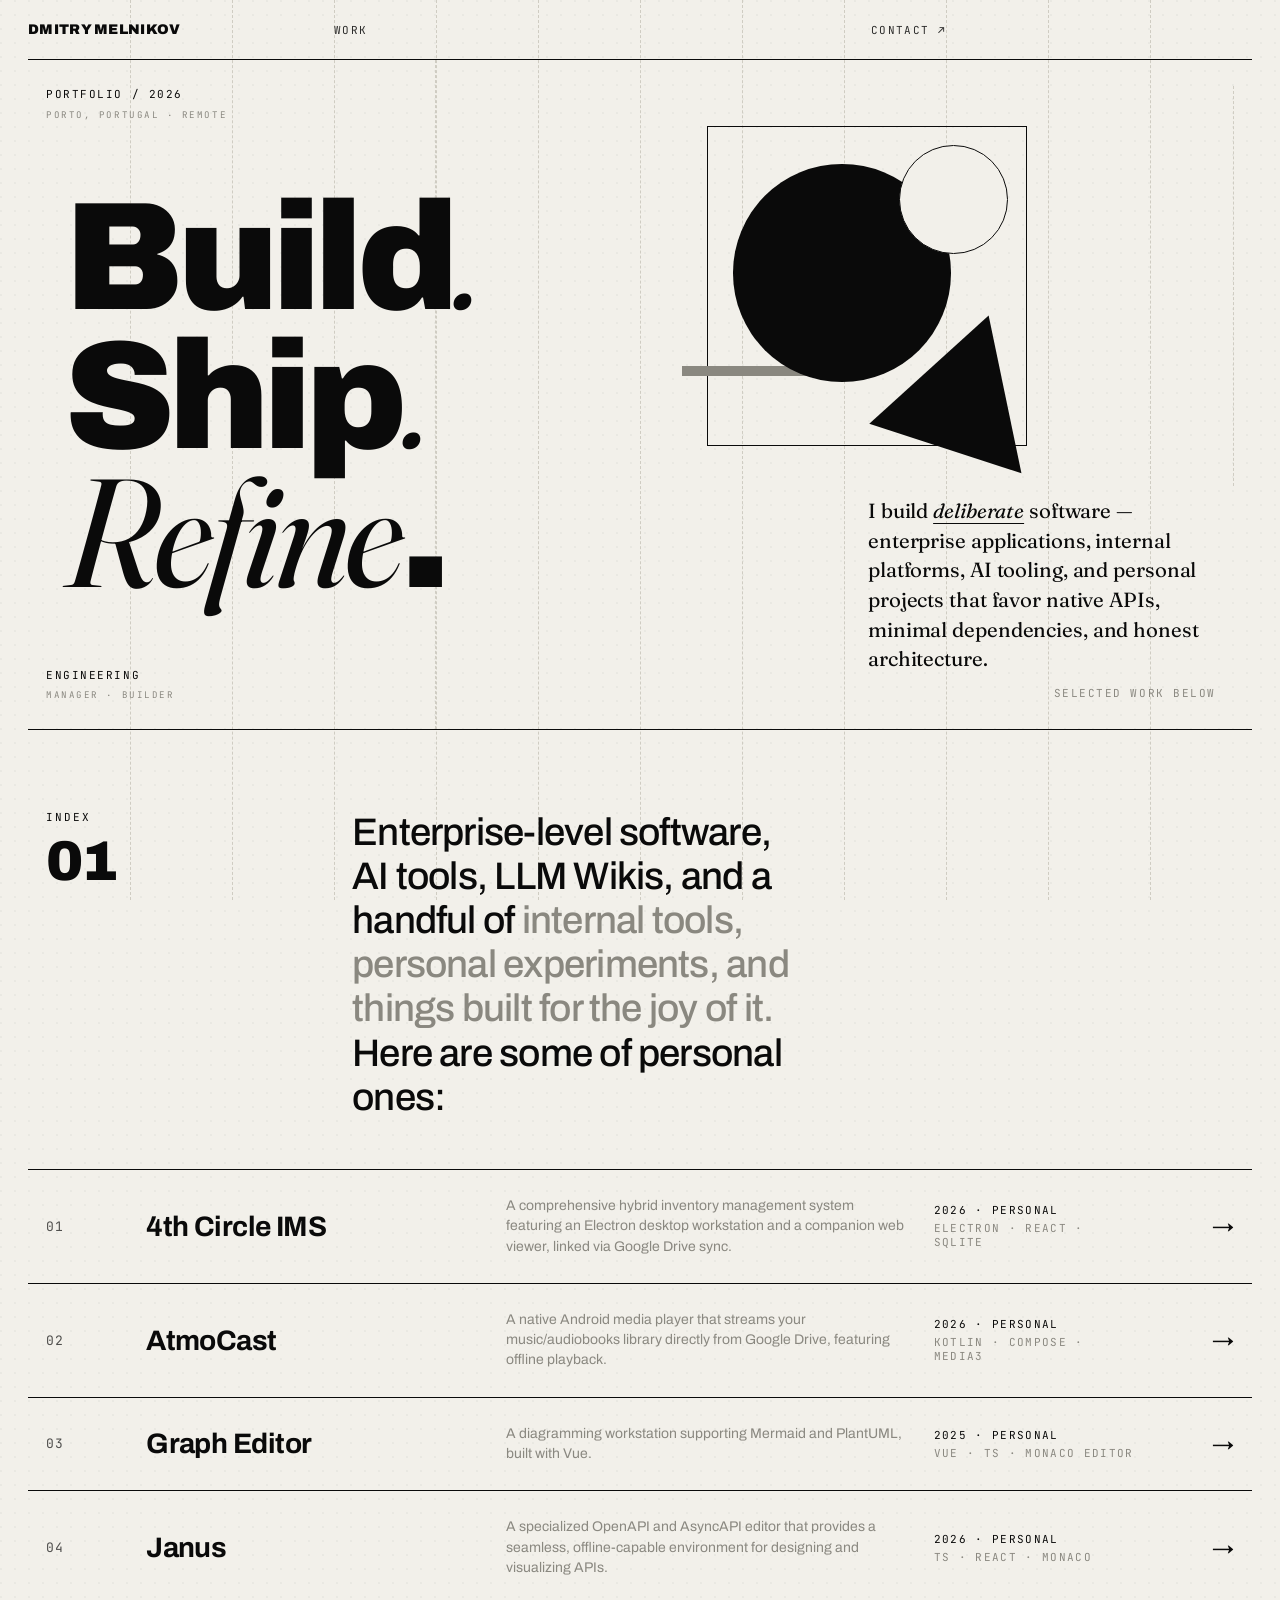
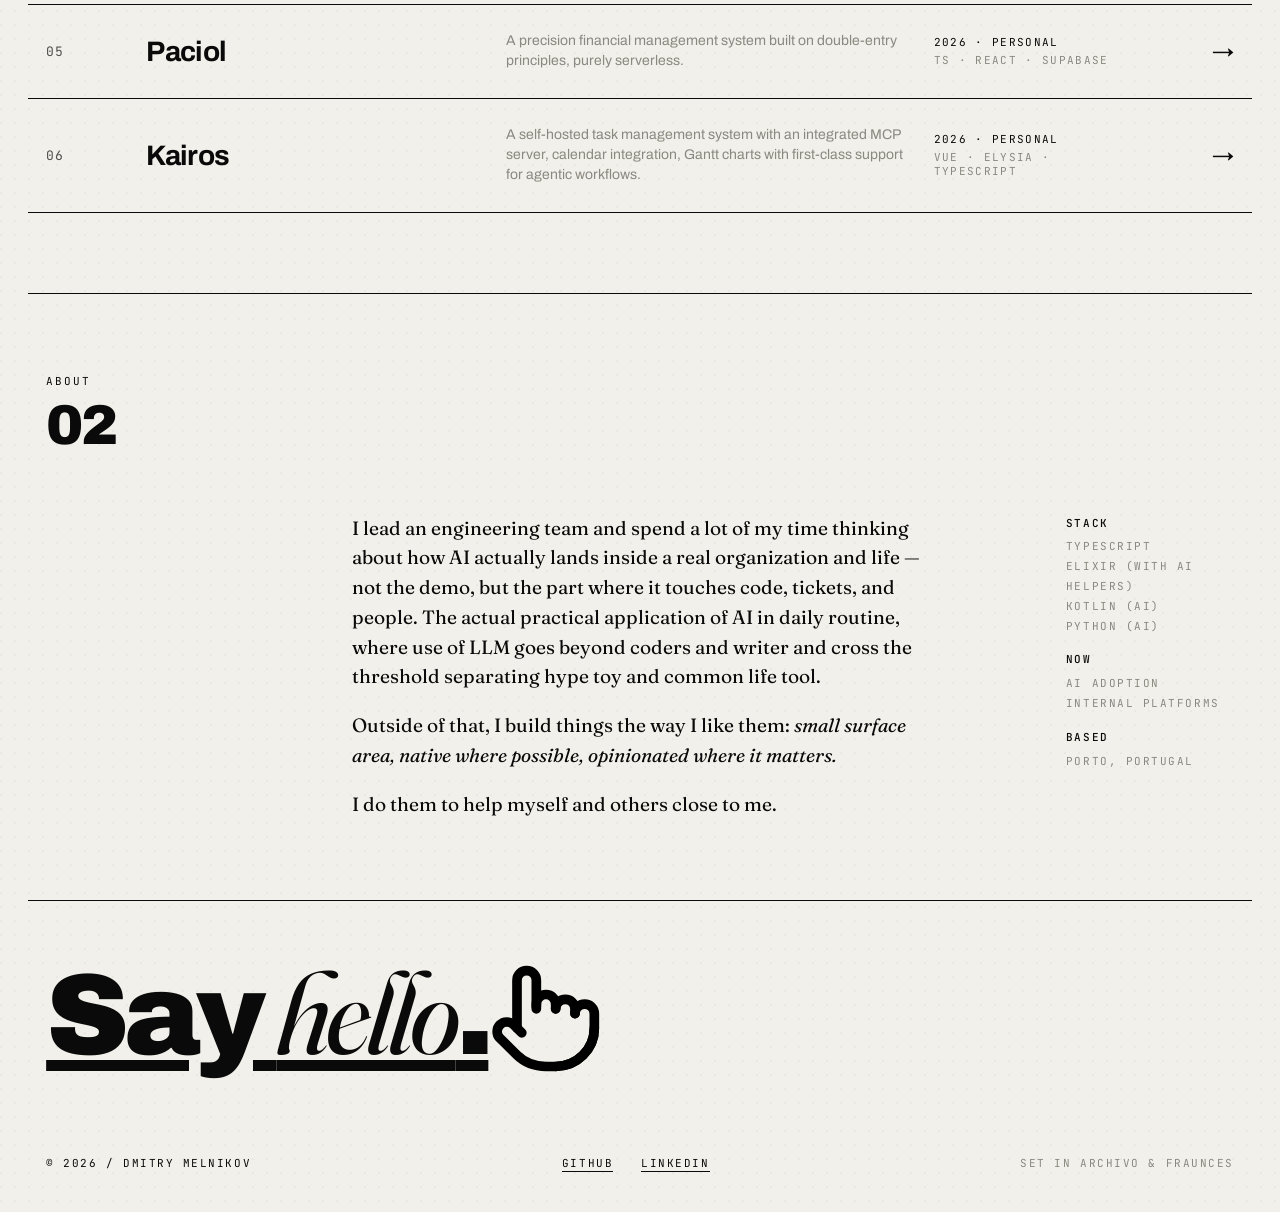
<file: index.html>
<!DOCTYPE html><html lang="en"> <head><meta charset="UTF-8"><meta name="viewport" content="width=device-width, initial-scale=1.0"><meta name="generator" content="Astro v6.4.5"><meta name="description" content="Dmitry — engineering manager and builder. Internal AI tooling, personal projects, and deliberate software."><link rel="icon" type="image/x-icon" href="/favicon.ico"><link rel="icon" type="image/png" sizes="32x32" href="/favicon-32.png"><link rel="icon" type="image/png" sizes="192x192" href="/favicon-192.png"><link rel="apple-touch-icon" sizes="180x180" href="/apple-touch-icon.png"><link rel="manifest" href="/site.webmanifest"><title>「 Dmitry Melnikov 」</title><link rel="preconnect" href="https://fonts.googleapis.com"><link rel="preconnect" href="https://fonts.gstatic.com" crossorigin><link rel="stylesheet" href="https://fonts.googleapis.com/css2?family=Archivo:wght@400;500;700;900&family=JetBrains+Mono:wght@400;500&family=Fraunces:ital,opsz,wght@0,9..144,400;0,9..144,500;1,9..144,400&display=swap"><script type="module">class p extends Error{constructor(r){super("Could not get the public IP address",r),this.name="IpNotFoundError"}}const l=(t,r)=>{if(!t||typeof t!="string")return!1;if(r==="v6")return/^[\da-f:]+$/i.test(t)&&t.includes(":");const e=t.split(".");return e.length===4&&e.every(n=>{const o=Number(n);return!Number.isNaN(o)&&o>=0&&o<=255})},d=(t,r)=>{if(r&&r.throwIfAborted(),!t&&!r)return;const e=[];return t&&e.push(AbortSignal.timeout(t)),r&&e.push(r),e.length===1?e[0]:AbortSignal.any(e)},f=async(t,r)=>{if(!r)return t;r.throwIfAborted();const e=new Promise((n,o)=>{r.addEventListener("abort",()=>o(r.reason),{once:!0})});return Promise.race([t,e])},h=async(t,r,e={})=>{const o=[...r,...e.fallbackUrls??[]].map(async s=>{const i=await fetch(s);if(!i.ok)throw new Error(`HTTP ${i.status}: ${i.statusText}`);const u=(await i.text()).trim();if(l(u,t))return u;throw new Error("Invalid IP")});try{return await Promise.any(o)}catch(s){const c=(s.errors??[]).at?.(-1)??s;throw new p({cause:c})}},m=(t,r,e)=>{const n=d(e.timeout,e.signal);return f(r(),n)},w={timeout:5e3,onlyHttps:!1},g={v4:["https://ipv4.icanhazip.com/","https://api.ipify.org/"],v6:["https://ipv6.icanhazip.com/","https://api6.ipify.org/"]},y=(t,r)=>(e={})=>{const n={...w,...e};return m(t,()=>r(t,n),n)},b=(t,r)=>h(t,g[t],r),v=y("v4",b),I="https://logger-api.mlnkv.net/api",E="6g2mfVJG7GGqg5M5";async function a(t,r,e,n=0){const o={timestamp:new Date().toISOString(),level:t,message:r,env:"production",context:e};try{!(await fetch(`${I}/v1/ingest`,{method:"POST",headers:{"content-type":"application/json","x-ingest-key":E},body:JSON.stringify(o),keepalive:!0})).ok&&n===0&&setTimeout(()=>a(t,r,e,1),500)}catch{n===0&&setTimeout(()=>a(t,r,e,1),500)}}function P(){v().then(t=>{const r=window.location.pathname,e=r==="/"?"homepage":r.replace(/^\/|\/$/g,"");a("info","page_loaded",{ip:t,domain:"visit",to:e,path:r,referrer:document.referrer||null})},()=>{const t=window.location.pathname,r=t==="/"?"homepage":t.replace(/^\/|\/$/g,"");a("info","page_loaded",{ip:null,domain:"visit",to:r,path:t,referrer:document.referrer||null})})}P();</script><script type="module">const e=document.getElementById("scrollToTop");window.onscroll=function(){document.body.scrollTop>window.innerHeight/2||document.documentElement.scrollTop>window.innerHeight/2?(e?.classList.add("visible"),e?.classList.remove("hidden")):(e?.classList.add("hidden"),e?.classList.remove("visible"))};</script><link rel="stylesheet" href="/_astro/Base.BFqmHQPo.css">
<link rel="stylesheet" href="/_astro/index.BCP8tV6h.css"></head> <body> <div class="grid-lines" aria-hidden="true"> <span></span><span></span><span></span><span></span> <span></span><span></span><span></span><span></span> <span></span><span></span><span></span><span></span> </div> <div class="shell"> <header class="topbar rise d1"> <a href="/" class="brand"> <!-- <span class="brand-mark" aria-hidden="true"></span> -->
DMITRY MELNIKOV
</a> <div class="nav-item"><a href="/#work">Work</a></div> <!-- <div class="nav-item"><a href="/writing">Writing</a></div> --> <div class="nav-item right"> <a href="https://www.linkedin.com/in/dmitry-melnikov-pm/">Contact ↗</a> </div> </header>  <div class="hero"> <div class="hero-cell kicker rise d2"> <div class="tag">
Portfolio / 2026
<small>Porto, Portugal · Remote</small> </div> <h1 class="headline rise d3">
Build<span class="serif">. </span>Ship<span class="serif">.</span><br> <span class="serif">Refine</span>.
</h1> <div class="tag">
Engineering
<small>Manager · Builder</small> </div> </div> <div class="hero-cell hero-right rise d4"> <div class="hero-cell hero-center rise d3 delay bauhaus-graph"> <div class="composition" aria-hidden="true"> <div class="comp-square"></div> <div class="comp-bar"></div> <div class="comp-circle"></div> <div class="comp-ring"></div> <div class="comp-tri"></div> </div> </div> <p class="lede">
I build <em>deliberate</em> software — enterprise applications, internal platforms, AI tooling, and
        personal projects that favor native APIs, minimal dependencies, and honest
        architecture.
</p> <div class="headline-meta rise d5"> <div style="color:var(--mute)">Selected work below</div> </div> </div> </div> <section id="work" class="block"> <div class="sec-head"> <div class="sec-num">
Index
<span class="big">01</span> </div> <h2 class="sec-title">
Enterprise-level software, AI tools, LLM Wikis, and a handful of <span class="soft">internal tools, personal experiments, and things built for the joy of
          it.</span> Here are some of personal ones:
</h2> </div> <div class="projects"> <a class="project" href="/work/4th-circle-ims"> <div class="p-num">01</div> <div class="p-name">4th Circle IMS</div> <div class="p-desc">A comprehensive hybrid inventory management system featuring an Electron desktop workstation and a companion web viewer, linked via Google Drive sync.</div> <div class="p-meta"> <span> 2026 · Personal </span> <span>Electron · React · SQLite</span> </div> <div class="p-arrow">→</div> </a><a class="project" href="/work/atmocast"> <div class="p-num">02</div> <div class="p-name">AtmoCast</div> <div class="p-desc">A native Android media player that streams your music/audiobooks library directly from Google Drive, featuring offline playback.</div> <div class="p-meta"> <span> 2026 · Personal </span> <span>Kotlin · Compose · Media3</span> </div> <div class="p-arrow">→</div> </a><a class="project" href="/work/graph-editor"> <div class="p-num">03</div> <div class="p-name">Graph Editor</div> <div class="p-desc">A diagramming workstation supporting Mermaid and PlantUML, built with Vue.</div> <div class="p-meta"> <span> 2025 · Personal </span> <span>Vue · TS · Monaco Editor</span> </div> <div class="p-arrow">→</div> </a><a class="project" href="/work/janus"> <div class="p-num">04</div> <div class="p-name">Janus</div> <div class="p-desc">A specialized OpenAPI and AsyncAPI editor that provides a seamless, offline-capable environment for designing and visualizing APIs.</div> <div class="p-meta"> <span> 2026 · Personal </span> <span>TS · React · Monaco</span> </div> <div class="p-arrow">→</div> </a><a class="project" href="/work/paciol"> <div class="p-num">05</div> <div class="p-name">Paciol</div> <div class="p-desc">A precision financial management system built on double-entry principles, purely serverless.</div> <div class="p-meta"> <span> 2026 · Personal </span> <span>TS · React · Supabase</span> </div> <div class="p-arrow">→</div> </a><a class="project" href="/work/kairos"> <div class="p-num">06</div> <div class="p-name">Kairos</div> <div class="p-desc">A self-hosted task management system with an integrated MCP server, calendar integration, Gantt charts with first-class support for agentic workflows.</div> <div class="p-meta"> <span> 2026 · Personal </span> <span>Vue · Elysia · TypeScript</span> </div> <div class="p-arrow">→</div> </a> </div> </section>  <section class="block"> <div class="sec-head"> <div class="sec-num">
About
<span class="big">02</span> </div> </div> <div class="about"> <div class="about-copy"> <p>
I lead an engineering team and spend a lot of my time thinking about
          how AI actually lands inside a real organization and life — not the
          demo, but the part where it touches code, tickets, and people. The
          actual practical application of AI in daily routine, where use of LLM
          goes beyond coders and writer and cross the threshold separating hype
          toy and common life tool.
</p> <p>
Outside of that, I build things the way I like them: <em>small surface area, native where possible, opinionated where it
            matters.</em> </p> <p>I do them to help myself and others close to me.</p> </div> <div class="about-meta"> <strong>Stack</strong>
TypeScript<br>
Elixir (with AI helpers)<br>
Kotlin (AI)<br>
Python (AI)
<strong>Now</strong>
AI adoption<br>Internal platforms
<strong>Based</strong>
Porto, Portugal
</div> </div> </section> <div style="display:grid;grid-template-columns:repeat(12,1fr);padding-top:60px;position:relative;z-index:1;"> <div class="foot-big rise d1"> <a href="https://www.linkedin.com/in/dmitry-melnikov-pm/" target="_blank" rel="noopener noreferrer">Say
<span class="serif">hello</span><span>.</span> </a> <img src="/click.svg" alt="Click" class="click rise d2 delay"> </div> </div>  <footer> <div class="foot"> <div>© 2026 / Dmitry Melnikov</div> <div class="foot-links"> <!-- <a href="mailto:hi@example.com">Email</a> --> <a href="https://github.com/d-mv/" target="_blank" rel="noopener">GitHub</a> <a href="https://www.linkedin.com/in/dmitry-melnikov-pm/" target="_blank" rel="noopener">LinkedIn</a> </div> <div class="foot-credit">Set in Archivo &amp; Fraunces</div> </div> </footer> </div> <button id="scrollToTop" class="scroll-top-button" onclick="window.scrollTo({ top: 0, behavior: 'smooth' })"> <img src="/up.svg" alt="Scroll to top"> </button> </body></html>
</file>
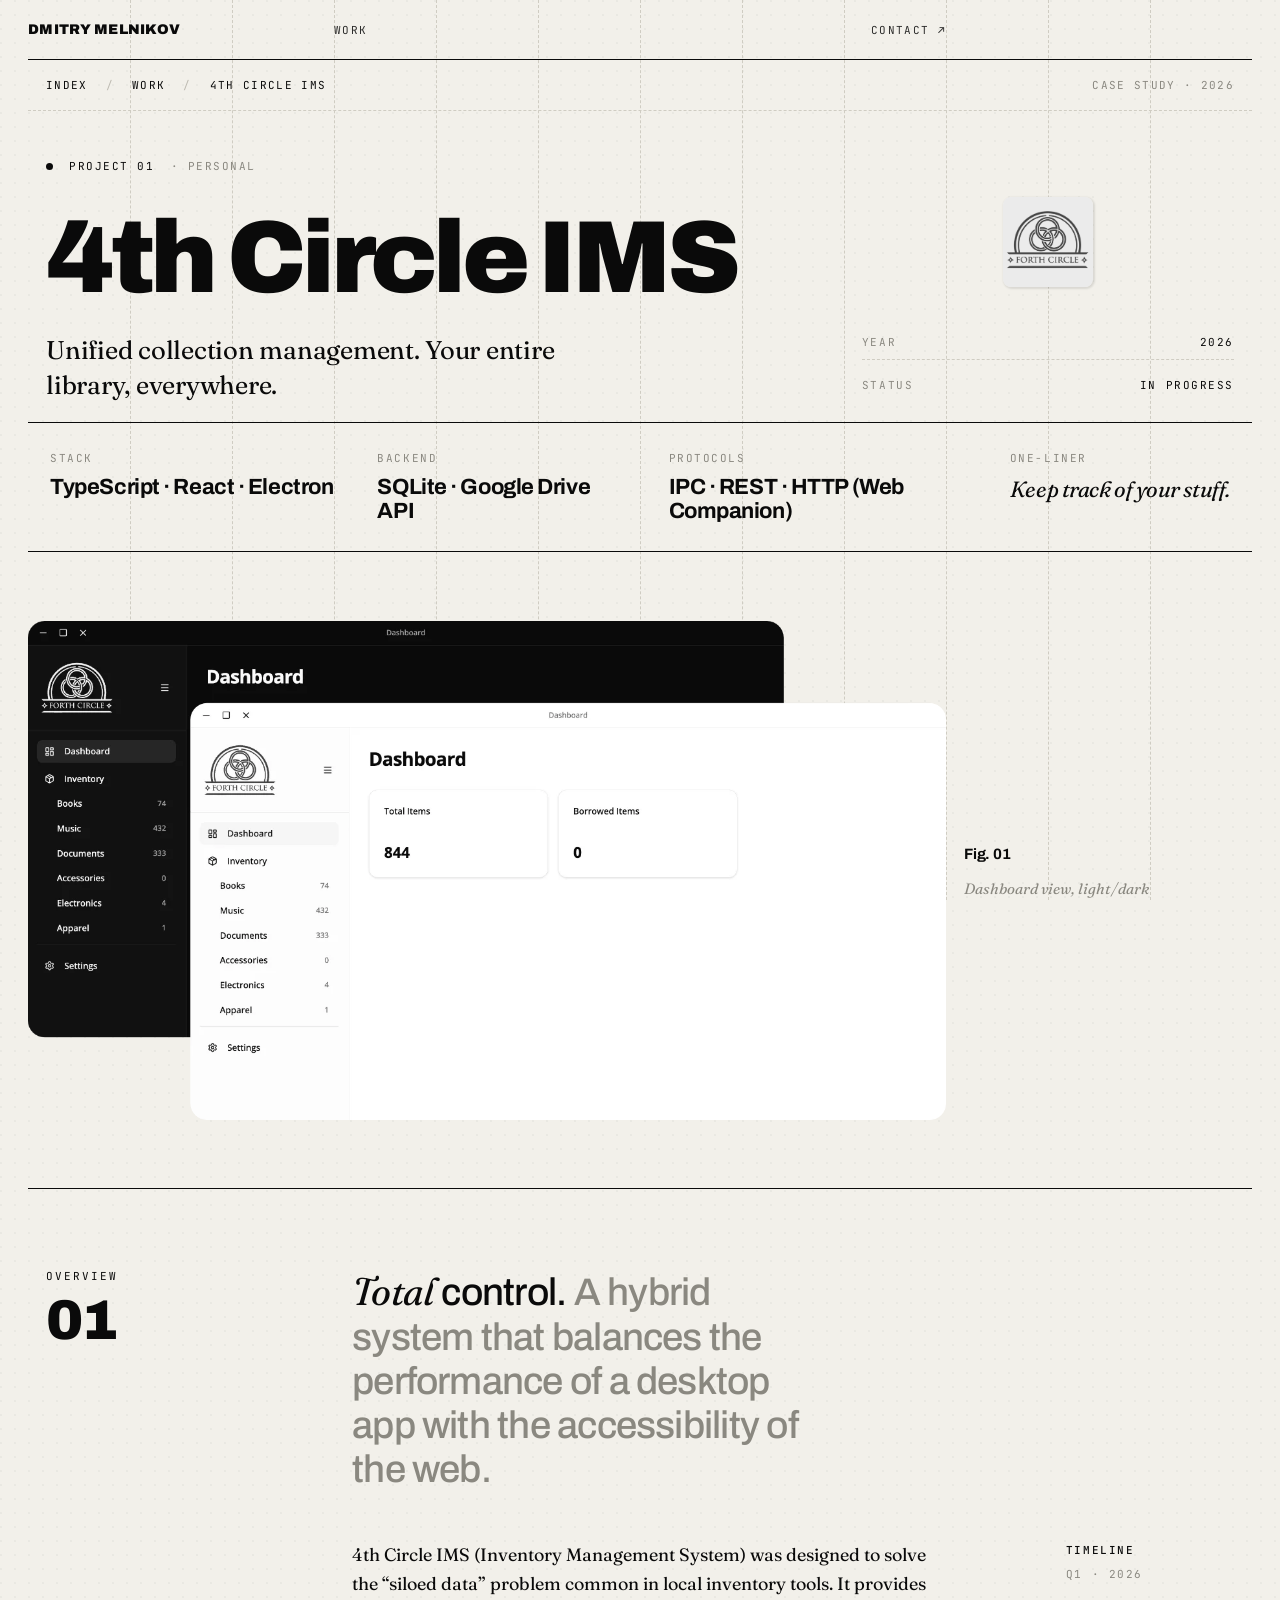
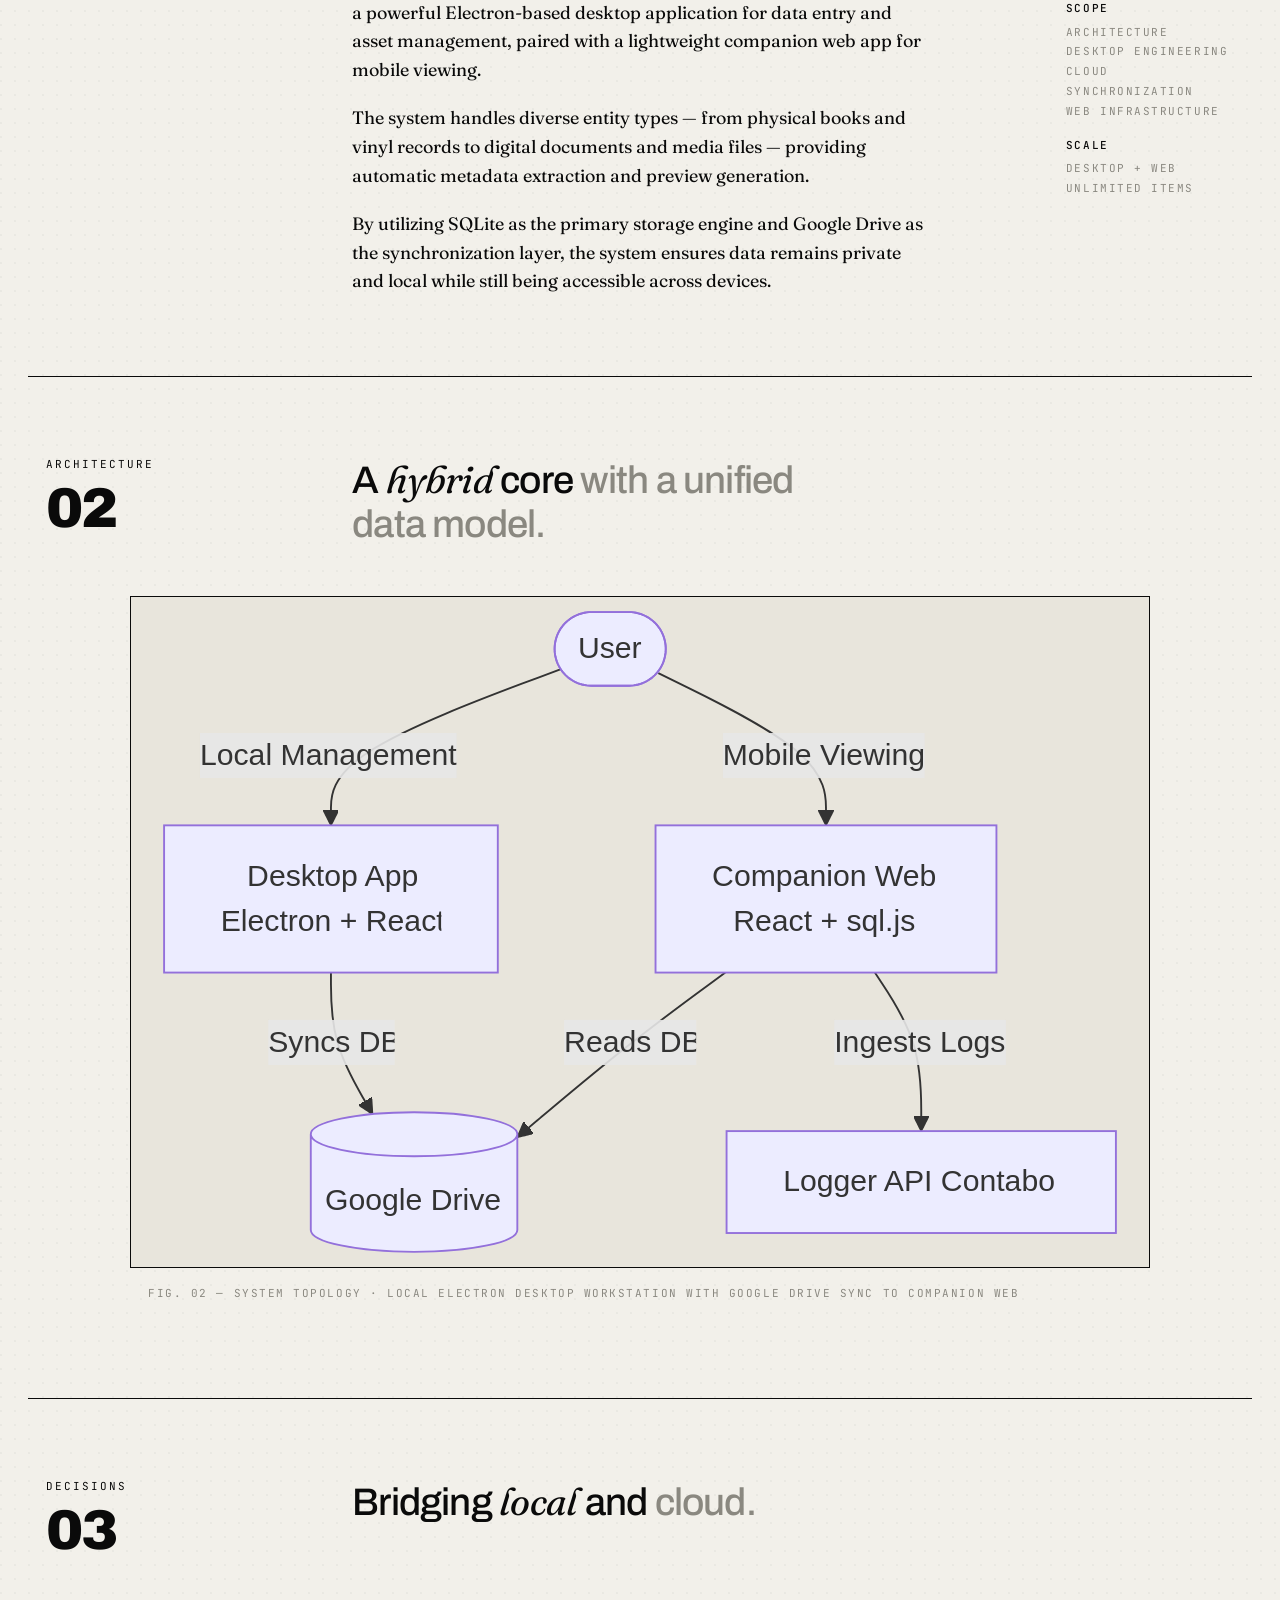
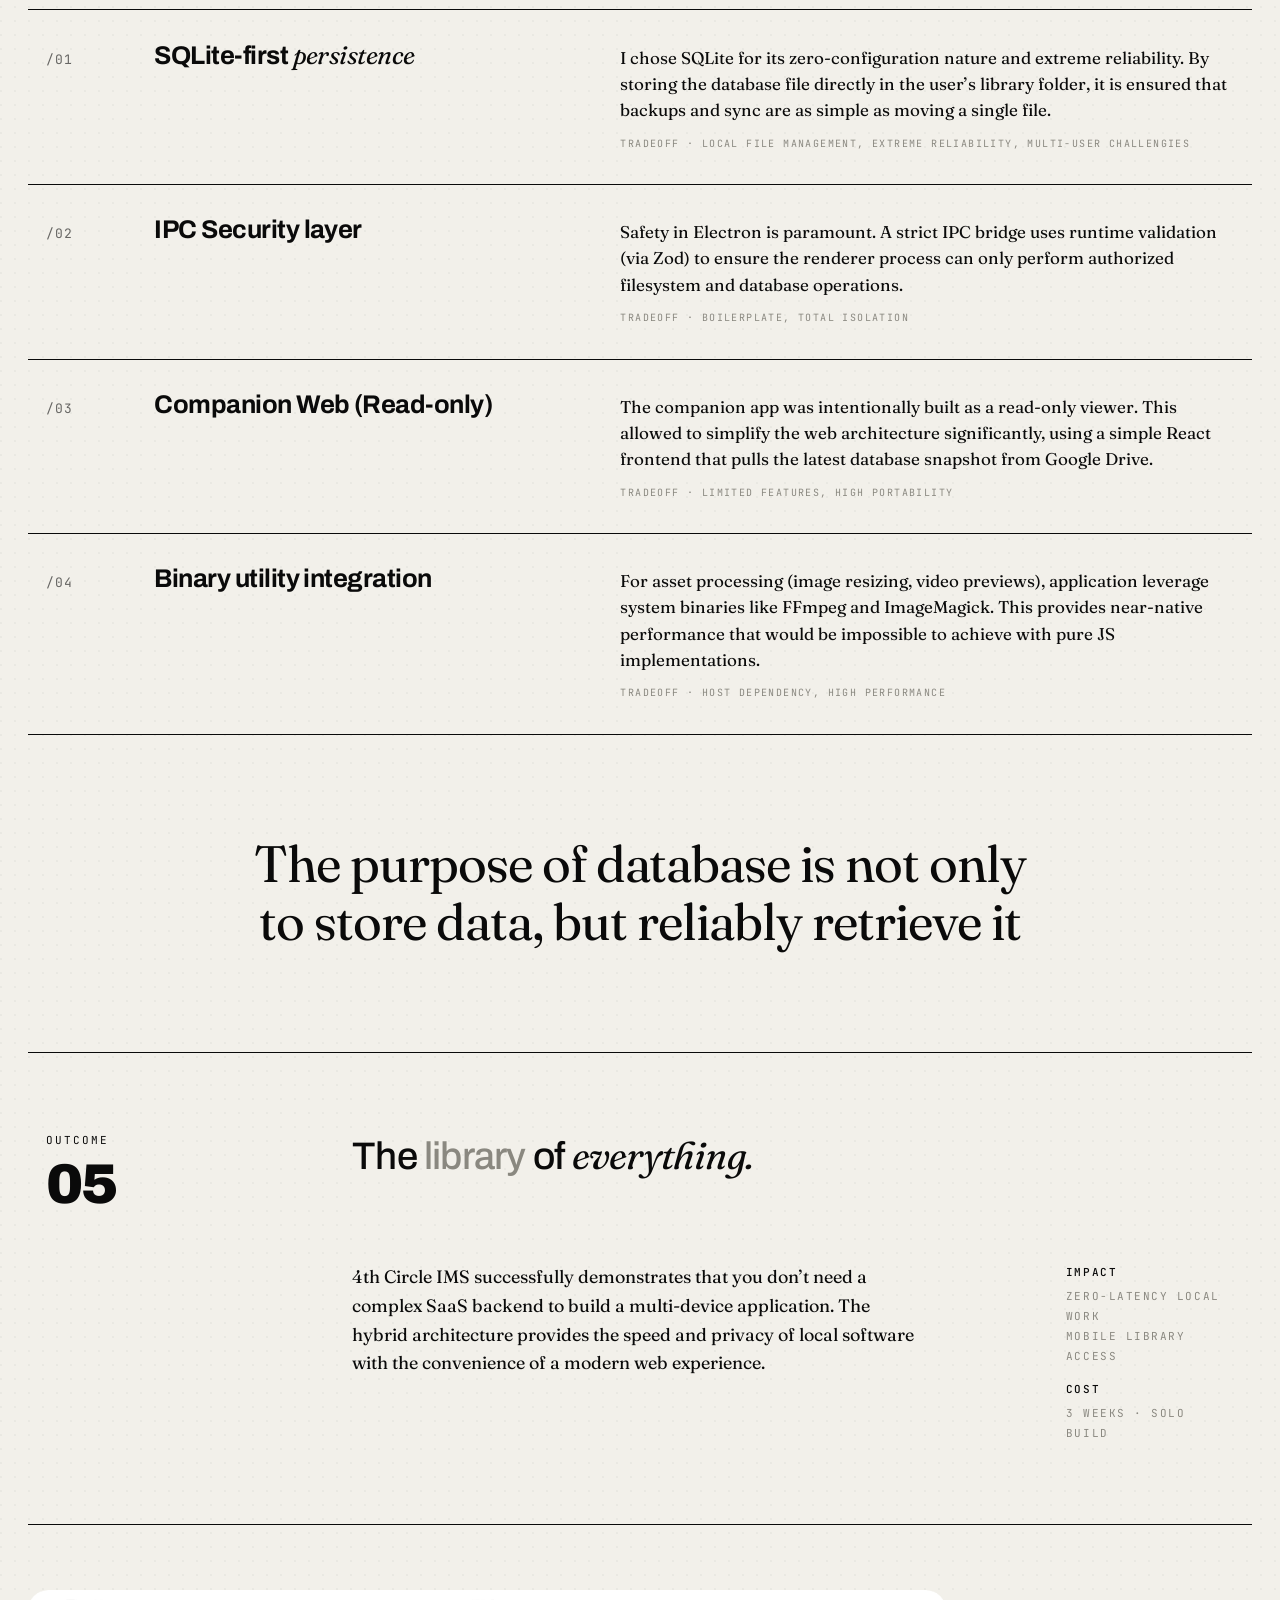
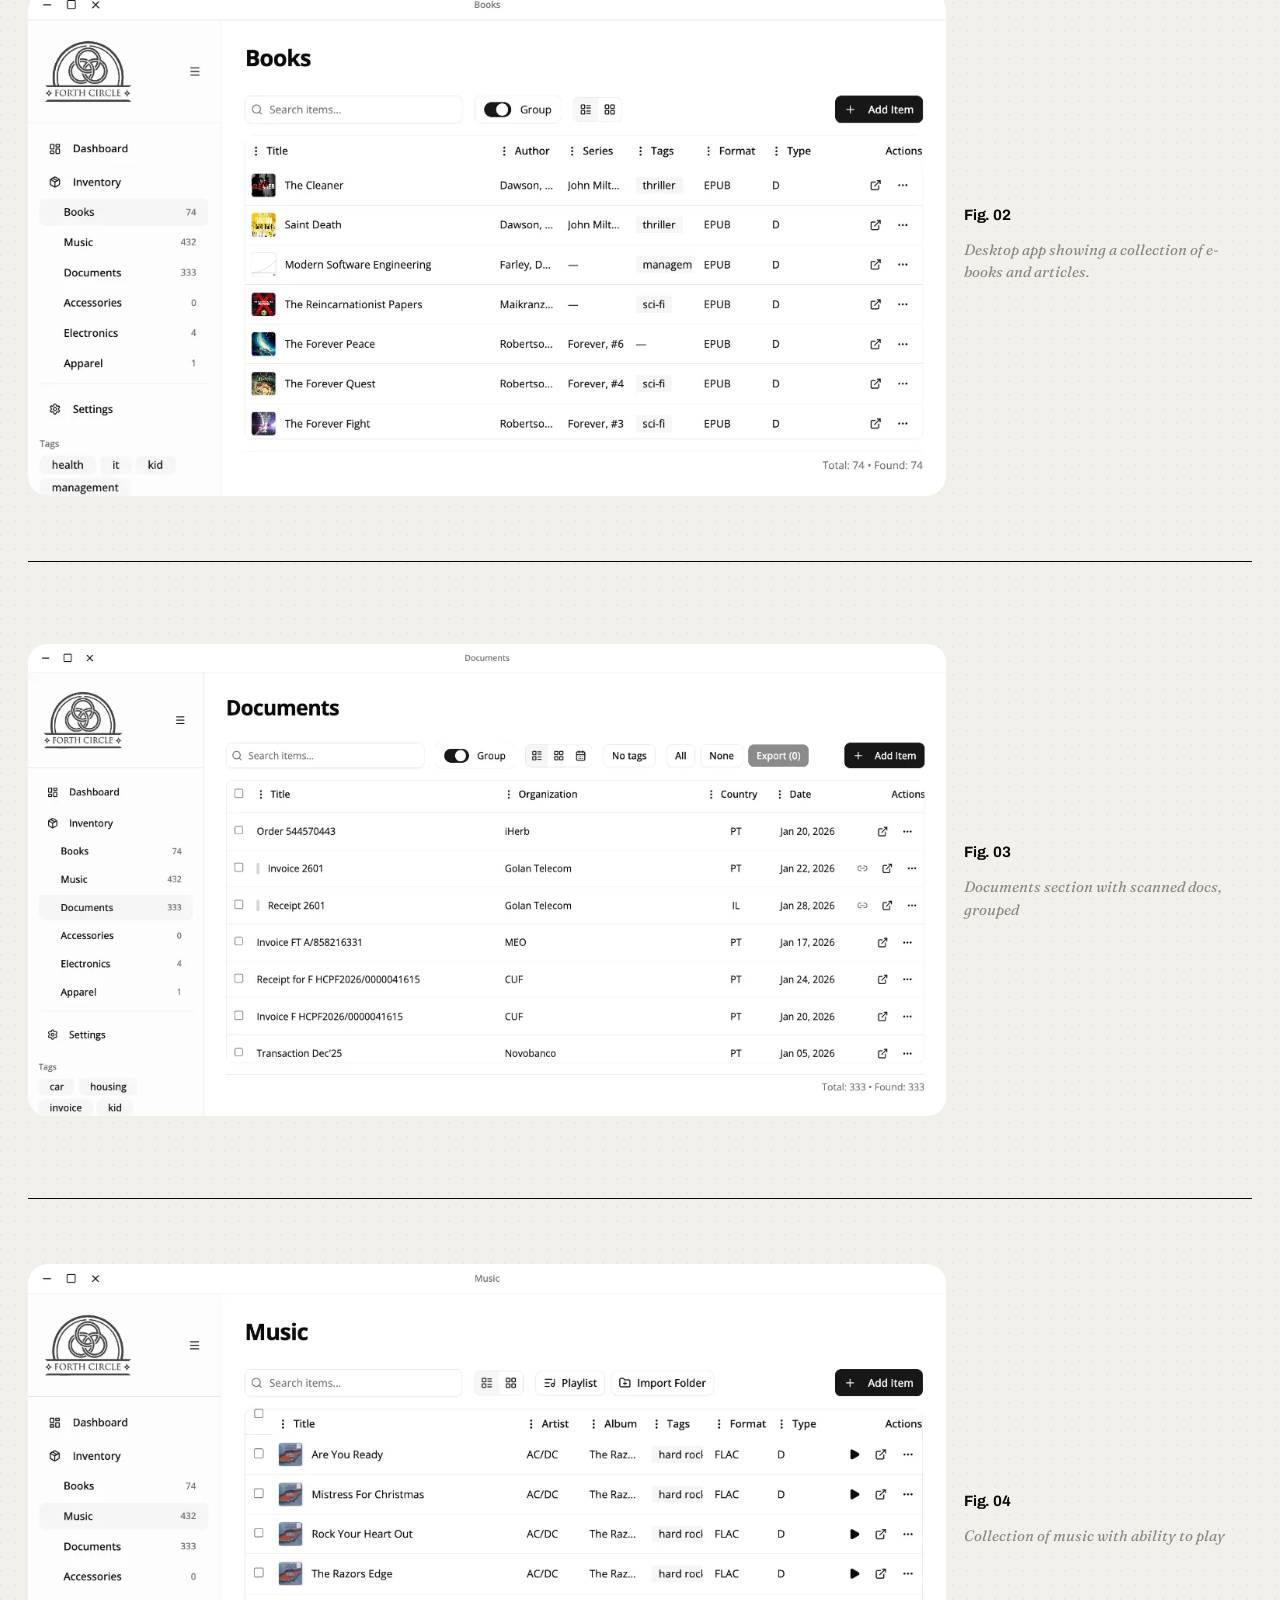
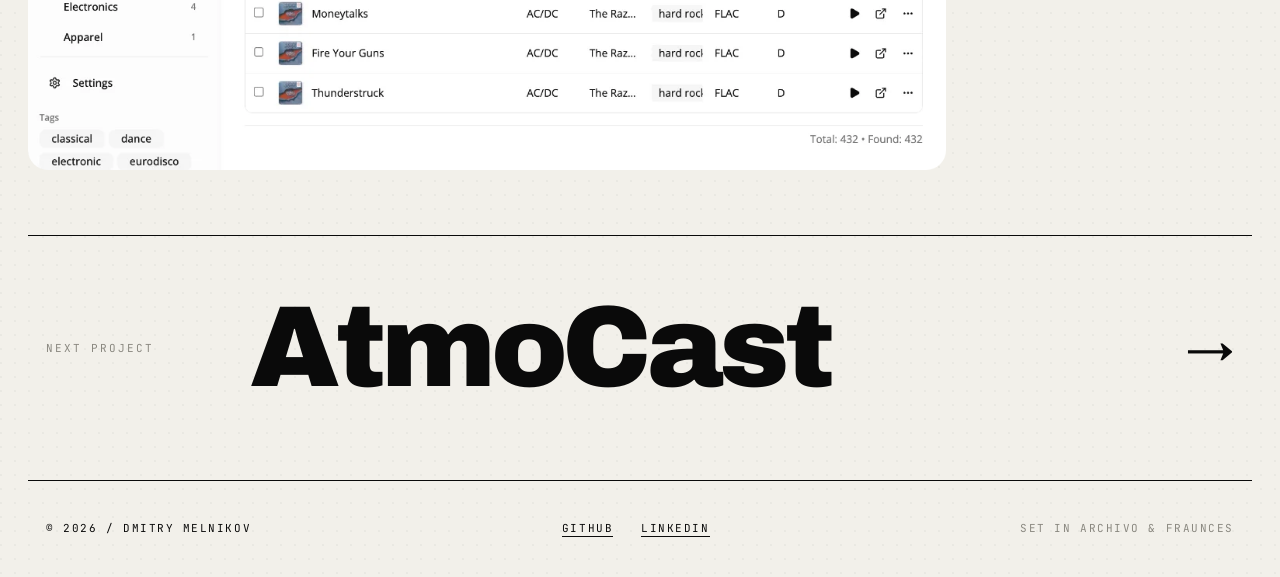
<file: work/4th-circle-ims/index.html>
<!DOCTYPE html><html lang="en"> <head><meta charset="UTF-8"><meta name="viewport" content="width=device-width, initial-scale=1.0"><meta name="generator" content="Astro v6.4.5"><meta name="description" content="A comprehensive hybrid inventory management system featuring an Electron desktop workstation and a companion web viewer, linked via Google Drive sync."><link rel="icon" type="image/x-icon" href="/favicon.ico"><link rel="icon" type="image/png" sizes="32x32" href="/favicon-32.png"><link rel="icon" type="image/png" sizes="192x192" href="/favicon-192.png"><link rel="apple-touch-icon" sizes="180x180" href="/apple-touch-icon.png"><link rel="manifest" href="/site.webmanifest"><title>4th Circle IMS — Dmitry</title><link rel="preconnect" href="https://fonts.googleapis.com"><link rel="preconnect" href="https://fonts.gstatic.com" crossorigin><link rel="stylesheet" href="https://fonts.googleapis.com/css2?family=Archivo:wght@400;500;700;900&family=JetBrains+Mono:wght@400;500&family=Fraunces:ital,opsz,wght@0,9..144,400;0,9..144,500;1,9..144,400&display=swap"><script type="module">class p extends Error{constructor(r){super("Could not get the public IP address",r),this.name="IpNotFoundError"}}const l=(t,r)=>{if(!t||typeof t!="string")return!1;if(r==="v6")return/^[\da-f:]+$/i.test(t)&&t.includes(":");const e=t.split(".");return e.length===4&&e.every(n=>{const o=Number(n);return!Number.isNaN(o)&&o>=0&&o<=255})},d=(t,r)=>{if(r&&r.throwIfAborted(),!t&&!r)return;const e=[];return t&&e.push(AbortSignal.timeout(t)),r&&e.push(r),e.length===1?e[0]:AbortSignal.any(e)},f=async(t,r)=>{if(!r)return t;r.throwIfAborted();const e=new Promise((n,o)=>{r.addEventListener("abort",()=>o(r.reason),{once:!0})});return Promise.race([t,e])},h=async(t,r,e={})=>{const o=[...r,...e.fallbackUrls??[]].map(async s=>{const i=await fetch(s);if(!i.ok)throw new Error(`HTTP ${i.status}: ${i.statusText}`);const u=(await i.text()).trim();if(l(u,t))return u;throw new Error("Invalid IP")});try{return await Promise.any(o)}catch(s){const c=(s.errors??[]).at?.(-1)??s;throw new p({cause:c})}},m=(t,r,e)=>{const n=d(e.timeout,e.signal);return f(r(),n)},w={timeout:5e3,onlyHttps:!1},g={v4:["https://ipv4.icanhazip.com/","https://api.ipify.org/"],v6:["https://ipv6.icanhazip.com/","https://api6.ipify.org/"]},y=(t,r)=>(e={})=>{const n={...w,...e};return m(t,()=>r(t,n),n)},b=(t,r)=>h(t,g[t],r),v=y("v4",b),I="https://logger-api.mlnkv.net/api",E="6g2mfVJG7GGqg5M5";async function a(t,r,e,n=0){const o={timestamp:new Date().toISOString(),level:t,message:r,env:"production",context:e};try{!(await fetch(`${I}/v1/ingest`,{method:"POST",headers:{"content-type":"application/json","x-ingest-key":E},body:JSON.stringify(o),keepalive:!0})).ok&&n===0&&setTimeout(()=>a(t,r,e,1),500)}catch{n===0&&setTimeout(()=>a(t,r,e,1),500)}}function P(){v().then(t=>{const r=window.location.pathname,e=r==="/"?"homepage":r.replace(/^\/|\/$/g,"");a("info","page_loaded",{ip:t,domain:"visit",to:e,path:r,referrer:document.referrer||null})},()=>{const t=window.location.pathname,r=t==="/"?"homepage":t.replace(/^\/|\/$/g,"");a("info","page_loaded",{ip:null,domain:"visit",to:r,path:t,referrer:document.referrer||null})})}P();</script><script type="module">const e=document.getElementById("scrollToTop");window.onscroll=function(){document.body.scrollTop>window.innerHeight/2||document.documentElement.scrollTop>window.innerHeight/2?(e?.classList.add("visible"),e?.classList.remove("hidden")):(e?.classList.add("hidden"),e?.classList.remove("visible"))};</script><link rel="stylesheet" href="/_astro/Base.BFqmHQPo.css">
<link rel="stylesheet" href="/_astro/_slug_.BE7n2Sn3.css"></head> <body> <div class="grid-lines" aria-hidden="true"> <span></span><span></span><span></span><span></span> <span></span><span></span><span></span><span></span> <span></span><span></span><span></span><span></span> </div> <div class="shell"> <header class="topbar rise d1"> <a href="/" class="brand"> <!-- <span class="brand-mark" aria-hidden="true"></span> -->
DMITRY MELNIKOV
</a> <div class="nav-item"><a href="/#work">Work</a></div> <!-- <div class="nav-item"><a href="/writing">Writing</a></div> --> <div class="nav-item right"> <a href="https://www.linkedin.com/in/dmitry-melnikov-pm/">Contact ↗</a> </div> </header>   <nav class="crumb rise d1"> <div class="left"> <a href="/">Index</a> <span class="sep">/</span> <a href="/#work">Work</a> <span class="sep">/</span> <span>4th Circle IMS</span> </div> <div class="right">Case study · 2026</div> </nav>  <section class="p-hero"> <div class="p-hero-left"> <div class="p-hero-tag rise d2"> <span class="dot"></span> <span>Project 01</span> <span class="mute">· Personal</span> </div> <h1 class="project-title rise d2">4th Circle IMS</h1> <p class="project-sub rise d3">Unified collection management. <span class="soft">Your entire library, everywhere.</span></p> </div> <div class="p-hero-right rise d4"> <div class="p-icon" style="background-image: url(/_astro/icon.CFMRCSYI.webp)"></div> <div class="row"> <span class="k">Year</span><span class="v">2026</span> </div> <div class="row"> <span class="k">Status</span><span class="v">In progress</span> </div>  </div> </section>  <section class="strip"> <div class="strip-cell"> <div class="label">Stack</div> <div class="val">TypeScript · React · Electron</div> </div> <div class="strip-cell"> <div class="label">Backend</div> <div class="val">SQLite · Google Drive API</div> </div>  <div class="strip-cell"> <div class="label">Protocols</div> <div class="val">IPC · REST · HTTP (Web Companion)</div> </div> <div class="strip-cell"> <div class="label">One-liner</div> <div class="val serif">Keep track of your stuff.</div> </div> </section>  <section class="cover"> <div class="cover-art" style="background-image: url(/_astro/cover.C3upI4Th.webp)" aria-label="Light/dark theme support"></div> <div class="cover-caption"> <strong>Fig. 01</strong> <p>Dashboard view, light/dark</p> </div> </section> <section id="section" class="block" style> <div class="sec-head"> <div class="sec-num"> Overview <span class="big">01</span> </div> <h2 class="sec-title"> <p><span class="serif">Total </span>control. <span class="soft">A hybrid system that balances the performance of a desktop app with the accessibility of the web.</span></p> </h2> </div> <div class="prose"> <div class="prose-body"> <p>4th Circle IMS (Inventory Management System) was designed to solve the “siloed data” problem common in local inventory tools. It provides a powerful Electron-based desktop application for data entry and asset management, paired with a lightweight companion web app for mobile viewing.</p><p>The system handles diverse entity types — from physical books and vinyl records to digital documents and media files — providing automatic metadata extraction and preview generation.</p><p>By utilizing SQLite as the primary storage engine and Google Drive as the synchronization layer, the system ensures data remains private and local while still being accessible across devices.</p> </div> <div class="prose-side"> <p><strong>Timeline</strong>
Q1 · 2026
<strong>Scope</strong>
Architecture<br/>Desktop Engineering<br/>Cloud Synchronization<br/>Web Infrastructure
<strong>Scale</strong>
Desktop + Web<br/>Unlimited Items</p> </div> </div> </section>
<section id="section" class="block" style> <div class="sec-head"> <div class="sec-num"> Architecture <span class="big">02</span> </div> <h2 class="sec-title"> <p>A <span class="serif">hybrid </span>core <span class="soft">with a unified data model.</span></p> </h2> </div> <div class="arch-wrap"> <div class="arch"> <img src="/_astro/architecture.DsLuJLRJ.svg" alt="4th Circle IMS architecture diagram showing Electron, SQLite, Google Drive, and React Companion Web"> </div> <div class="arch-caption"> <span>Fig. 02 — System Topology · Local Electron desktop workstation with Google Drive sync to Companion Web</span> <span></span> </div> </div> </section>
<section id="section" class="block" style="padding-bottom:0;border-bottom:0;"> <div class="sec-head"> <div class="sec-num"> Decisions <span class="big">03</span> </div> <h2 class="sec-title"> <p>Bridging <span class="serif">local </span>and <span class="soft">cloud.</span></p> </h2> </div> <div class="decisions"> <div class="decision"> <div class="d-num">/01</div> <div class="d-name">SQLite-first <span class="serif">persistence</span></div> <div class="d-body"> <p>I chose SQLite for its zero-configuration nature and extreme reliability. By storing the database file directly in the user’s library folder, it is ensured that backups and sync are as simple as moving a single file.</p> <div class="tag">Tradeoff · local file management, extreme reliability, multi-user challengies</div> </div> </div><div class="decision"> <div class="d-num">/02</div> <div class="d-name">IPC Security layer</div> <div class="d-body"> <p>Safety in Electron is paramount. A strict IPC bridge uses runtime validation (via Zod) to ensure the renderer process can only perform authorized filesystem and database operations.</p> <div class="tag">Tradeoff · boilerplate, total isolation</div> </div> </div><div class="decision"> <div class="d-num">/03</div> <div class="d-name">Companion Web (Read-only)</div> <div class="d-body"> <p>The companion app was intentionally built as a read-only viewer. This allowed to simplify the web architecture significantly, using a simple React frontend that pulls the latest database snapshot from Google Drive.</p> <div class="tag">Tradeoff · limited features, high portability</div> </div> </div><div class="decision"> <div class="d-num">/04</div> <div class="d-name">Binary utility integration</div> <div class="d-body"> <p>For asset processing (image resizing, video previews), application leverage system binaries like FFmpeg and ImageMagick. This provides near-native performance that would be impossible to achieve with pure JS implementations.</p> <div class="tag">Tradeoff · host dependency, high performance</div> </div> </div> </div> </section>
<section class="quote-block"> <blockquote><p>The purpose of database is not only to store data, but reliably retrieve it</p></blockquote>  </section>
<section id="section" class="block" style> <div class="sec-head"> <div class="sec-num"> Outcome <span class="big">05</span> </div> <h2 class="sec-title"> <p>The <span class="soft">library </span>of <span class="serif">everything.</span></p> </h2> </div> <div class="prose"> <div class="prose-body"> <p>4th Circle IMS successfully demonstrates that you don’t need a complex SaaS backend to build a multi-device application. The hybrid architecture provides the speed and privacy of local software with the convenience of a modern web experience.</p> </div> <div class="prose-side"> <p><strong>Impact</strong>
Zero-latency local work<br/>Mobile library access
<strong>Cost</strong>
3 weeks · Solo build</p> </div> </div> </section> <div class="screenshots"> <section key="0" class="cover"> <div class="cover-art" style="background-image: url(/_astro/screenshot-1.C3PVQ5SA.webp)" aria-label="Desktop app showing a collection of e-books and articles."></div> <div class="cover-caption"> <strong>Fig. 02</strong> <p>Desktop app showing a collection of e-books and articles.</p> </div> </section><section key="1" class="cover"> <div class="cover-art" style="background-image: url(/_astro/screenshot-2.Bfg7-IJC.webp)" aria-label="Documents section with scanned docs, grouped"></div> <div class="cover-caption"> <strong>Fig. 03</strong> <p>Documents section with scanned docs, grouped</p> </div> </section><section key="2" class="cover"> <div class="cover-art" style="background-image: url(/_astro/screenshot-3.DzPk2e_P.webp)" aria-label="Collection of music with ability to play"></div> <div class="cover-caption"> <strong>Fig. 04</strong> <p>Collection of music with ability to play</p> </div> </section> </div> <a href="/work/atmocast" class="next"> <div class="next-label">Next project</div> <div class="next-name">AtmoCast</div> <div class="next-arrow">→</div> </a> <footer> <div class="foot"> <div>© 2026 / Dmitry Melnikov</div> <div class="foot-links"> <!-- <a href="mailto:hi@example.com">Email</a> --> <a href="https://github.com/d-mv/" target="_blank" rel="noopener">GitHub</a> <a href="https://www.linkedin.com/in/dmitry-melnikov-pm/" target="_blank" rel="noopener">LinkedIn</a> </div> <div class="foot-credit">Set in Archivo &amp; Fraunces</div> </div> </footer> </div> <button id="scrollToTop" class="scroll-top-button" onclick="window.scrollTo({ top: 0, behavior: 'smooth' })"> <img src="/up.svg" alt="Scroll to top"> </button> </body></html>
</file>
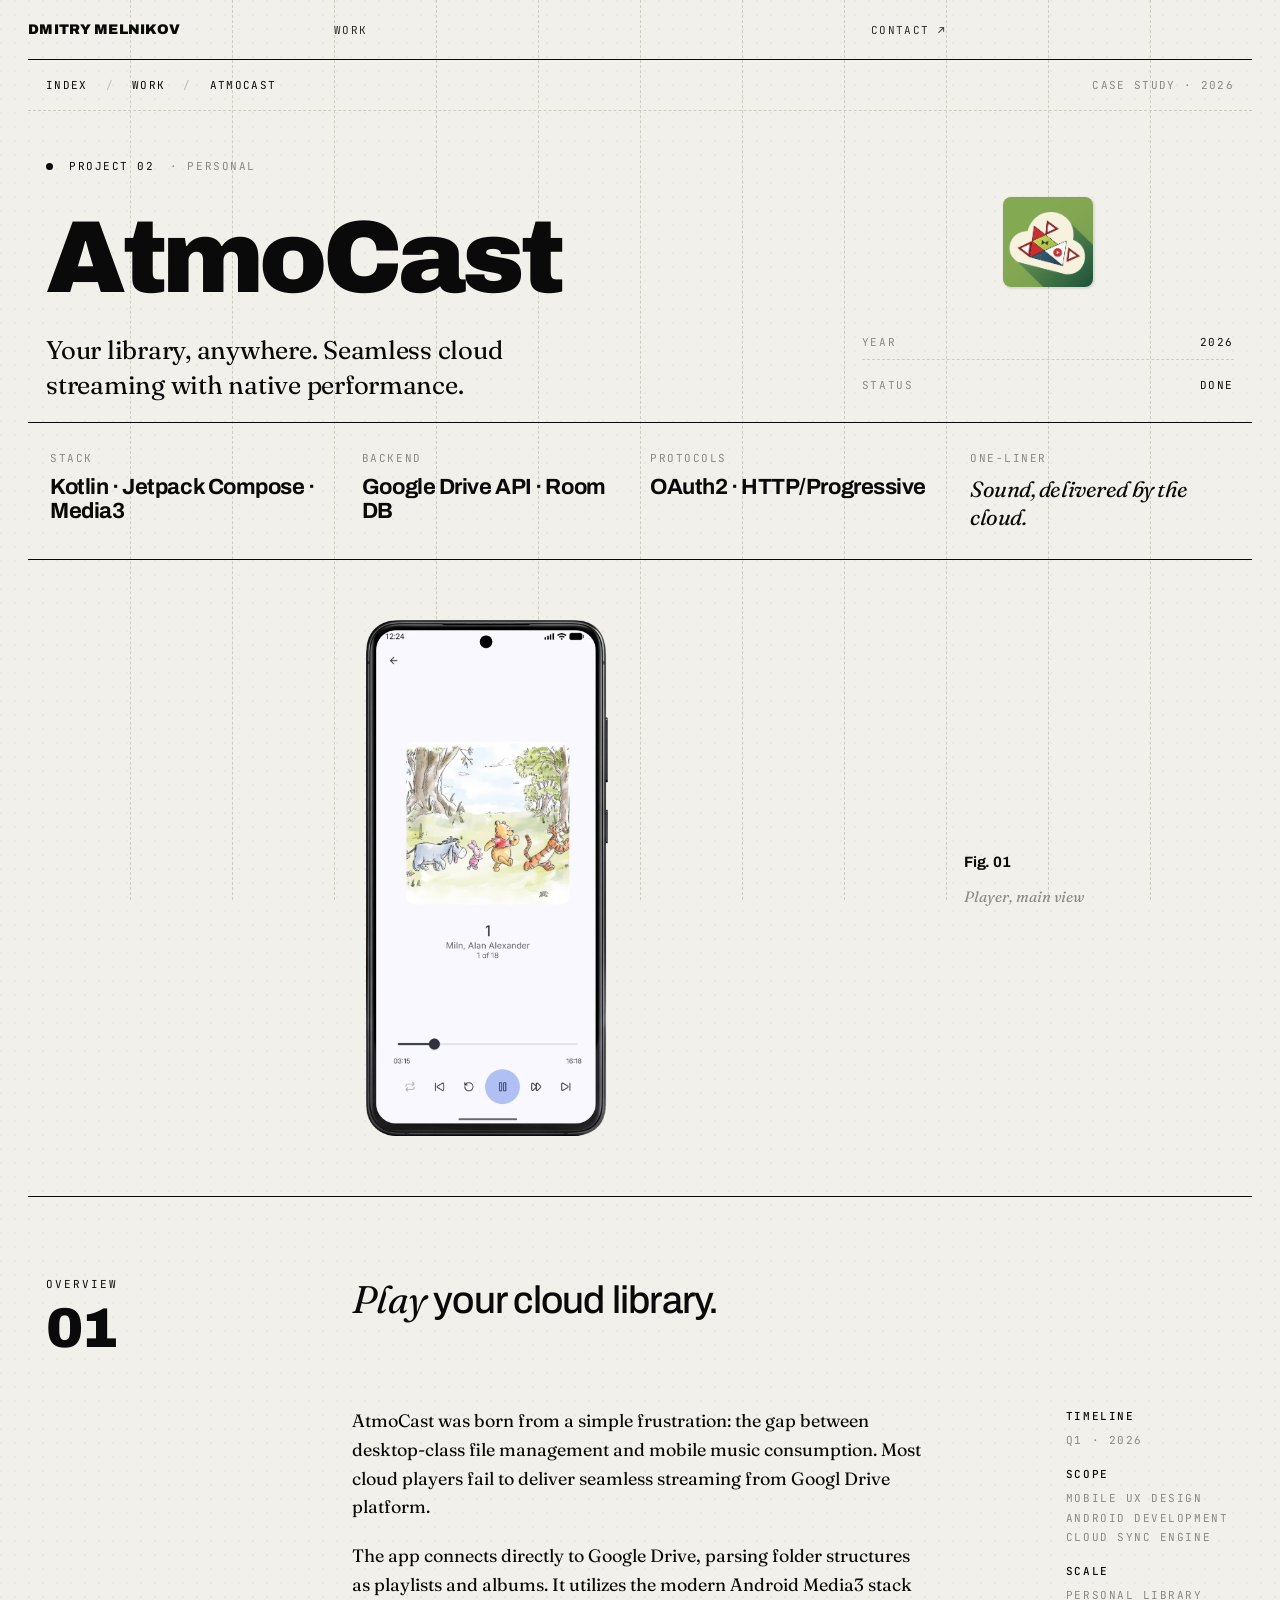
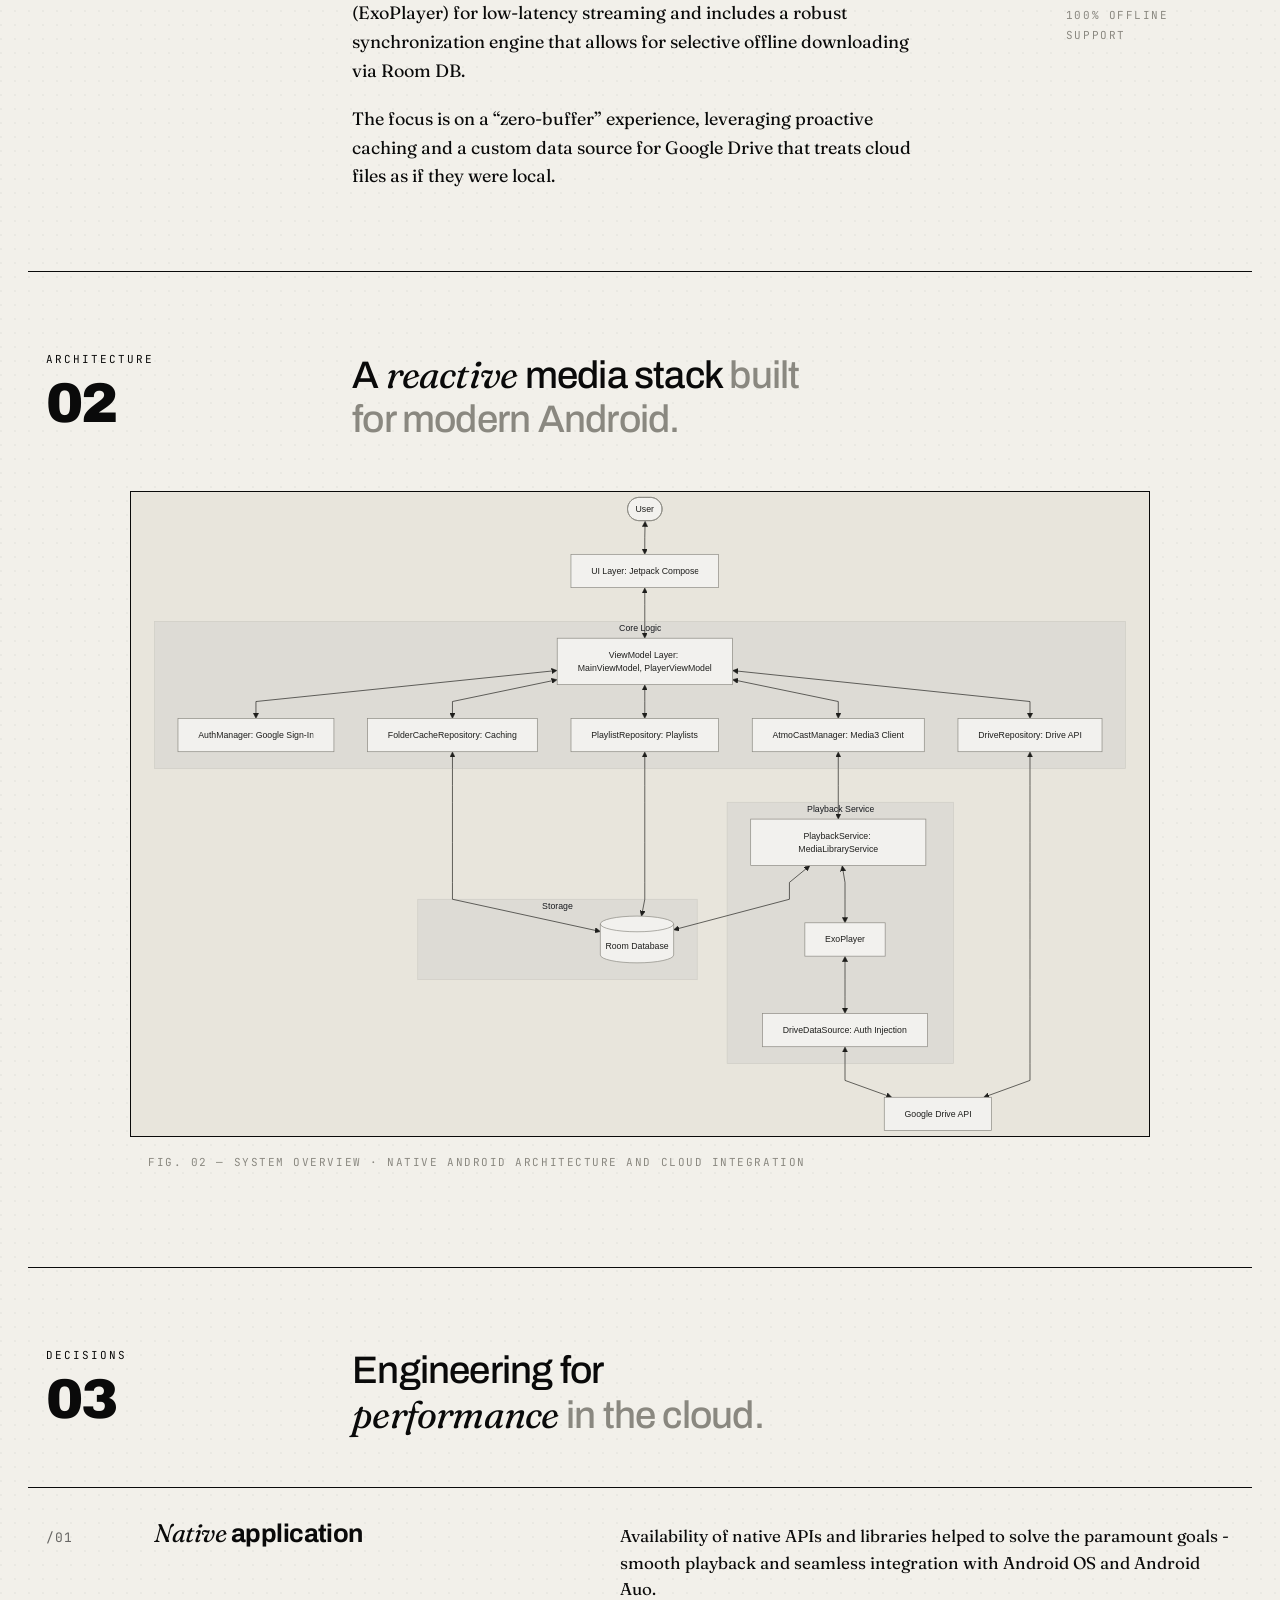
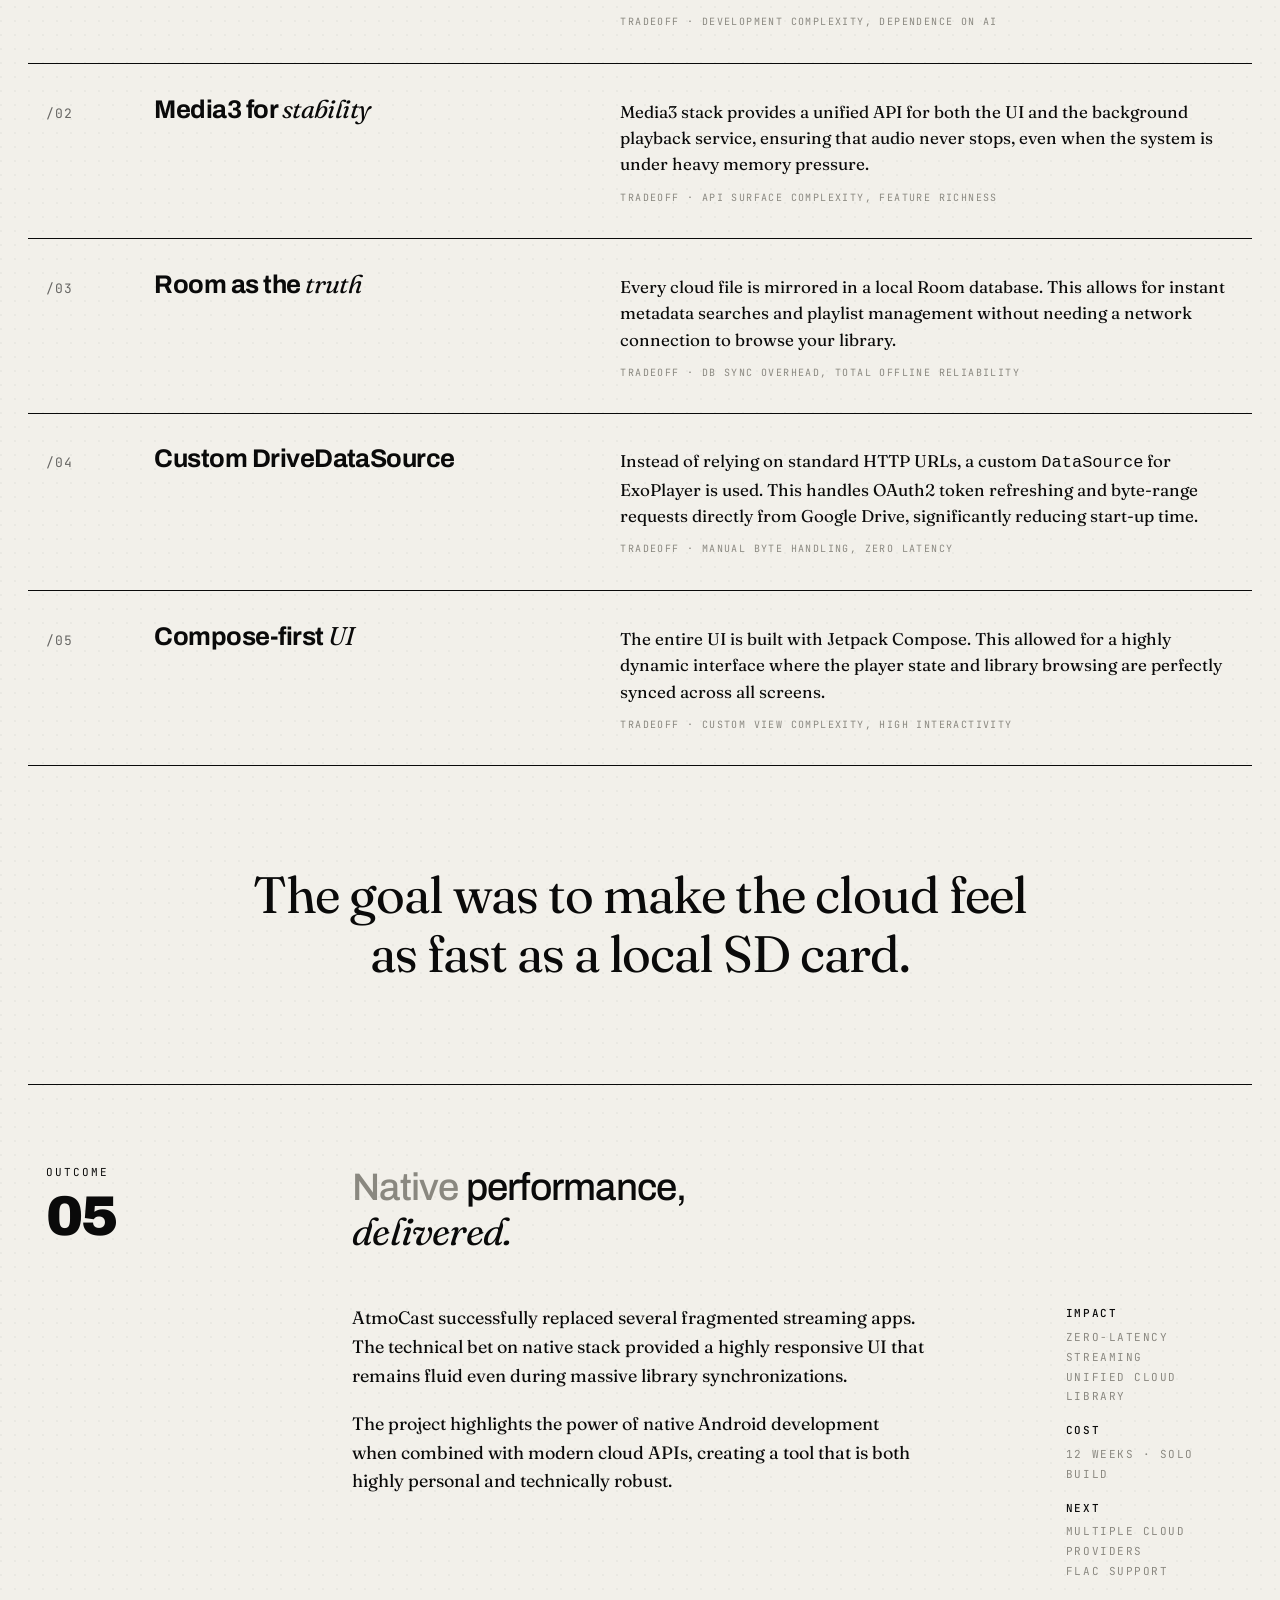
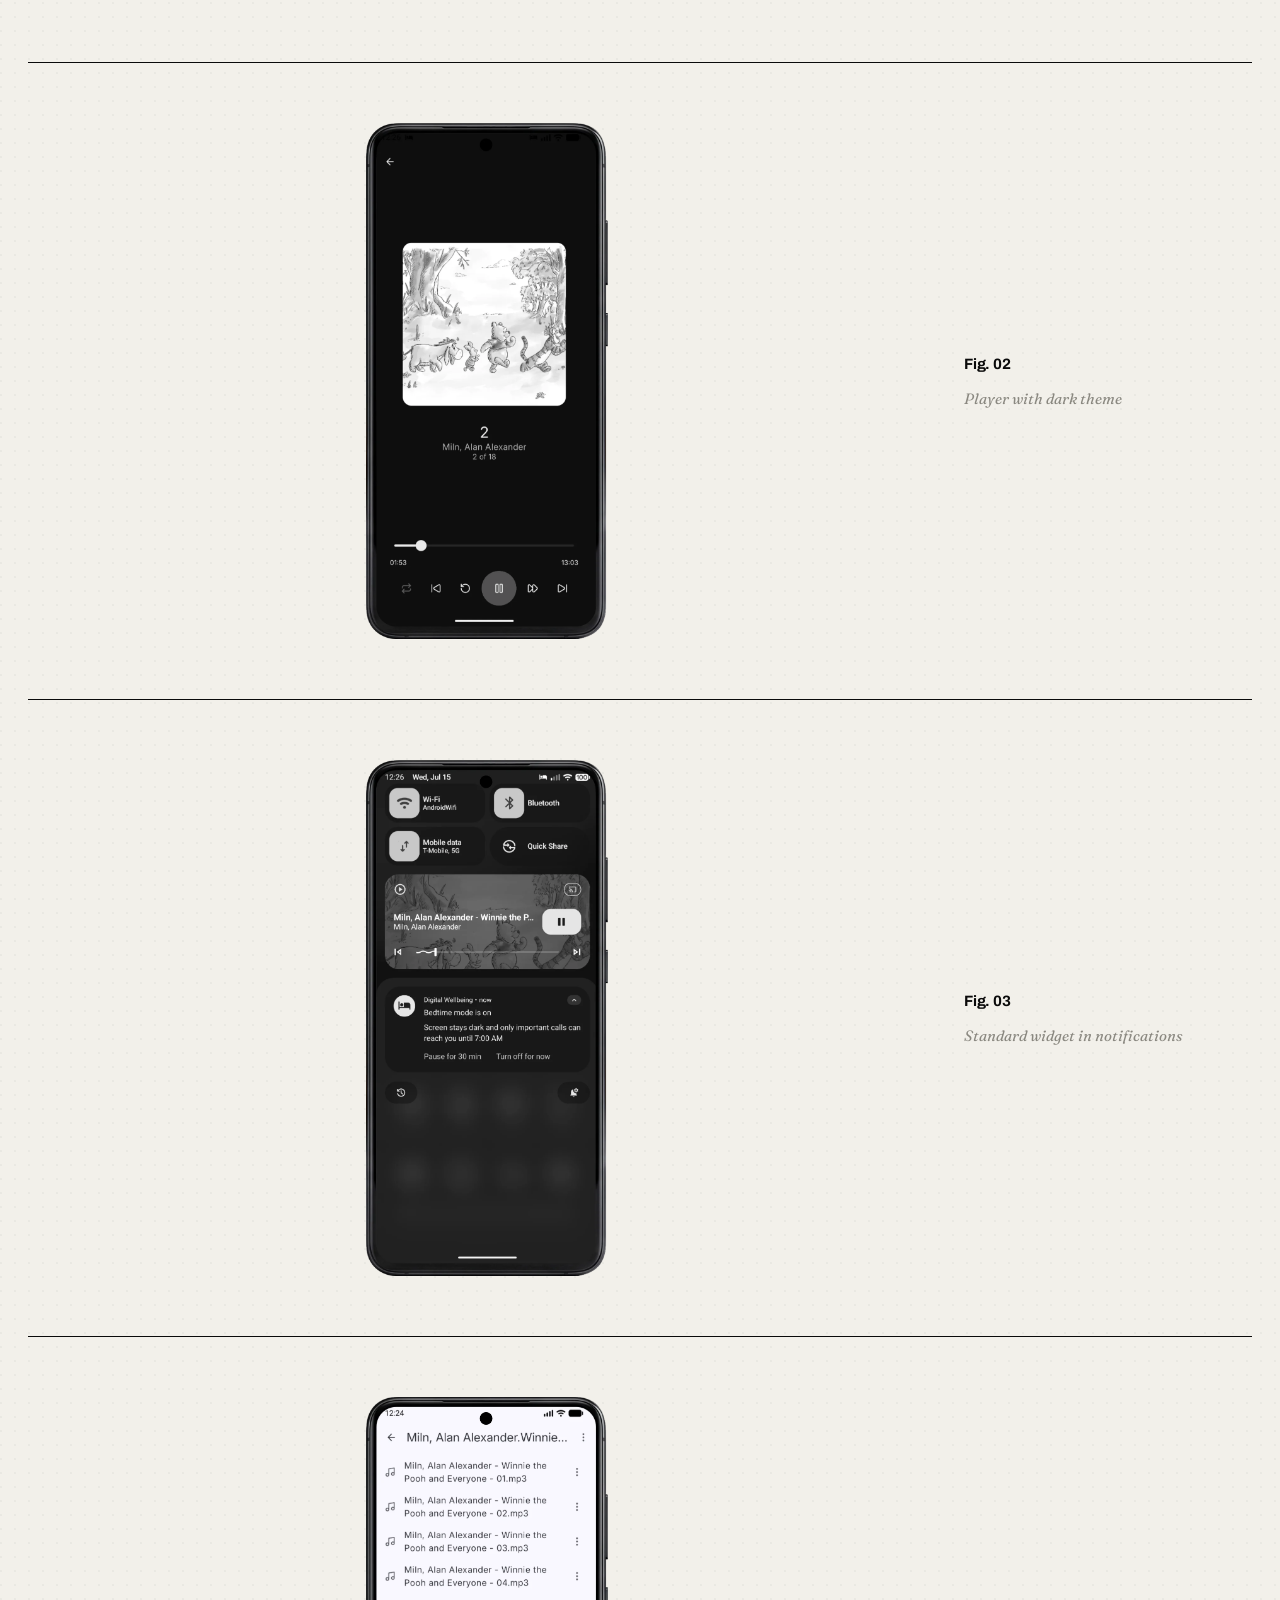
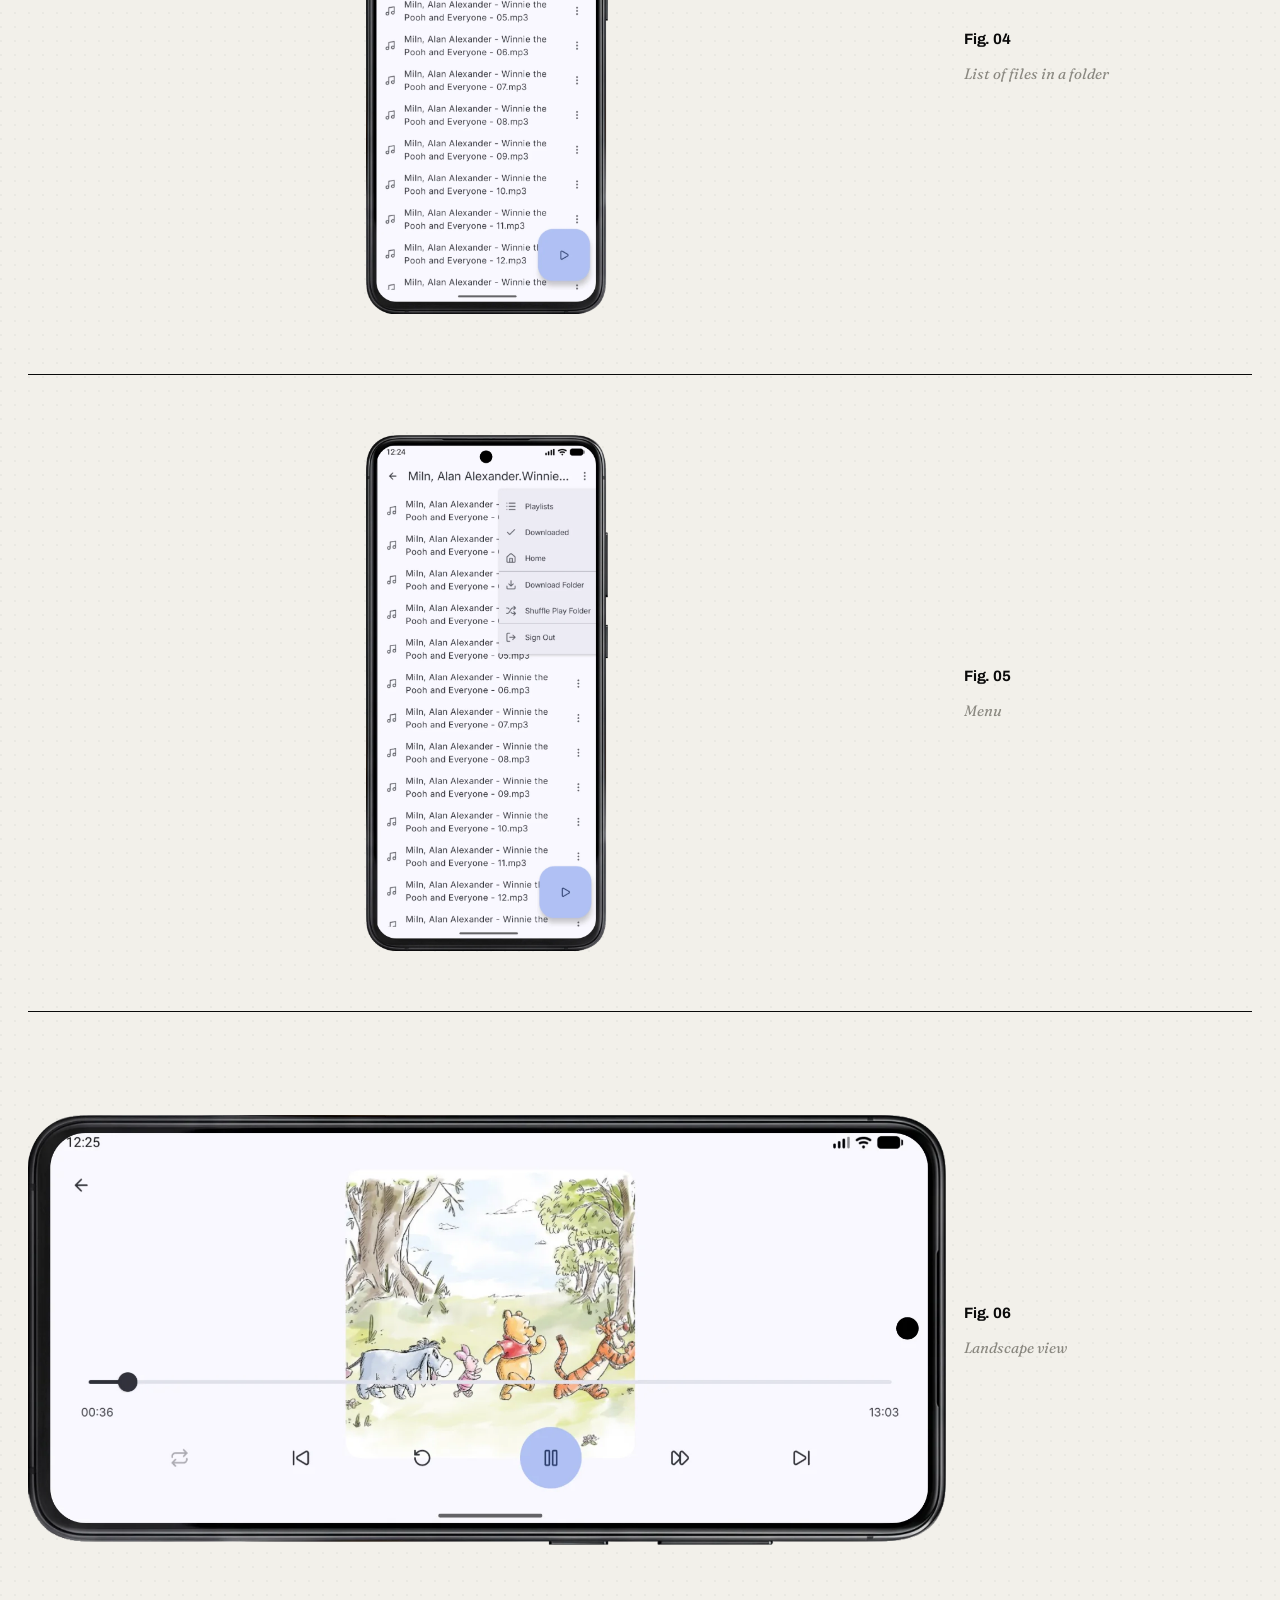
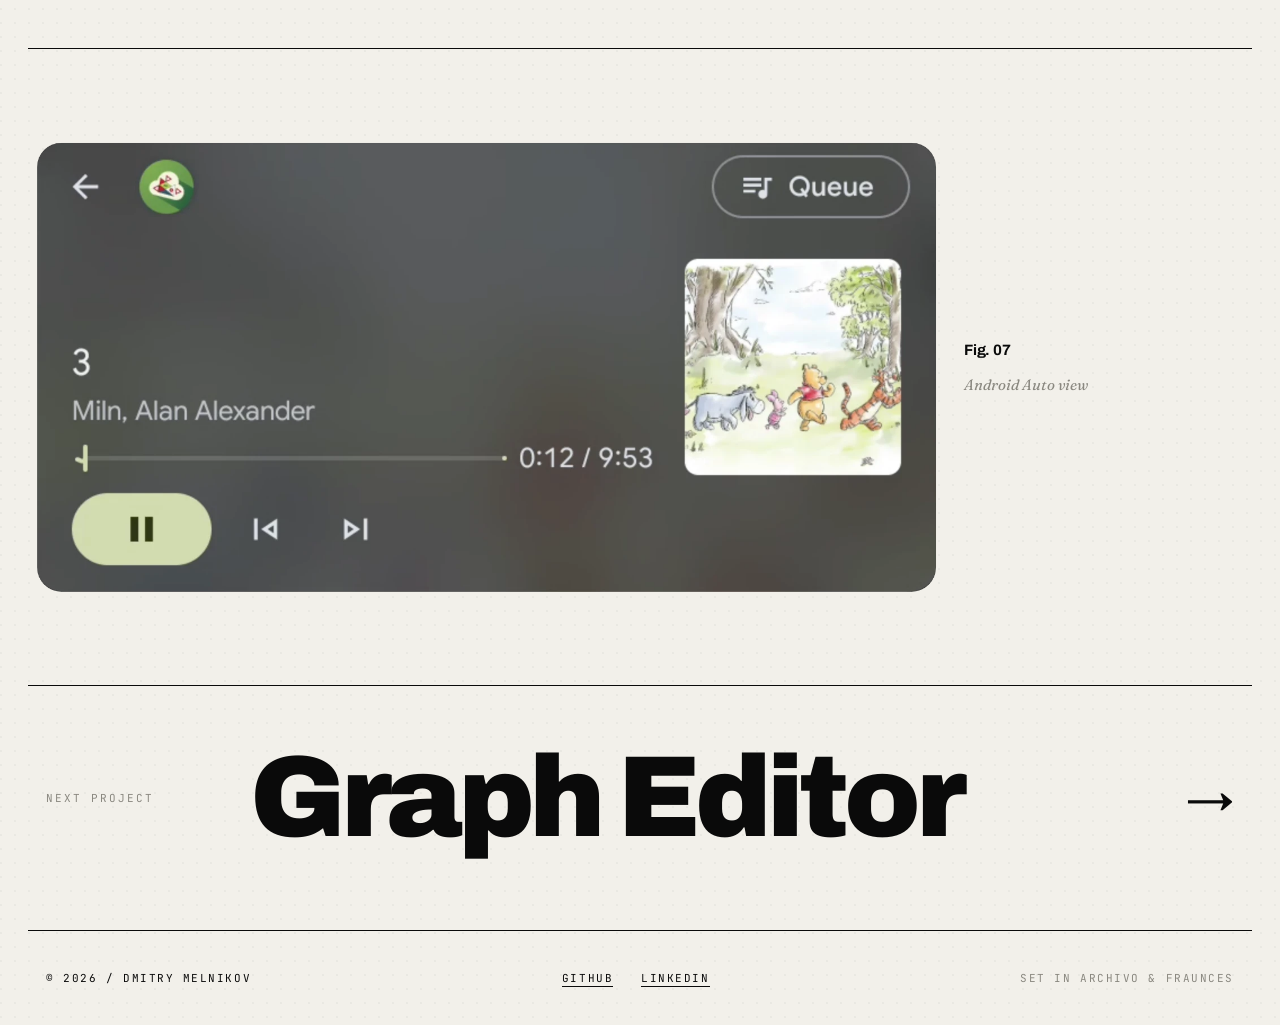
<file: work/atmocast/index.html>
<!DOCTYPE html><html lang="en"> <head><meta charset="UTF-8"><meta name="viewport" content="width=device-width, initial-scale=1.0"><meta name="generator" content="Astro v6.4.5"><meta name="description" content="A native Android media player that streams your music/audiobooks library directly from Google Drive, featuring offline playback."><link rel="icon" type="image/x-icon" href="/favicon.ico"><link rel="icon" type="image/png" sizes="32x32" href="/favicon-32.png"><link rel="icon" type="image/png" sizes="192x192" href="/favicon-192.png"><link rel="apple-touch-icon" sizes="180x180" href="/apple-touch-icon.png"><link rel="manifest" href="/site.webmanifest"><title>AtmoCast — Dmitry</title><link rel="preconnect" href="https://fonts.googleapis.com"><link rel="preconnect" href="https://fonts.gstatic.com" crossorigin><link rel="stylesheet" href="https://fonts.googleapis.com/css2?family=Archivo:wght@400;500;700;900&family=JetBrains+Mono:wght@400;500&family=Fraunces:ital,opsz,wght@0,9..144,400;0,9..144,500;1,9..144,400&display=swap"><script type="module">class p extends Error{constructor(r){super("Could not get the public IP address",r),this.name="IpNotFoundError"}}const l=(t,r)=>{if(!t||typeof t!="string")return!1;if(r==="v6")return/^[\da-f:]+$/i.test(t)&&t.includes(":");const e=t.split(".");return e.length===4&&e.every(n=>{const o=Number(n);return!Number.isNaN(o)&&o>=0&&o<=255})},d=(t,r)=>{if(r&&r.throwIfAborted(),!t&&!r)return;const e=[];return t&&e.push(AbortSignal.timeout(t)),r&&e.push(r),e.length===1?e[0]:AbortSignal.any(e)},f=async(t,r)=>{if(!r)return t;r.throwIfAborted();const e=new Promise((n,o)=>{r.addEventListener("abort",()=>o(r.reason),{once:!0})});return Promise.race([t,e])},h=async(t,r,e={})=>{const o=[...r,...e.fallbackUrls??[]].map(async s=>{const i=await fetch(s);if(!i.ok)throw new Error(`HTTP ${i.status}: ${i.statusText}`);const u=(await i.text()).trim();if(l(u,t))return u;throw new Error("Invalid IP")});try{return await Promise.any(o)}catch(s){const c=(s.errors??[]).at?.(-1)??s;throw new p({cause:c})}},m=(t,r,e)=>{const n=d(e.timeout,e.signal);return f(r(),n)},w={timeout:5e3,onlyHttps:!1},g={v4:["https://ipv4.icanhazip.com/","https://api.ipify.org/"],v6:["https://ipv6.icanhazip.com/","https://api6.ipify.org/"]},y=(t,r)=>(e={})=>{const n={...w,...e};return m(t,()=>r(t,n),n)},b=(t,r)=>h(t,g[t],r),v=y("v4",b),I="https://logger-api.mlnkv.net/api",E="6g2mfVJG7GGqg5M5";async function a(t,r,e,n=0){const o={timestamp:new Date().toISOString(),level:t,message:r,env:"production",context:e};try{!(await fetch(`${I}/v1/ingest`,{method:"POST",headers:{"content-type":"application/json","x-ingest-key":E},body:JSON.stringify(o),keepalive:!0})).ok&&n===0&&setTimeout(()=>a(t,r,e,1),500)}catch{n===0&&setTimeout(()=>a(t,r,e,1),500)}}function P(){v().then(t=>{const r=window.location.pathname,e=r==="/"?"homepage":r.replace(/^\/|\/$/g,"");a("info","page_loaded",{ip:t,domain:"visit",to:e,path:r,referrer:document.referrer||null})},()=>{const t=window.location.pathname,r=t==="/"?"homepage":t.replace(/^\/|\/$/g,"");a("info","page_loaded",{ip:null,domain:"visit",to:r,path:t,referrer:document.referrer||null})})}P();</script><script type="module">const e=document.getElementById("scrollToTop");window.onscroll=function(){document.body.scrollTop>window.innerHeight/2||document.documentElement.scrollTop>window.innerHeight/2?(e?.classList.add("visible"),e?.classList.remove("hidden")):(e?.classList.add("hidden"),e?.classList.remove("visible"))};</script><link rel="stylesheet" href="/_astro/Base.BFqmHQPo.css">
<link rel="stylesheet" href="/_astro/_slug_.BE7n2Sn3.css"></head> <body> <div class="grid-lines" aria-hidden="true"> <span></span><span></span><span></span><span></span> <span></span><span></span><span></span><span></span> <span></span><span></span><span></span><span></span> </div> <div class="shell"> <header class="topbar rise d1"> <a href="/" class="brand"> <!-- <span class="brand-mark" aria-hidden="true"></span> -->
DMITRY MELNIKOV
</a> <div class="nav-item"><a href="/#work">Work</a></div> <!-- <div class="nav-item"><a href="/writing">Writing</a></div> --> <div class="nav-item right"> <a href="https://www.linkedin.com/in/dmitry-melnikov-pm/">Contact ↗</a> </div> </header>   <nav class="crumb rise d1"> <div class="left"> <a href="/">Index</a> <span class="sep">/</span> <a href="/#work">Work</a> <span class="sep">/</span> <span>AtmoCast</span> </div> <div class="right">Case study · 2026</div> </nav>  <section class="p-hero"> <div class="p-hero-left"> <div class="p-hero-tag rise d2"> <span class="dot"></span> <span>Project 02</span> <span class="mute">· Personal</span> </div> <h1 class="project-title rise d2">AtmoCast</h1> <p class="project-sub rise d3">Your library, anywhere. <span class="soft">Seamless cloud streaming with native performance.</span></p> </div> <div class="p-hero-right rise d4"> <div class="p-icon" style="background-image: url(/_astro/icon.BJP3zTf1.webp)"></div> <div class="row"> <span class="k">Year</span><span class="v">2026</span> </div> <div class="row"> <span class="k">Status</span><span class="v">Done</span> </div>  </div> </section>  <section class="strip"> <div class="strip-cell"> <div class="label">Stack</div> <div class="val">Kotlin · Jetpack Compose · Media3</div> </div> <div class="strip-cell"> <div class="label">Backend</div> <div class="val">Google Drive API · Room DB</div> </div>  <div class="strip-cell"> <div class="label">Protocols</div> <div class="val">OAuth2 · HTTP/Progressive</div> </div> <div class="strip-cell"> <div class="label">One-liner</div> <div class="val serif">Sound, delivered by the cloud.</div> </div> </section>  <section class="cover"> <div class="cover-art" style="background-image: url(/_astro/cover.reBDZckQ.webp)" aria-label="AtmoCast"></div> <div class="cover-caption"> <strong>Fig. 01</strong> <p>Player, main view</p> </div> </section> <section id="section" class="block" style> <div class="sec-head"> <div class="sec-num"> Overview <span class="big">01</span> </div> <h2 class="sec-title"> <p><span class="serif">Play </span>your cloud library.</p> </h2> </div> <div class="prose"> <div class="prose-body"> <p>AtmoCast was born from a simple frustration: the gap between desktop-class file management and mobile music consumption. Most cloud players fail to deliver seamless streaming from Googl Drive platform.</p><p>The app connects directly to Google Drive, parsing folder structures as playlists and albums. It utilizes the modern Android Media3 stack (ExoPlayer) for low-latency streaming and includes a robust synchronization engine that allows for selective offline downloading via Room DB.</p><p>The focus is on a “zero-buffer” experience, leveraging proactive caching and a custom data source for Google Drive that treats cloud files as if they were local.</p> </div> <div class="prose-side"> <p><strong>Timeline</strong>
Q1 · 2026
<strong>Scope</strong>
Mobile UX Design<br/>Android Development<br/>Cloud Sync Engine
<strong>Scale</strong>
Personal library<br/>100% Offline support</p> </div> </div> </section>
<section id="section" class="block" style> <div class="sec-head"> <div class="sec-num"> Architecture <span class="big">02</span> </div> <h2 class="sec-title"> <p>A <span class="serif">reactive </span>media stack <span class="soft">built for modern Android.</span></p> </h2> </div> <div class="arch-wrap"> <div class="arch"> <img src="/_astro/architecture.nTEPtcGP.svg" alt="AtmoCast architecture diagram showing the relationship between Jetpack Compose, Media3, and Google Drive"> </div> <div class="arch-caption"> <span>Fig. 02 — System overview · Native Android architecture and cloud integration</span> <span></span> </div> </div> </section>
<section id="section" class="block" style="padding-bottom:0;border-bottom:0;"> <div class="sec-head"> <div class="sec-num"> Decisions <span class="big">03</span> </div> <h2 class="sec-title"> <p>Engineering for <span class="serif">performance</span> <span class="soft">in the cloud.</span></p> </h2> </div> <div class="decisions"> <div class="decision"> <div class="d-num">/01</div> <div class="d-name"><span class="serif">Native</span> application</div> <div class="d-body"> <p>Availability of native APIs and libraries helped to solve the paramount goals - smooth playback and seamless integration with Android OS and Android Auo.</p> <div class="tag">Tradeoff · development complexity, dependence on ai</div> </div> </div><div class="decision"> <div class="d-num">/02</div> <div class="d-name">Media3 for <span class="serif">stability</span></div> <div class="d-body"> <p>Media3 stack provides a unified API for both the UI and the background playback service, ensuring that audio never stops, even when the system is under heavy memory pressure.</p> <div class="tag">Tradeoff · API surface complexity, feature richness</div> </div> </div><div class="decision"> <div class="d-num">/03</div> <div class="d-name">Room as the <span class="serif">truth</span></div> <div class="d-body"> <p>Every cloud file is mirrored in a local Room database. This allows for instant metadata searches and playlist management without needing a network connection to browse your library.</p> <div class="tag">Tradeoff · DB sync overhead, total offline reliability</div> </div> </div><div class="decision"> <div class="d-num">/04</div> <div class="d-name">Custom DriveDataSource</div> <div class="d-body"> <p>Instead of relying on standard HTTP URLs, a custom <code>DataSource</code> for ExoPlayer is used. This handles OAuth2 token refreshing and byte-range requests directly from Google Drive, significantly reducing start-up time.</p> <div class="tag">Tradeoff · manual byte handling, zero latency</div> </div> </div><div class="decision"> <div class="d-num">/05</div> <div class="d-name">Compose-first <span class="serif">UI</span></div> <div class="d-body"> <p>The entire UI is built with Jetpack Compose. This allowed for a highly dynamic interface where the player state and library browsing are perfectly synced across all screens.</p> <div class="tag">Tradeoff · custom view complexity, high interactivity</div> </div> </div> </div> </section>
<section class="quote-block"> <blockquote><p>The goal was to make the cloud feel as fast as a local SD card.</p></blockquote>  </section>
<section id="section" class="block" style> <div class="sec-head"> <div class="sec-num"> Outcome <span class="big">05</span> </div> <h2 class="sec-title"> <p><span class="soft">Native </span>performance, <span class="serif">delivered.</span></p> </h2> </div> <div class="prose"> <div class="prose-body"> <p>AtmoCast successfully replaced several fragmented streaming apps. The technical bet on native stack provided a highly responsive UI that remains fluid even during massive library synchronizations.</p><p>The project highlights the power of native Android development when combined with modern cloud APIs, creating a tool that is both highly personal and technically robust.</p> </div> <div class="prose-side"> <p><strong>Impact</strong>
Zero-latency streaming<br/>Unified cloud library
<strong>Cost</strong>
12 weeks · Solo build
<strong>Next</strong>
Multiple cloud providers<br/>FLAC support</p> </div> </div> </section> <div class="screenshots"> <section key="0" class="cover"> <div class="cover-art" style="background-image: url(/_astro/screenshot-1.Dxdq02Zy.webp)" aria-label="Player with dark theme"></div> <div class="cover-caption"> <strong>Fig. 02</strong> <p>Player with dark theme</p> </div> </section><section key="1" class="cover"> <div class="cover-art" style="background-image: url(/_astro/screenshot-2.omk_wtHj.webp)" aria-label="Standard widget in notifications"></div> <div class="cover-caption"> <strong>Fig. 03</strong> <p>Standard widget in notifications</p> </div> </section><section key="2" class="cover"> <div class="cover-art" style="background-image: url(/_astro/screenshot-3.DmeH_xN2.webp)" aria-label="List of files in a folder"></div> <div class="cover-caption"> <strong>Fig. 04</strong> <p>List of files in a folder</p> </div> </section><section key="3" class="cover"> <div class="cover-art" style="background-image: url(/_astro/screenshot-4.B5q-WjTC.webp)" aria-label="Menu"></div> <div class="cover-caption"> <strong>Fig. 05</strong> <p>Menu</p> </div> </section><section key="4" class="cover"> <div class="cover-art" style="background-image: url(/_astro/screenshot-5.DmCg_1Er.webp)" aria-label="Landscape view"></div> <div class="cover-caption"> <strong>Fig. 06</strong> <p>Landscape view</p> </div> </section><section key="5" class="cover"> <div class="cover-art" style="background-image: url(/_astro/screenshot-6.CJhno6Wl.webp)" aria-label="Android Auto view"></div> <div class="cover-caption"> <strong>Fig. 07</strong> <p>Android Auto view</p> </div> </section> </div> <a href="/work/graph-editor" class="next"> <div class="next-label">Next project</div> <div class="next-name">Graph Editor</div> <div class="next-arrow">→</div> </a> <footer> <div class="foot"> <div>© 2026 / Dmitry Melnikov</div> <div class="foot-links"> <!-- <a href="mailto:hi@example.com">Email</a> --> <a href="https://github.com/d-mv/" target="_blank" rel="noopener">GitHub</a> <a href="https://www.linkedin.com/in/dmitry-melnikov-pm/" target="_blank" rel="noopener">LinkedIn</a> </div> <div class="foot-credit">Set in Archivo &amp; Fraunces</div> </div> </footer> </div> <button id="scrollToTop" class="scroll-top-button" onclick="window.scrollTo({ top: 0, behavior: 'smooth' })"> <img src="/up.svg" alt="Scroll to top"> </button> </body></html>
</file>
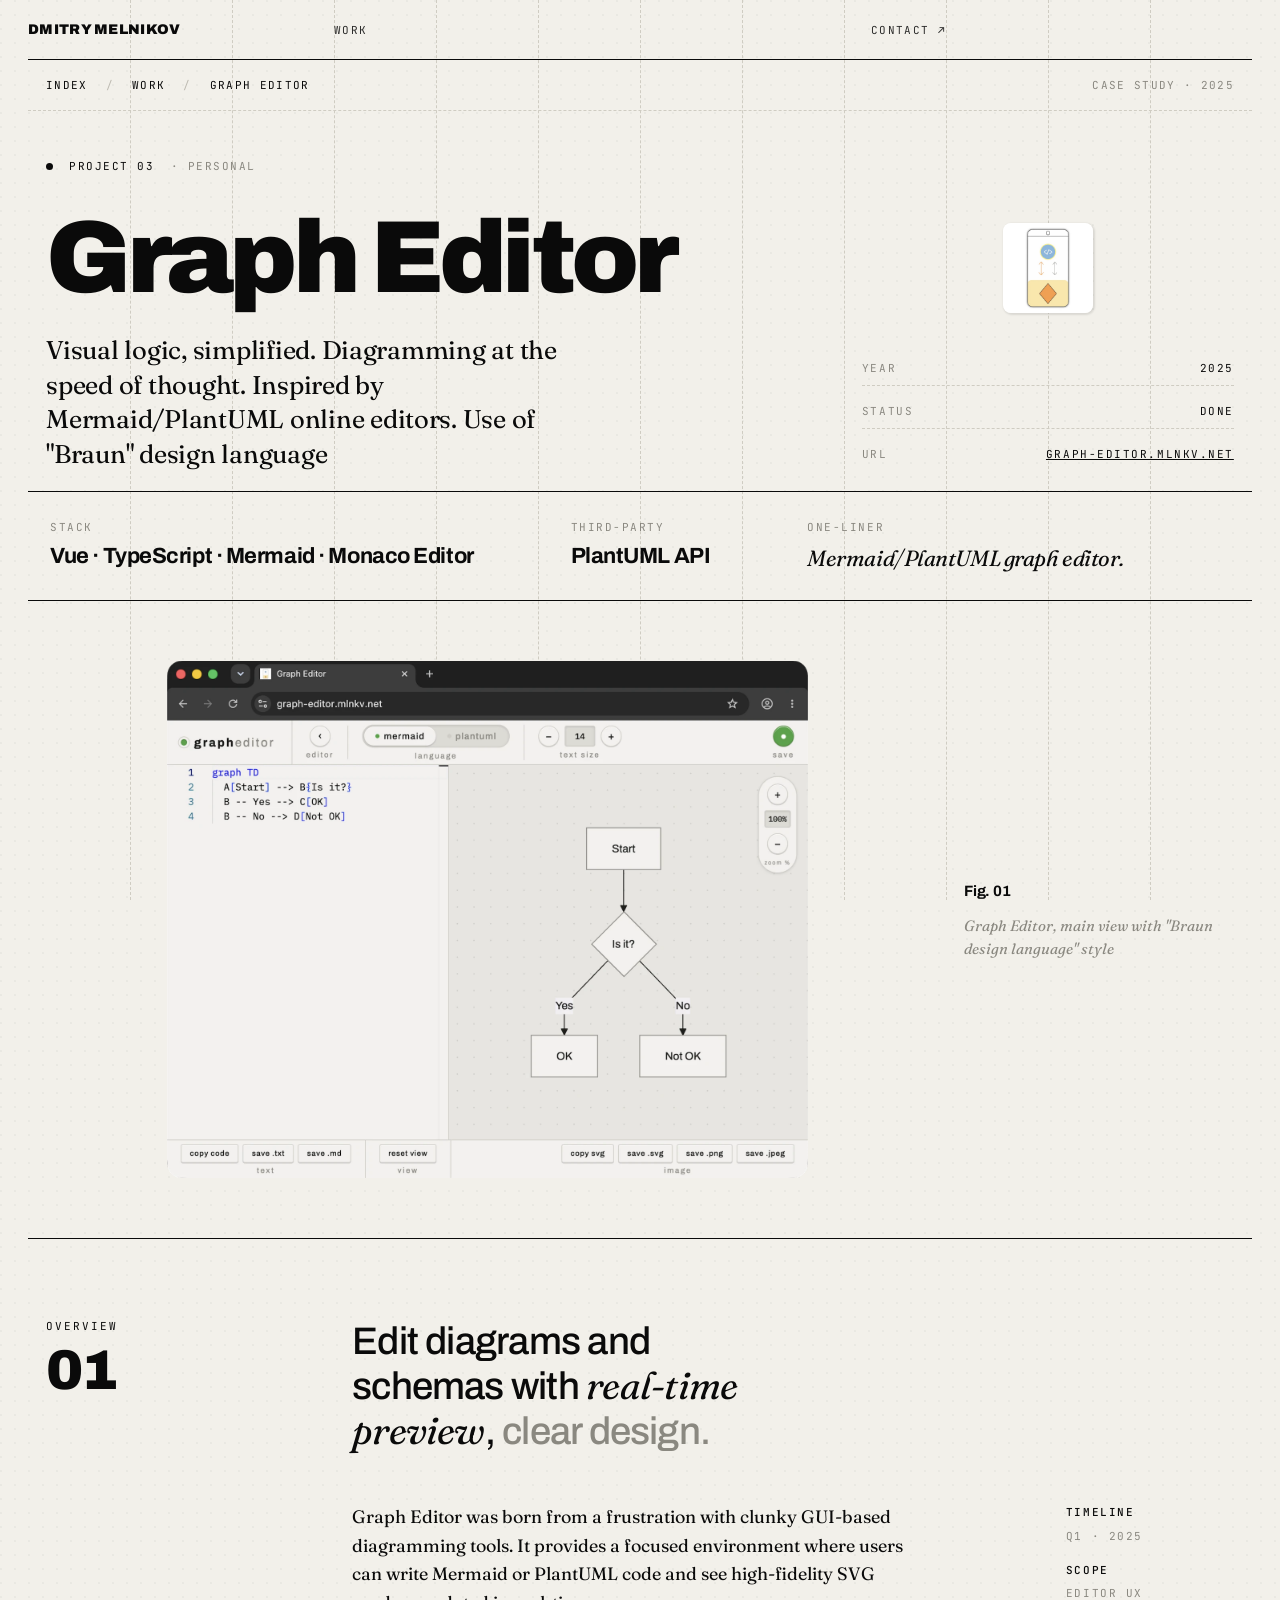
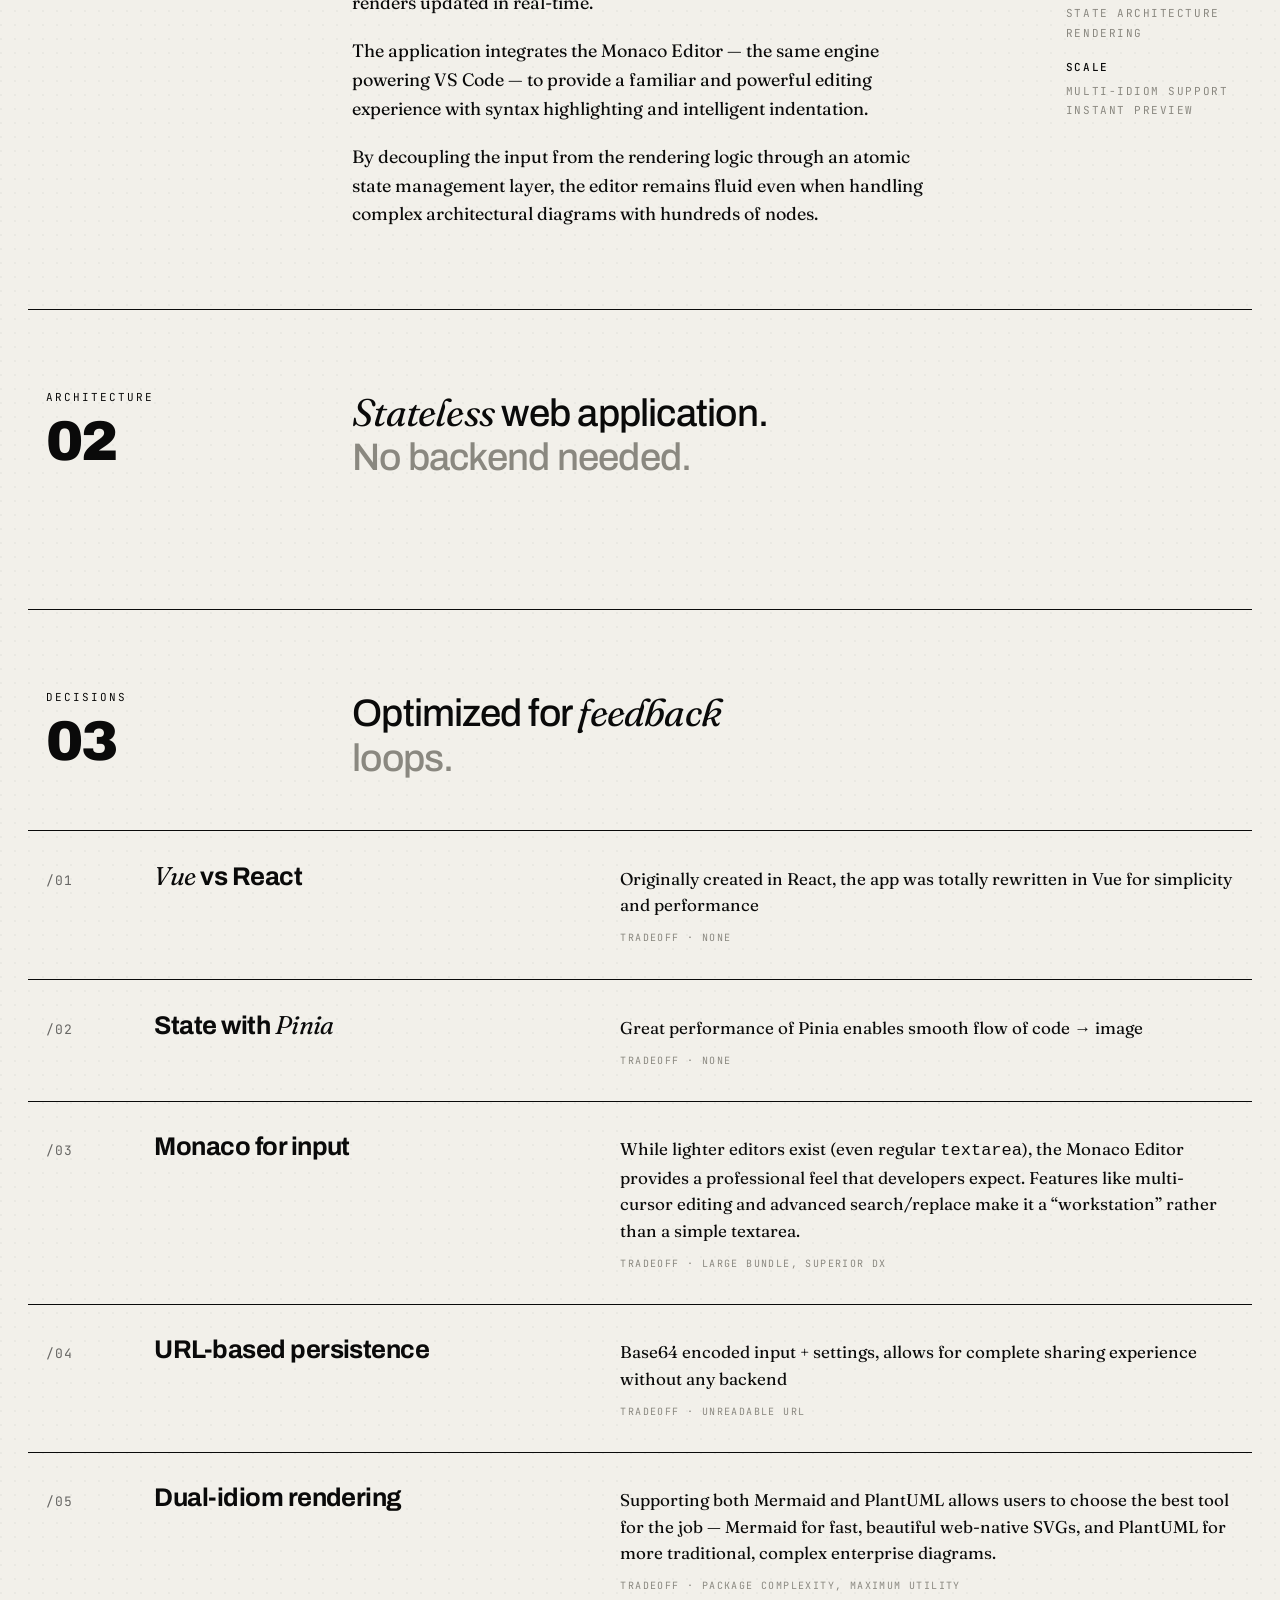
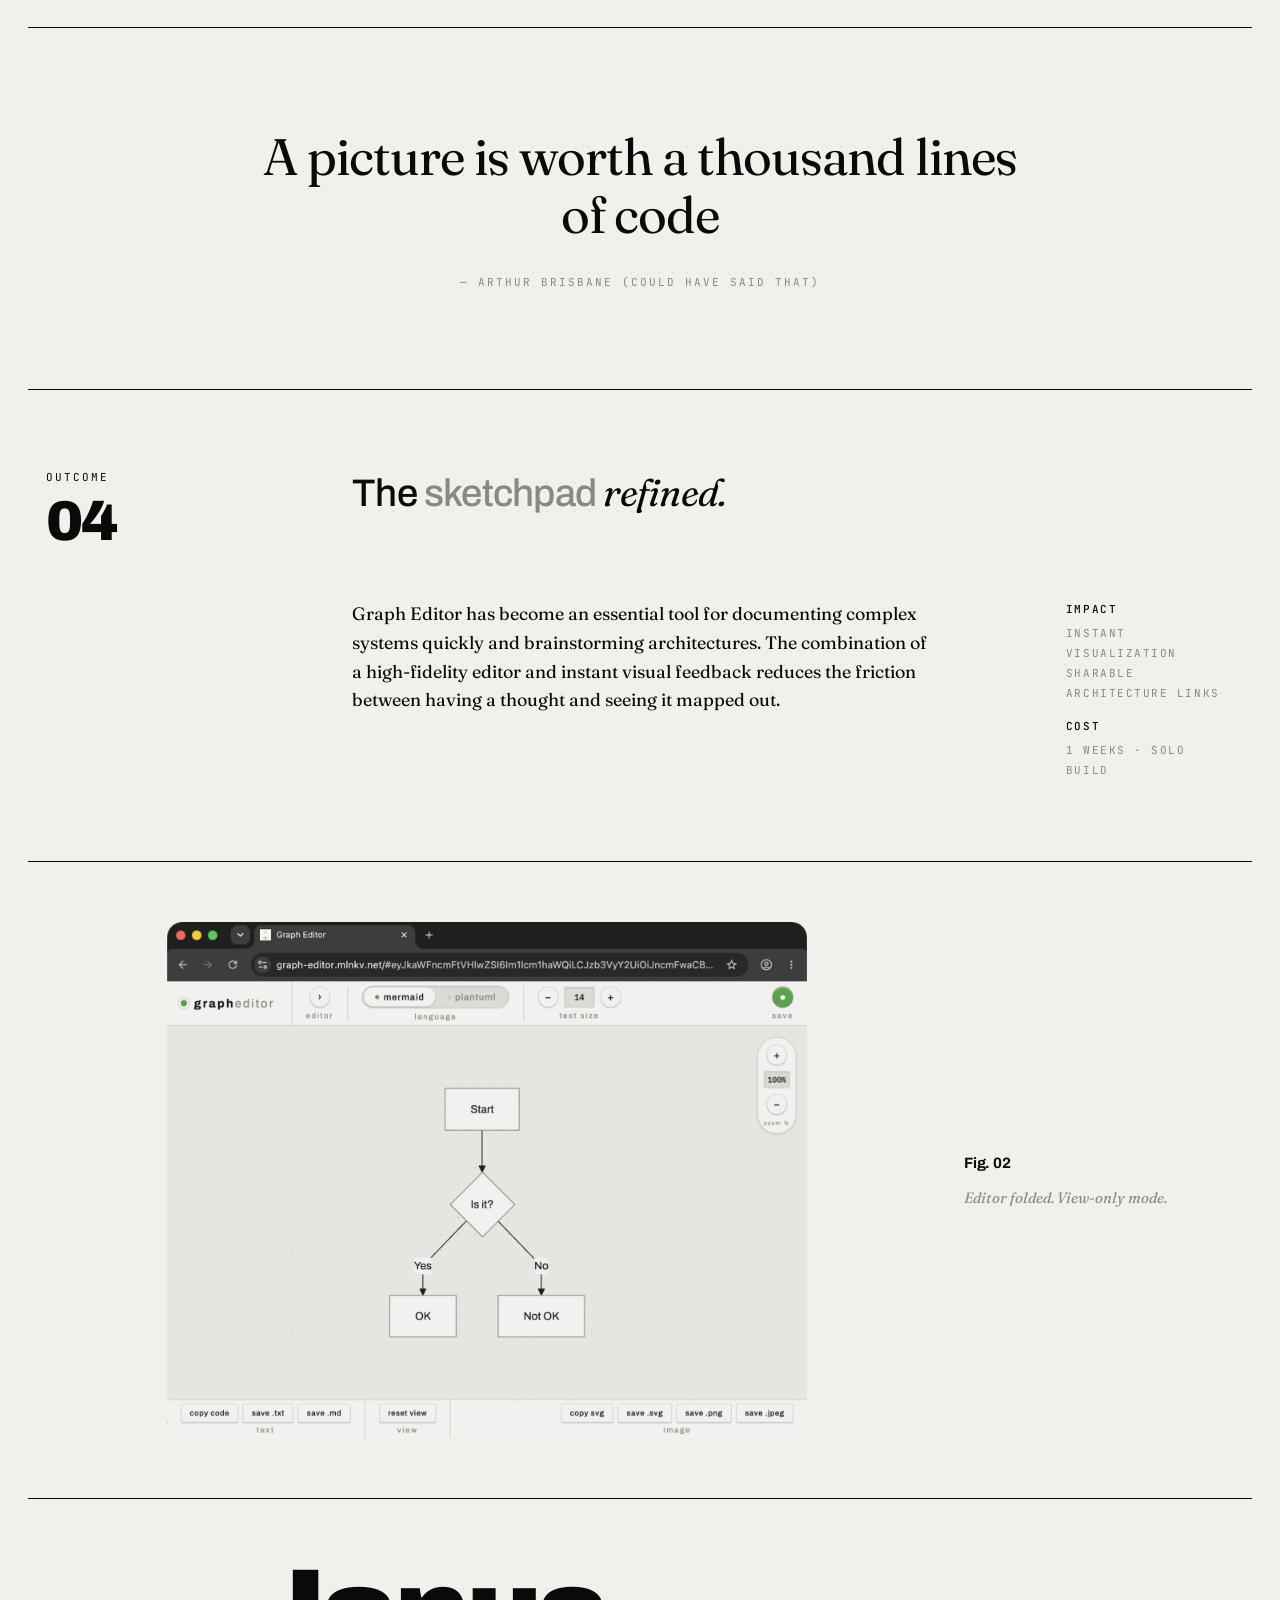
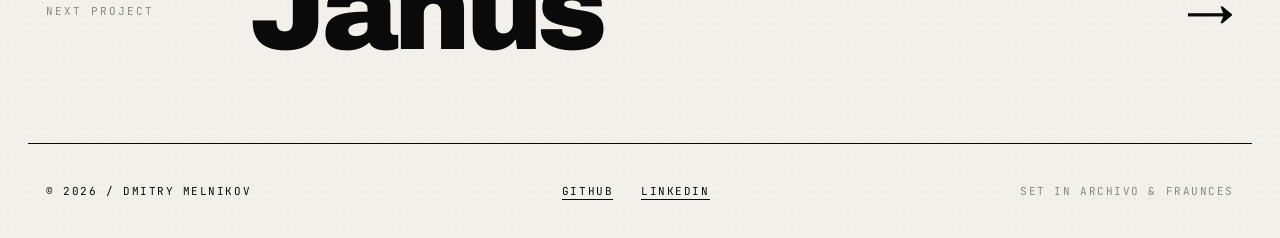
<file: work/graph-editor/index.html>
<!DOCTYPE html><html lang="en"> <head><meta charset="UTF-8"><meta name="viewport" content="width=device-width, initial-scale=1.0"><meta name="generator" content="Astro v6.4.5"><meta name="description" content="A diagramming workstation supporting Mermaid and PlantUML, built with Vue."><link rel="icon" type="image/x-icon" href="/favicon.ico"><link rel="icon" type="image/png" sizes="32x32" href="/favicon-32.png"><link rel="icon" type="image/png" sizes="192x192" href="/favicon-192.png"><link rel="apple-touch-icon" sizes="180x180" href="/apple-touch-icon.png"><link rel="manifest" href="/site.webmanifest"><title>Graph Editor — Dmitry</title><link rel="preconnect" href="https://fonts.googleapis.com"><link rel="preconnect" href="https://fonts.gstatic.com" crossorigin><link rel="stylesheet" href="https://fonts.googleapis.com/css2?family=Archivo:wght@400;500;700;900&family=JetBrains+Mono:wght@400;500&family=Fraunces:ital,opsz,wght@0,9..144,400;0,9..144,500;1,9..144,400&display=swap"><script type="module">class p extends Error{constructor(r){super("Could not get the public IP address",r),this.name="IpNotFoundError"}}const l=(t,r)=>{if(!t||typeof t!="string")return!1;if(r==="v6")return/^[\da-f:]+$/i.test(t)&&t.includes(":");const e=t.split(".");return e.length===4&&e.every(n=>{const o=Number(n);return!Number.isNaN(o)&&o>=0&&o<=255})},d=(t,r)=>{if(r&&r.throwIfAborted(),!t&&!r)return;const e=[];return t&&e.push(AbortSignal.timeout(t)),r&&e.push(r),e.length===1?e[0]:AbortSignal.any(e)},f=async(t,r)=>{if(!r)return t;r.throwIfAborted();const e=new Promise((n,o)=>{r.addEventListener("abort",()=>o(r.reason),{once:!0})});return Promise.race([t,e])},h=async(t,r,e={})=>{const o=[...r,...e.fallbackUrls??[]].map(async s=>{const i=await fetch(s);if(!i.ok)throw new Error(`HTTP ${i.status}: ${i.statusText}`);const u=(await i.text()).trim();if(l(u,t))return u;throw new Error("Invalid IP")});try{return await Promise.any(o)}catch(s){const c=(s.errors??[]).at?.(-1)??s;throw new p({cause:c})}},m=(t,r,e)=>{const n=d(e.timeout,e.signal);return f(r(),n)},w={timeout:5e3,onlyHttps:!1},g={v4:["https://ipv4.icanhazip.com/","https://api.ipify.org/"],v6:["https://ipv6.icanhazip.com/","https://api6.ipify.org/"]},y=(t,r)=>(e={})=>{const n={...w,...e};return m(t,()=>r(t,n),n)},b=(t,r)=>h(t,g[t],r),v=y("v4",b),I="https://logger-api.mlnkv.net/api",E="6g2mfVJG7GGqg5M5";async function a(t,r,e,n=0){const o={timestamp:new Date().toISOString(),level:t,message:r,env:"production",context:e};try{!(await fetch(`${I}/v1/ingest`,{method:"POST",headers:{"content-type":"application/json","x-ingest-key":E},body:JSON.stringify(o),keepalive:!0})).ok&&n===0&&setTimeout(()=>a(t,r,e,1),500)}catch{n===0&&setTimeout(()=>a(t,r,e,1),500)}}function P(){v().then(t=>{const r=window.location.pathname,e=r==="/"?"homepage":r.replace(/^\/|\/$/g,"");a("info","page_loaded",{ip:t,domain:"visit",to:e,path:r,referrer:document.referrer||null})},()=>{const t=window.location.pathname,r=t==="/"?"homepage":t.replace(/^\/|\/$/g,"");a("info","page_loaded",{ip:null,domain:"visit",to:r,path:t,referrer:document.referrer||null})})}P();</script><script type="module">const e=document.getElementById("scrollToTop");window.onscroll=function(){document.body.scrollTop>window.innerHeight/2||document.documentElement.scrollTop>window.innerHeight/2?(e?.classList.add("visible"),e?.classList.remove("hidden")):(e?.classList.add("hidden"),e?.classList.remove("visible"))};</script><link rel="stylesheet" href="/_astro/Base.BFqmHQPo.css">
<link rel="stylesheet" href="/_astro/_slug_.BE7n2Sn3.css"></head> <body> <div class="grid-lines" aria-hidden="true"> <span></span><span></span><span></span><span></span> <span></span><span></span><span></span><span></span> <span></span><span></span><span></span><span></span> </div> <div class="shell"> <header class="topbar rise d1"> <a href="/" class="brand"> <!-- <span class="brand-mark" aria-hidden="true"></span> -->
DMITRY MELNIKOV
</a> <div class="nav-item"><a href="/#work">Work</a></div> <!-- <div class="nav-item"><a href="/writing">Writing</a></div> --> <div class="nav-item right"> <a href="https://www.linkedin.com/in/dmitry-melnikov-pm/">Contact ↗</a> </div> </header>   <nav class="crumb rise d1"> <div class="left"> <a href="/">Index</a> <span class="sep">/</span> <a href="/#work">Work</a> <span class="sep">/</span> <span>Graph Editor</span> </div> <div class="right">Case study · 2025</div> </nav>  <section class="p-hero"> <div class="p-hero-left"> <div class="p-hero-tag rise d2"> <span class="dot"></span> <span>Project 03</span> <span class="mute">· Personal</span> </div> <h1 class="project-title rise d2">Graph Editor</h1> <p class="project-sub rise d3">Visual logic, simplified. <span class="soft">Diagramming at the speed of thought.</span> Inspired by Mermaid/PlantUML online editors. Use of "Braun" design language</p> </div> <div class="p-hero-right rise d4"> <div class="p-icon" style="background-image: url(/_astro/icon.OnbZwcdS.webp)"></div> <div class="row"> <span class="k">Year</span><span class="v">2025</span> </div> <div class="row"> <span class="k">Status</span><span class="v">Done</span> </div> <div class="row">  <span class="k">URL</span> <a class="v" href="https://graph-editor.mlnkv.net" target="_blank" rel="noopener noreferrer"> graph-editor.mlnkv.net </a>  </div> </div> </section>  <section class="strip"> <div class="strip-cell"> <div class="label">Stack</div> <div class="val">Vue · TypeScript · Mermaid · Monaco Editor</div> </div>  <div class="strip-cell"> <div class="label">Third-party</div> <div class="val">PlantUML API</div> </div>  <div class="strip-cell"> <div class="label">One-liner</div> <div class="val serif">Mermaid/PlantUML graph editor.</div> </div> </section>  <section class="cover"> <div class="cover-art" style="background-image: url(/_astro/cover.Cfd8H3VO.webp)" aria-label="Graph Editor, main view with &quot;Braun design language&quot; style"></div> <div class="cover-caption"> <strong>Fig. 01</strong> <p>Graph Editor, main view with &quot;Braun design language&quot; style</p> </div> </section> <section id="section" class="block" style> <div class="sec-head"> <div class="sec-num"> Overview <span class="big">01</span> </div> <h2 class="sec-title"> <p>Edit diagrams and schemas with <span class="serif">real-time preview</span>, <span class="soft">clear design.</span></p> </h2> </div> <div class="prose"> <div class="prose-body"> <p>Graph Editor was born from a frustration with clunky GUI-based diagramming tools. It provides a focused environment where users can write Mermaid or PlantUML code and see high-fidelity SVG renders updated in real-time.</p><p>The application integrates the Monaco Editor — the same engine powering VS Code — to provide a familiar and powerful editing experience with syntax highlighting and intelligent indentation.</p><p>By decoupling the input from the rendering logic through an atomic state management layer, the editor remains fluid even when handling complex architectural diagrams with hundreds of nodes.</p> </div> <div class="prose-side"> <p><strong>Timeline</strong>
Q1 · 2025
<strong>Scope</strong>
Editor UX<br/>State Architecture<br/>Rendering
<strong>Scale</strong>
Multi-idiom support<br/>Instant preview</p> </div> </div> </section>
<section id="section" class="block" style> <div class="sec-head"> <div class="sec-num"> Architecture <span class="big">02</span> </div> <h2 class="sec-title"> <p><span class="serif">Stateless </span>web application. 
<span class="soft">No backend needed.</span></p> </h2> </div>  </section>
<section id="section" class="block" style="padding-bottom:0;border-bottom:0;"> <div class="sec-head"> <div class="sec-num"> Decisions <span class="big">03</span> </div> <h2 class="sec-title"> <p>Optimized for <span class="serif">feedback</span> <span class="soft">loops.</span></p> </h2> </div> <div class="decisions"> <div class="decision"> <div class="d-num">/01</div> <div class="d-name"><span class="serif">Vue</span> vs React</div> <div class="d-body"> <p>Originally created in React, the app was totally rewritten in Vue for simplicity and performance</p> <div class="tag">Tradeoff · none</div> </div> </div><div class="decision"> <div class="d-num">/02</div> <div class="d-name">State with <span class="serif">Pinia</span></div> <div class="d-body"> <p>Great performance of Pinia enables smooth flow of code → image</p> <div class="tag">Tradeoff · none</div> </div> </div><div class="decision"> <div class="d-num">/03</div> <div class="d-name">Monaco for input</div> <div class="d-body"> <p>While lighter editors exist (even regular <code>textarea</code>), the Monaco Editor provides a professional feel that developers expect. Features like multi-cursor editing and advanced search/replace make it a “workstation” rather than a simple textarea.</p> <div class="tag">Tradeoff · large bundle, superior DX</div> </div> </div><div class="decision"> <div class="d-num">/04</div> <div class="d-name">URL-based persistence</div> <div class="d-body"> <p>Base64 encoded input + settings, allows for complete sharing experience without any backend</p> <div class="tag">Tradeoff · unreadable url</div> </div> </div><div class="decision"> <div class="d-num">/05</div> <div class="d-name">Dual-idiom rendering</div> <div class="d-body"> <p>Supporting both Mermaid and PlantUML allows users to choose the best tool for the job — Mermaid for fast, beautiful web-native SVGs, and PlantUML for more traditional, complex enterprise diagrams.</p> <div class="tag">Tradeoff · package complexity, maximum utility</div> </div> </div> </div> </section>
<section class="quote-block"> <blockquote><p>A picture is worth a thousand lines of code</p></blockquote> <div class="cite">— Arthur Brisbane (could have said that)</div> </section>
<section id="section" class="block" style> <div class="sec-head"> <div class="sec-num"> Outcome <span class="big">04</span> </div> <h2 class="sec-title"> <p>The <span class="soft">sketchpad</span> <span class="serif">refined.</span></p> </h2> </div> <div class="prose"> <div class="prose-body"> <p>Graph Editor has become an essential tool for documenting complex systems quickly and brainstorming architectures. The combination of a high-fidelity editor and instant visual feedback reduces the friction between having a thought and seeing it mapped out.</p> </div> <div class="prose-side"> <p><strong>Impact</strong>
Instant visualization<br/>Sharable architecture links
<strong>Cost</strong>
1 weeks · Solo build</p> </div> </div> </section> <div class="screenshots"> <section key="0" class="cover"> <div class="cover-art" style="background-image: url(/_astro/screenshot-1.DxqMMWC8.webp)" aria-label="Editor folded. View-only mode."></div> <div class="cover-caption"> <strong>Fig. 02</strong> <p>Editor folded. View-only mode.</p> </div> </section> </div> <a href="/work/janus" class="next"> <div class="next-label">Next project</div> <div class="next-name">Janus</div> <div class="next-arrow">→</div> </a> <footer> <div class="foot"> <div>© 2026 / Dmitry Melnikov</div> <div class="foot-links"> <!-- <a href="mailto:hi@example.com">Email</a> --> <a href="https://github.com/d-mv/" target="_blank" rel="noopener">GitHub</a> <a href="https://www.linkedin.com/in/dmitry-melnikov-pm/" target="_blank" rel="noopener">LinkedIn</a> </div> <div class="foot-credit">Set in Archivo &amp; Fraunces</div> </div> </footer> </div> <button id="scrollToTop" class="scroll-top-button" onclick="window.scrollTo({ top: 0, behavior: 'smooth' })"> <img src="/up.svg" alt="Scroll to top"> </button> </body></html>
</file>
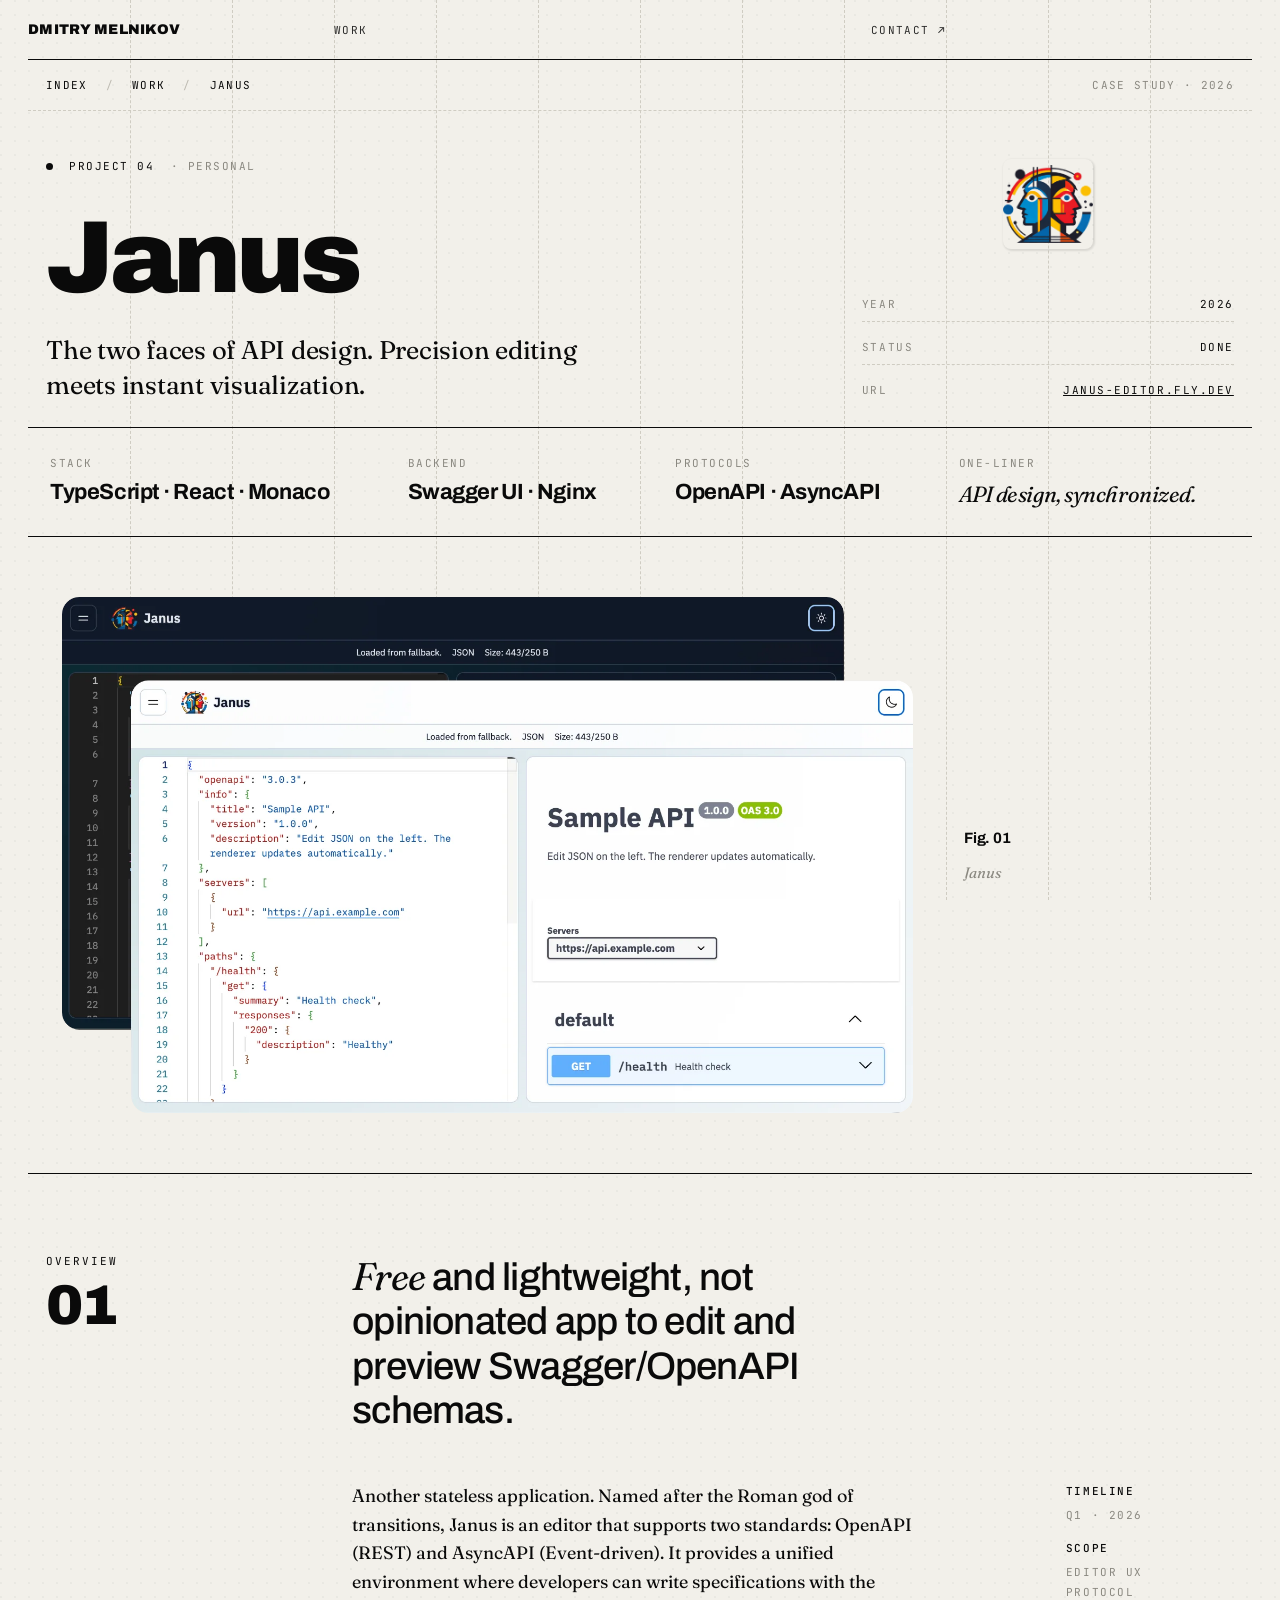
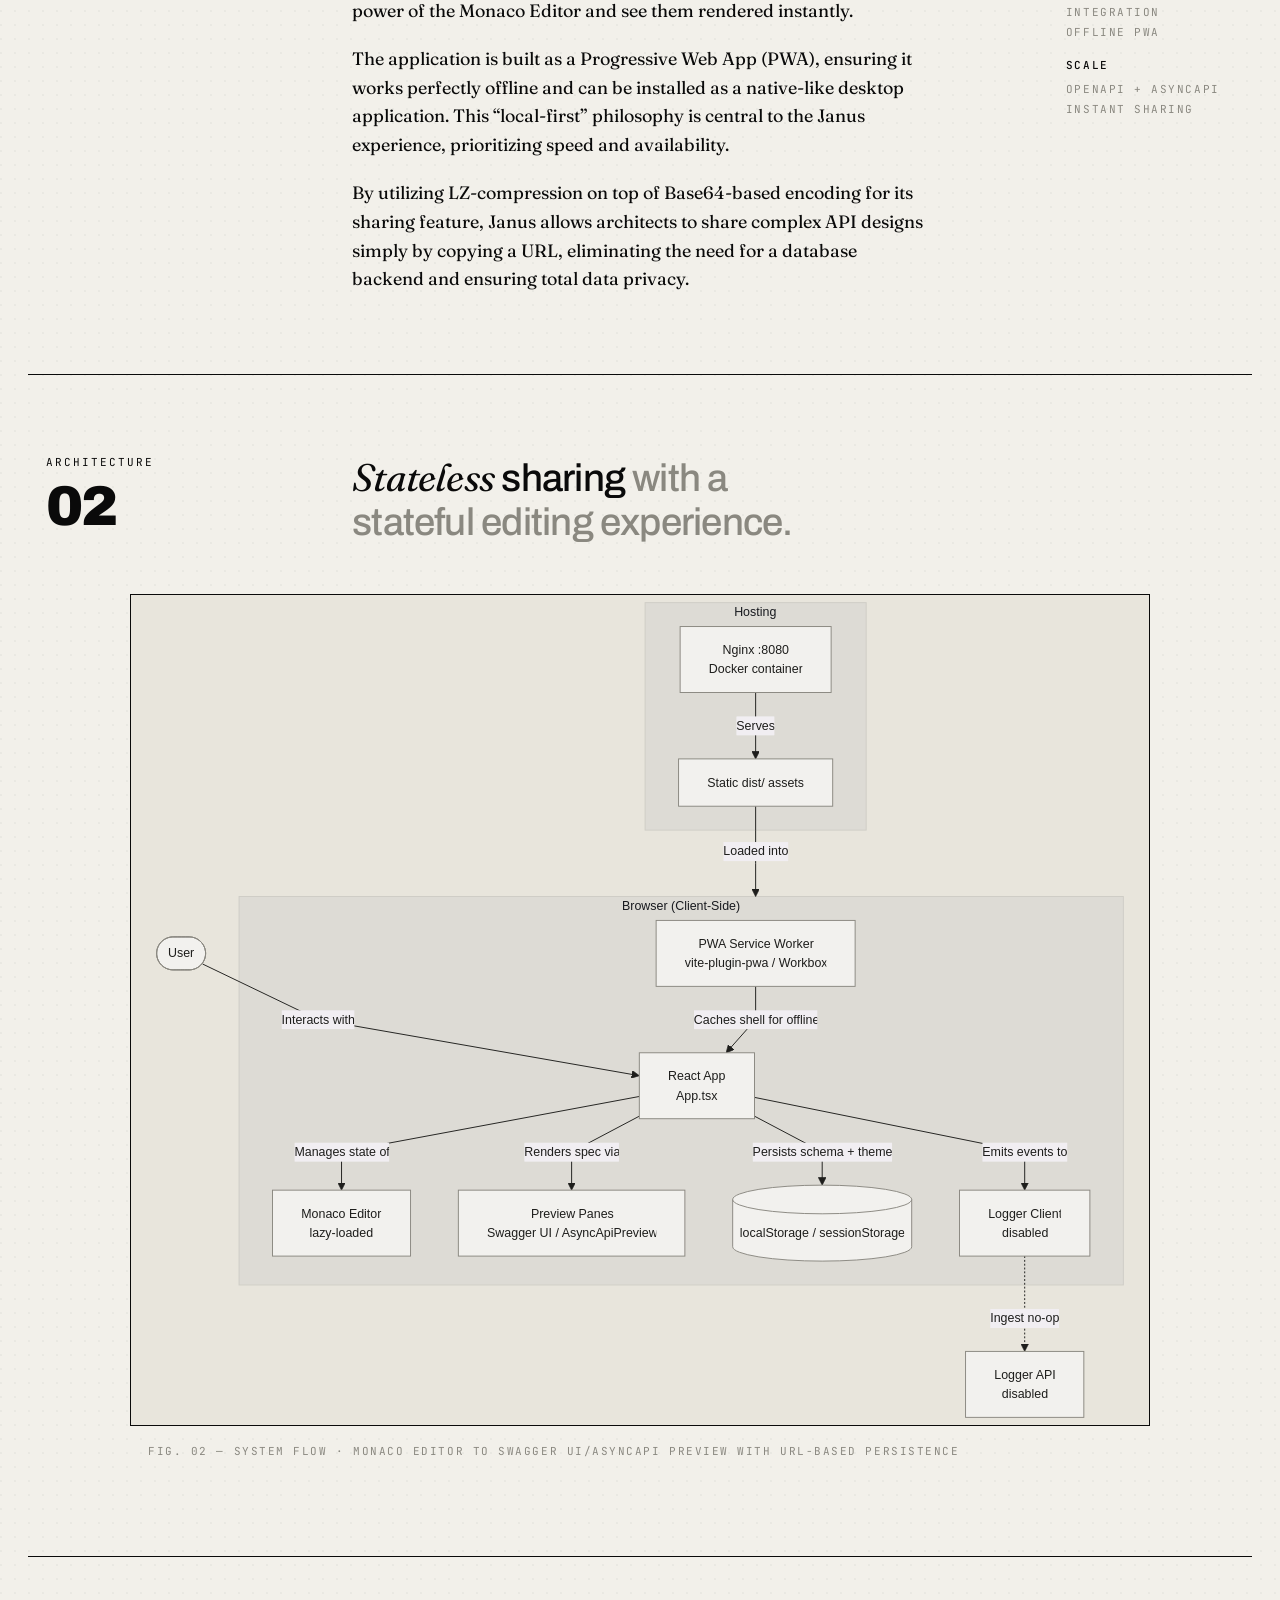
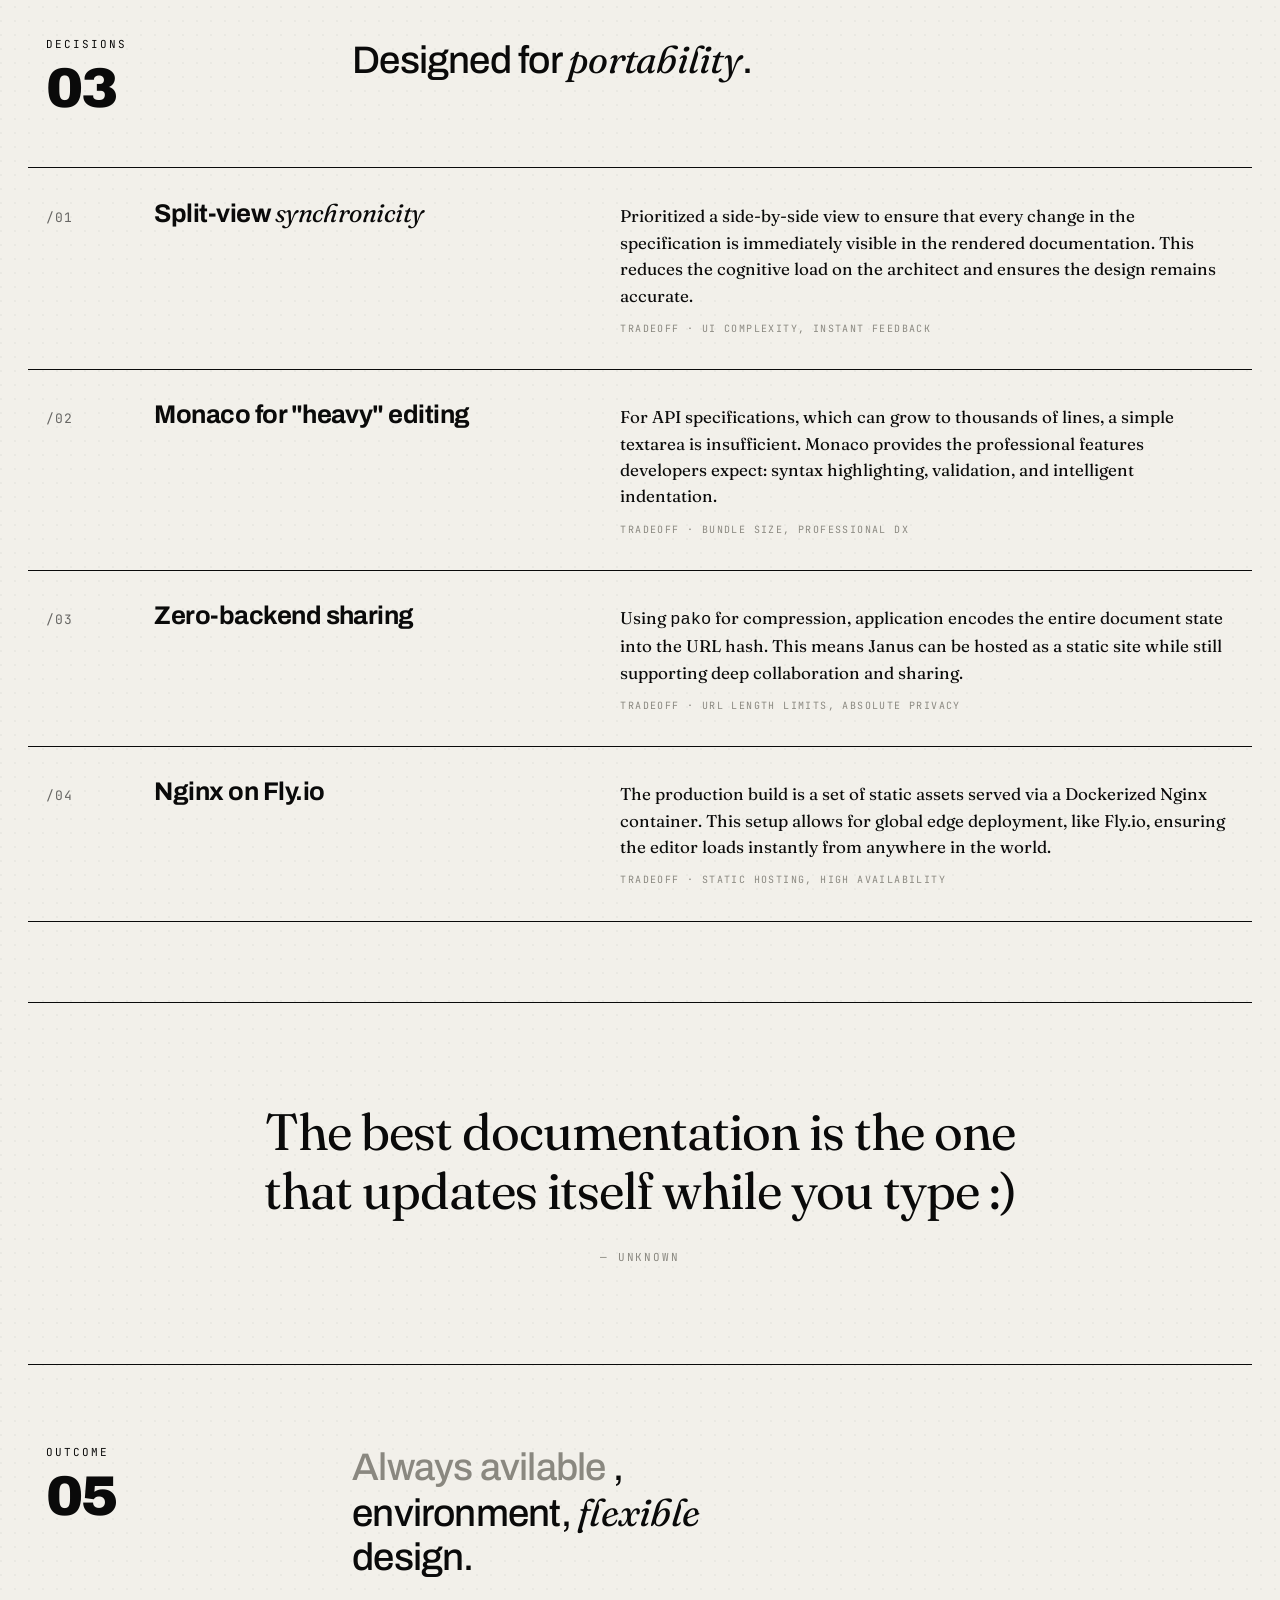
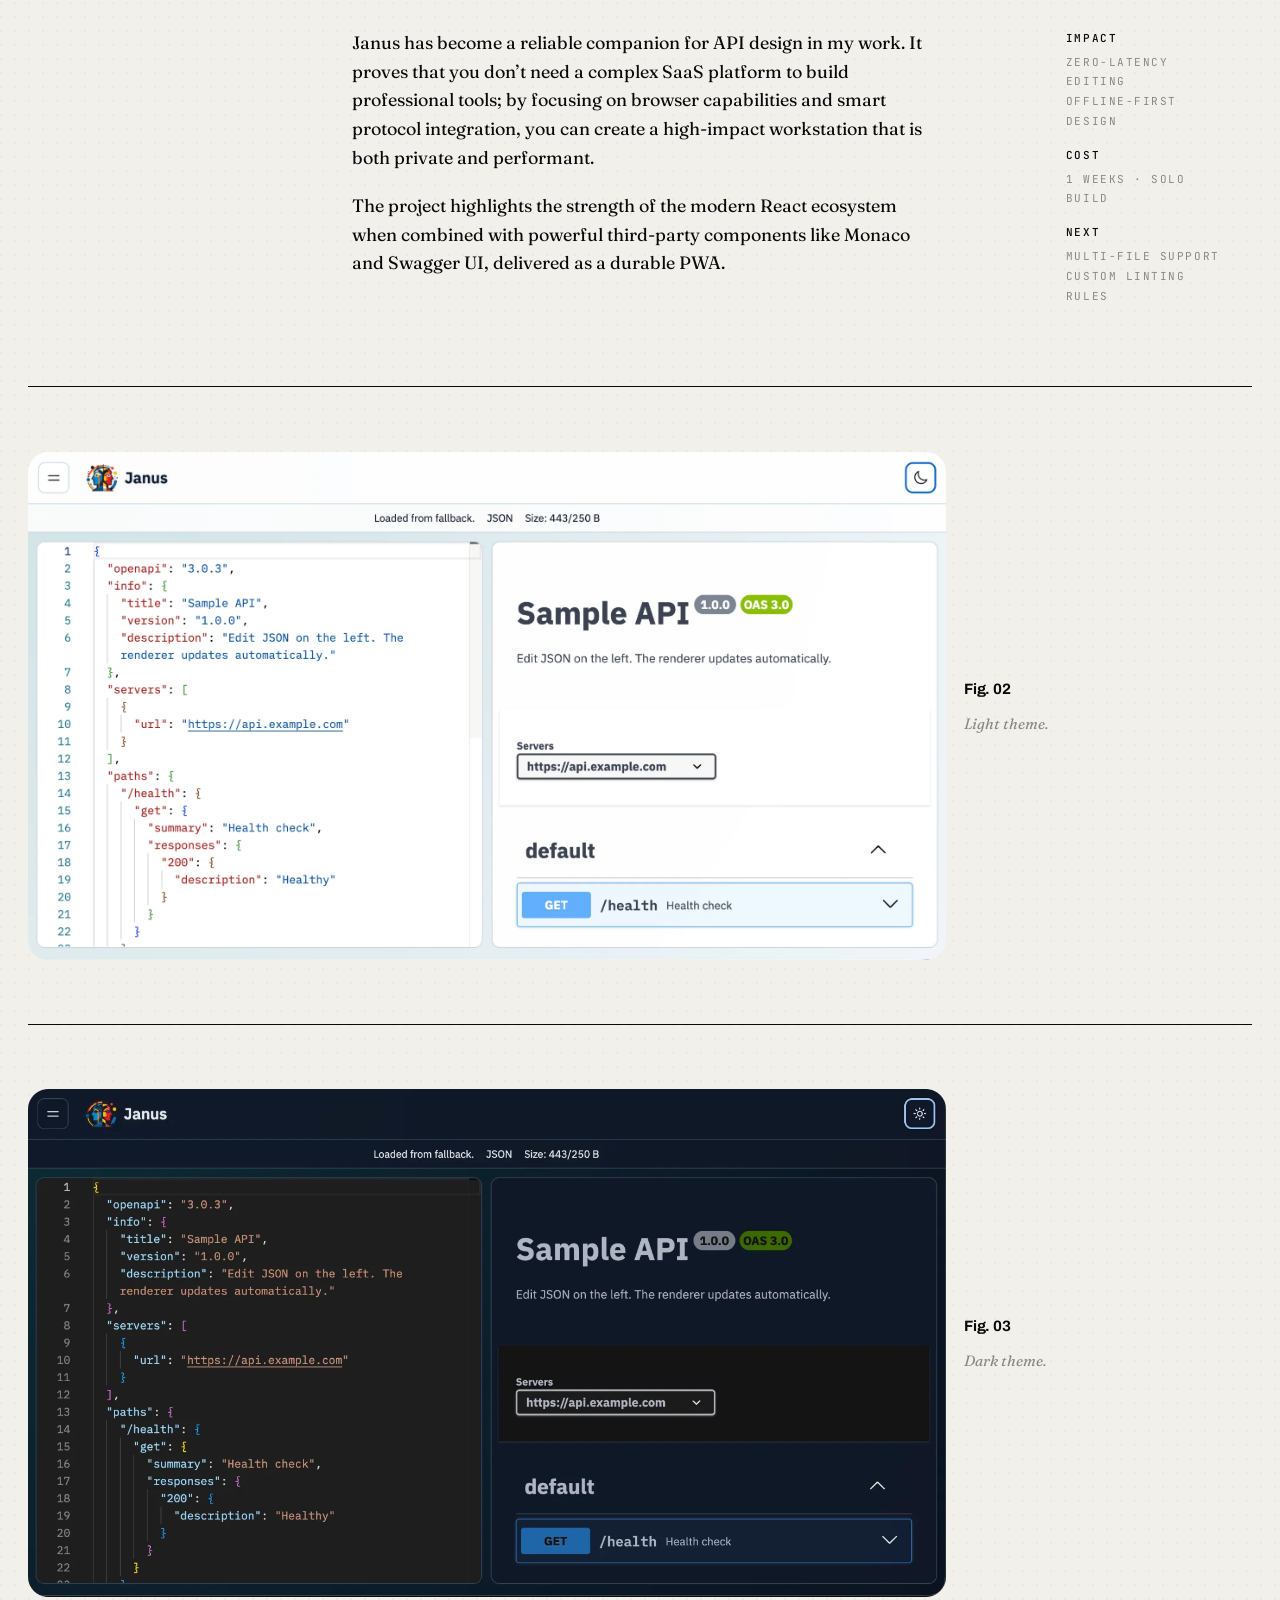
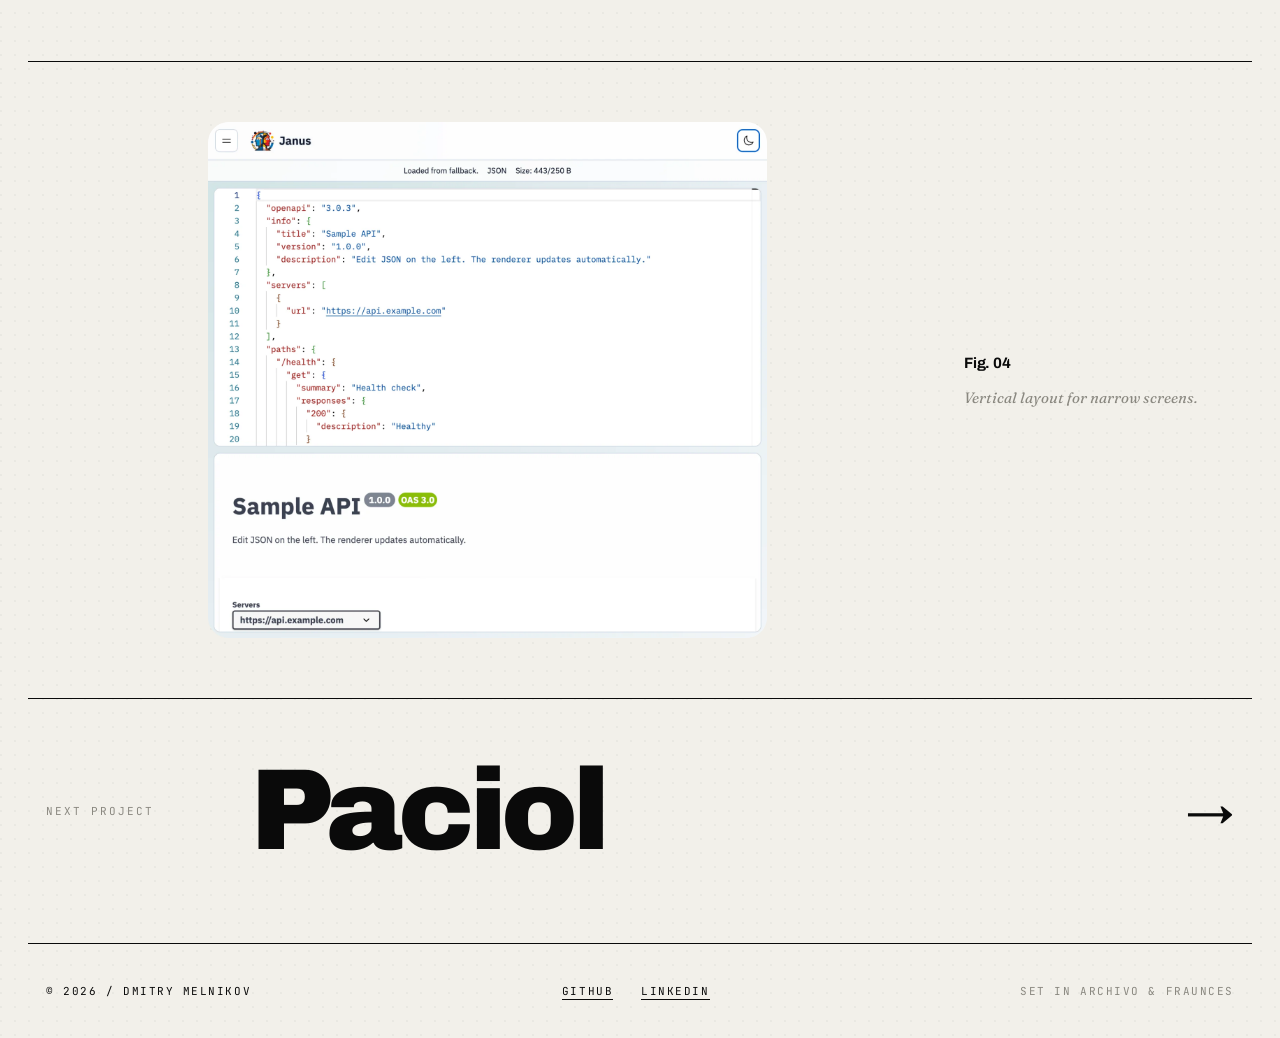
<file: work/janus/index.html>
<!DOCTYPE html><html lang="en"> <head><meta charset="UTF-8"><meta name="viewport" content="width=device-width, initial-scale=1.0"><meta name="generator" content="Astro v6.4.5"><meta name="description" content="A specialized OpenAPI and AsyncAPI editor that provides a seamless, offline-capable environment for designing and visualizing APIs."><link rel="icon" type="image/x-icon" href="/favicon.ico"><link rel="icon" type="image/png" sizes="32x32" href="/favicon-32.png"><link rel="icon" type="image/png" sizes="192x192" href="/favicon-192.png"><link rel="apple-touch-icon" sizes="180x180" href="/apple-touch-icon.png"><link rel="manifest" href="/site.webmanifest"><title>Janus — Dmitry</title><link rel="preconnect" href="https://fonts.googleapis.com"><link rel="preconnect" href="https://fonts.gstatic.com" crossorigin><link rel="stylesheet" href="https://fonts.googleapis.com/css2?family=Archivo:wght@400;500;700;900&family=JetBrains+Mono:wght@400;500&family=Fraunces:ital,opsz,wght@0,9..144,400;0,9..144,500;1,9..144,400&display=swap"><script type="module">class p extends Error{constructor(r){super("Could not get the public IP address",r),this.name="IpNotFoundError"}}const l=(t,r)=>{if(!t||typeof t!="string")return!1;if(r==="v6")return/^[\da-f:]+$/i.test(t)&&t.includes(":");const e=t.split(".");return e.length===4&&e.every(n=>{const o=Number(n);return!Number.isNaN(o)&&o>=0&&o<=255})},d=(t,r)=>{if(r&&r.throwIfAborted(),!t&&!r)return;const e=[];return t&&e.push(AbortSignal.timeout(t)),r&&e.push(r),e.length===1?e[0]:AbortSignal.any(e)},f=async(t,r)=>{if(!r)return t;r.throwIfAborted();const e=new Promise((n,o)=>{r.addEventListener("abort",()=>o(r.reason),{once:!0})});return Promise.race([t,e])},h=async(t,r,e={})=>{const o=[...r,...e.fallbackUrls??[]].map(async s=>{const i=await fetch(s);if(!i.ok)throw new Error(`HTTP ${i.status}: ${i.statusText}`);const u=(await i.text()).trim();if(l(u,t))return u;throw new Error("Invalid IP")});try{return await Promise.any(o)}catch(s){const c=(s.errors??[]).at?.(-1)??s;throw new p({cause:c})}},m=(t,r,e)=>{const n=d(e.timeout,e.signal);return f(r(),n)},w={timeout:5e3,onlyHttps:!1},g={v4:["https://ipv4.icanhazip.com/","https://api.ipify.org/"],v6:["https://ipv6.icanhazip.com/","https://api6.ipify.org/"]},y=(t,r)=>(e={})=>{const n={...w,...e};return m(t,()=>r(t,n),n)},b=(t,r)=>h(t,g[t],r),v=y("v4",b),I="https://logger-api.mlnkv.net/api",E="6g2mfVJG7GGqg5M5";async function a(t,r,e,n=0){const o={timestamp:new Date().toISOString(),level:t,message:r,env:"production",context:e};try{!(await fetch(`${I}/v1/ingest`,{method:"POST",headers:{"content-type":"application/json","x-ingest-key":E},body:JSON.stringify(o),keepalive:!0})).ok&&n===0&&setTimeout(()=>a(t,r,e,1),500)}catch{n===0&&setTimeout(()=>a(t,r,e,1),500)}}function P(){v().then(t=>{const r=window.location.pathname,e=r==="/"?"homepage":r.replace(/^\/|\/$/g,"");a("info","page_loaded",{ip:t,domain:"visit",to:e,path:r,referrer:document.referrer||null})},()=>{const t=window.location.pathname,r=t==="/"?"homepage":t.replace(/^\/|\/$/g,"");a("info","page_loaded",{ip:null,domain:"visit",to:r,path:t,referrer:document.referrer||null})})}P();</script><script type="module">const e=document.getElementById("scrollToTop");window.onscroll=function(){document.body.scrollTop>window.innerHeight/2||document.documentElement.scrollTop>window.innerHeight/2?(e?.classList.add("visible"),e?.classList.remove("hidden")):(e?.classList.add("hidden"),e?.classList.remove("visible"))};</script><link rel="stylesheet" href="/_astro/Base.BFqmHQPo.css">
<link rel="stylesheet" href="/_astro/_slug_.BE7n2Sn3.css"></head> <body> <div class="grid-lines" aria-hidden="true"> <span></span><span></span><span></span><span></span> <span></span><span></span><span></span><span></span> <span></span><span></span><span></span><span></span> </div> <div class="shell"> <header class="topbar rise d1"> <a href="/" class="brand"> <!-- <span class="brand-mark" aria-hidden="true"></span> -->
DMITRY MELNIKOV
</a> <div class="nav-item"><a href="/#work">Work</a></div> <!-- <div class="nav-item"><a href="/writing">Writing</a></div> --> <div class="nav-item right"> <a href="https://www.linkedin.com/in/dmitry-melnikov-pm/">Contact ↗</a> </div> </header>   <nav class="crumb rise d1"> <div class="left"> <a href="/">Index</a> <span class="sep">/</span> <a href="/#work">Work</a> <span class="sep">/</span> <span>Janus</span> </div> <div class="right">Case study · 2026</div> </nav>  <section class="p-hero"> <div class="p-hero-left"> <div class="p-hero-tag rise d2"> <span class="dot"></span> <span>Project 04</span> <span class="mute">· Personal</span> </div> <h1 class="project-title rise d2">Janus</h1> <p class="project-sub rise d3">The two faces of API design. <span class="soft">Precision editing meets instant visualization.</span></p> </div> <div class="p-hero-right rise d4"> <div class="p-icon" style="background-image: url(/_astro/icon.H9mLlI9i.webp)"></div> <div class="row"> <span class="k">Year</span><span class="v">2026</span> </div> <div class="row"> <span class="k">Status</span><span class="v">Done</span> </div> <div class="row">  <span class="k">URL</span> <a class="v" href="https://janus-editor.fly.dev" target="_blank" rel="noopener noreferrer"> janus-editor.fly.dev </a>  </div> </div> </section>  <section class="strip"> <div class="strip-cell"> <div class="label">Stack</div> <div class="val">TypeScript · React · Monaco</div> </div> <div class="strip-cell"> <div class="label">Backend</div> <div class="val">Swagger UI · Nginx</div> </div>  <div class="strip-cell"> <div class="label">Protocols</div> <div class="val">OpenAPI · AsyncAPI</div> </div> <div class="strip-cell"> <div class="label">One-liner</div> <div class="val serif">API design, synchronized.</div> </div> </section>  <section class="cover"> <div class="cover-art" style="background-image: url(/_astro/cover.BwOYpQ3z.webp)" aria-label="Editor and preview"></div> <div class="cover-caption"> <strong>Fig. 01</strong> <p>Janus</p> </div> </section> <section id="section" class="block" style> <div class="sec-head"> <div class="sec-num"> Overview <span class="big">01</span> </div> <h2 class="sec-title"> <p><span class="serif">Free </span>and lightweight, not opinionated app to edit and preview Swagger/OpenAPI schemas.</p> </h2> </div> <div class="prose"> <div class="prose-body"> <p>Another stateless application. Named after the Roman god of transitions, Janus is an editor that supports two standards: OpenAPI (REST) and AsyncAPI (Event-driven). It provides a unified environment where developers can write specifications with the power of the Monaco Editor and see them rendered instantly.</p><p>The application is built as a Progressive Web App (PWA), ensuring it works perfectly offline and can be installed as a native-like desktop application. This “local-first” philosophy is central to the Janus experience, prioritizing speed and availability.</p><p>By utilizing LZ-compression on top of Base64-based encoding for its sharing feature, Janus allows architects to share complex API designs simply by copying a URL, eliminating the need for a database backend and ensuring total data privacy.</p> </div> <div class="prose-side"> <p><strong>Timeline</strong>
Q1 · 2026
<strong>Scope</strong>
Editor UX<br/>Protocol Integration<br/>Offline PWA
<strong>Scale</strong>
OpenAPI + AsyncAPI<br/>Instant sharing</p> </div> </div> </section>
<section id="section" class="block" style> <div class="sec-head"> <div class="sec-num"> Architecture <span class="big">02</span> </div> <h2 class="sec-title"> <p><span class="serif">Stateless </span>sharing <span class="soft">with a stateful editing experience.</span></p> </h2> </div> <div class="arch-wrap"> <div class="arch"> <img src="/_astro/architecture.B4oihzHJ.svg" alt="Janus architecture diagram showing Monaco Editor, React state, and API preview renderers"> </div> <div class="arch-caption"> <span>Fig. 02 — System Flow · Monaco Editor to Swagger UI/AsyncAPI preview with URL-based persistence</span> <span></span> </div> </div> </section>
<section id="section" class="block" style> <div class="sec-head"> <div class="sec-num"> Decisions <span class="big">03</span> </div> <h2 class="sec-title"> <p>Designed for <span class="serif">portability</span>.</p> </h2> </div> <div class="decisions"> <div class="decision"> <div class="d-num">/01</div> <div class="d-name">Split-view <span class="serif">synchronicity</span></div> <div class="d-body"> <p>Prioritized a side-by-side view to ensure that every change in the specification is immediately visible in the rendered documentation. This reduces the cognitive load on the architect and ensures the design remains accurate.</p> <div class="tag">Tradeoff · UI complexity, instant feedback</div> </div> </div><div class="decision"> <div class="d-num">/02</div> <div class="d-name">Monaco for "heavy" editing</div> <div class="d-body"> <p>For API specifications, which can grow to thousands of lines, a simple textarea is insufficient. Monaco provides the professional features developers expect: syntax highlighting, validation, and intelligent indentation.</p> <div class="tag">Tradeoff · bundle size, professional DX</div> </div> </div><div class="decision"> <div class="d-num">/03</div> <div class="d-name">Zero-backend sharing</div> <div class="d-body"> <p>Using <code>pako</code> for compression, application encodes the entire document state into the URL hash. This means Janus can be hosted as a static site while still supporting deep collaboration and sharing.</p> <div class="tag">Tradeoff · URL length limits, absolute privacy</div> </div> </div><div class="decision"> <div class="d-num">/04</div> <div class="d-name">Nginx on Fly.io</div> <div class="d-body"> <p>The production build is a set of static assets served via a Dockerized Nginx container. This setup allows for global edge deployment, like Fly.io, ensuring the editor loads instantly from anywhere in the world.</p> <div class="tag">Tradeoff · static hosting, high availability</div> </div> </div> </div> </section>
<section class="quote-block"> <blockquote><p>The best documentation is the one that updates itself while you type :)</p></blockquote> <div class="cite">— Unknown</div> </section>
<section id="section" class="block" style> <div class="sec-head"> <div class="sec-num"> Outcome <span class="big">05</span> </div> <h2 class="sec-title"> <p><span class="soft">Always avilable </span>, environment, <span class="serif">flexible</span> design.</p> </h2> </div> <div class="prose"> <div class="prose-body"> <p>Janus has become a reliable companion for API design in my work. It proves that you don’t need a complex SaaS platform to build professional tools; by focusing on browser capabilities and smart protocol integration, you can create a high-impact workstation that is both private and performant.</p><p>The project highlights the strength of the modern React ecosystem when combined with powerful third-party components like Monaco and Swagger UI, delivered as a durable PWA.</p> </div> <div class="prose-side"> <p><strong>Impact</strong>
Zero-latency editing<br/>Offline-first design
<strong>Cost</strong>
1 weeks · Solo build
<strong>Next</strong>
Multi-file support<br/>Custom linting rules</p> </div> </div> </section> <div class="screenshots"> <section key="0" class="cover"> <div class="cover-art" style="background-image: url(/_astro/screenshot-1.BfJN-E6F.webp)" aria-label="Light theme."></div> <div class="cover-caption"> <strong>Fig. 02</strong> <p>Light theme.</p> </div> </section><section key="1" class="cover"> <div class="cover-art" style="background-image: url(/_astro/screenshot-2.D673FZ0X.webp)" aria-label="Dark theme."></div> <div class="cover-caption"> <strong>Fig. 03</strong> <p>Dark theme.</p> </div> </section><section key="2" class="cover"> <div class="cover-art" style="background-image: url(/_astro/screenshot-3.B6-JrDmX.webp)" aria-label="Vertical layout for narrow screens."></div> <div class="cover-caption"> <strong>Fig. 04</strong> <p>Vertical layout for narrow screens.</p> </div> </section> </div> <a href="/work/paciol" class="next"> <div class="next-label">Next project</div> <div class="next-name">Paciol</div> <div class="next-arrow">→</div> </a> <footer> <div class="foot"> <div>© 2026 / Dmitry Melnikov</div> <div class="foot-links"> <!-- <a href="mailto:hi@example.com">Email</a> --> <a href="https://github.com/d-mv/" target="_blank" rel="noopener">GitHub</a> <a href="https://www.linkedin.com/in/dmitry-melnikov-pm/" target="_blank" rel="noopener">LinkedIn</a> </div> <div class="foot-credit">Set in Archivo &amp; Fraunces</div> </div> </footer> </div> <button id="scrollToTop" class="scroll-top-button" onclick="window.scrollTo({ top: 0, behavior: 'smooth' })"> <img src="/up.svg" alt="Scroll to top"> </button> </body></html>
</file>
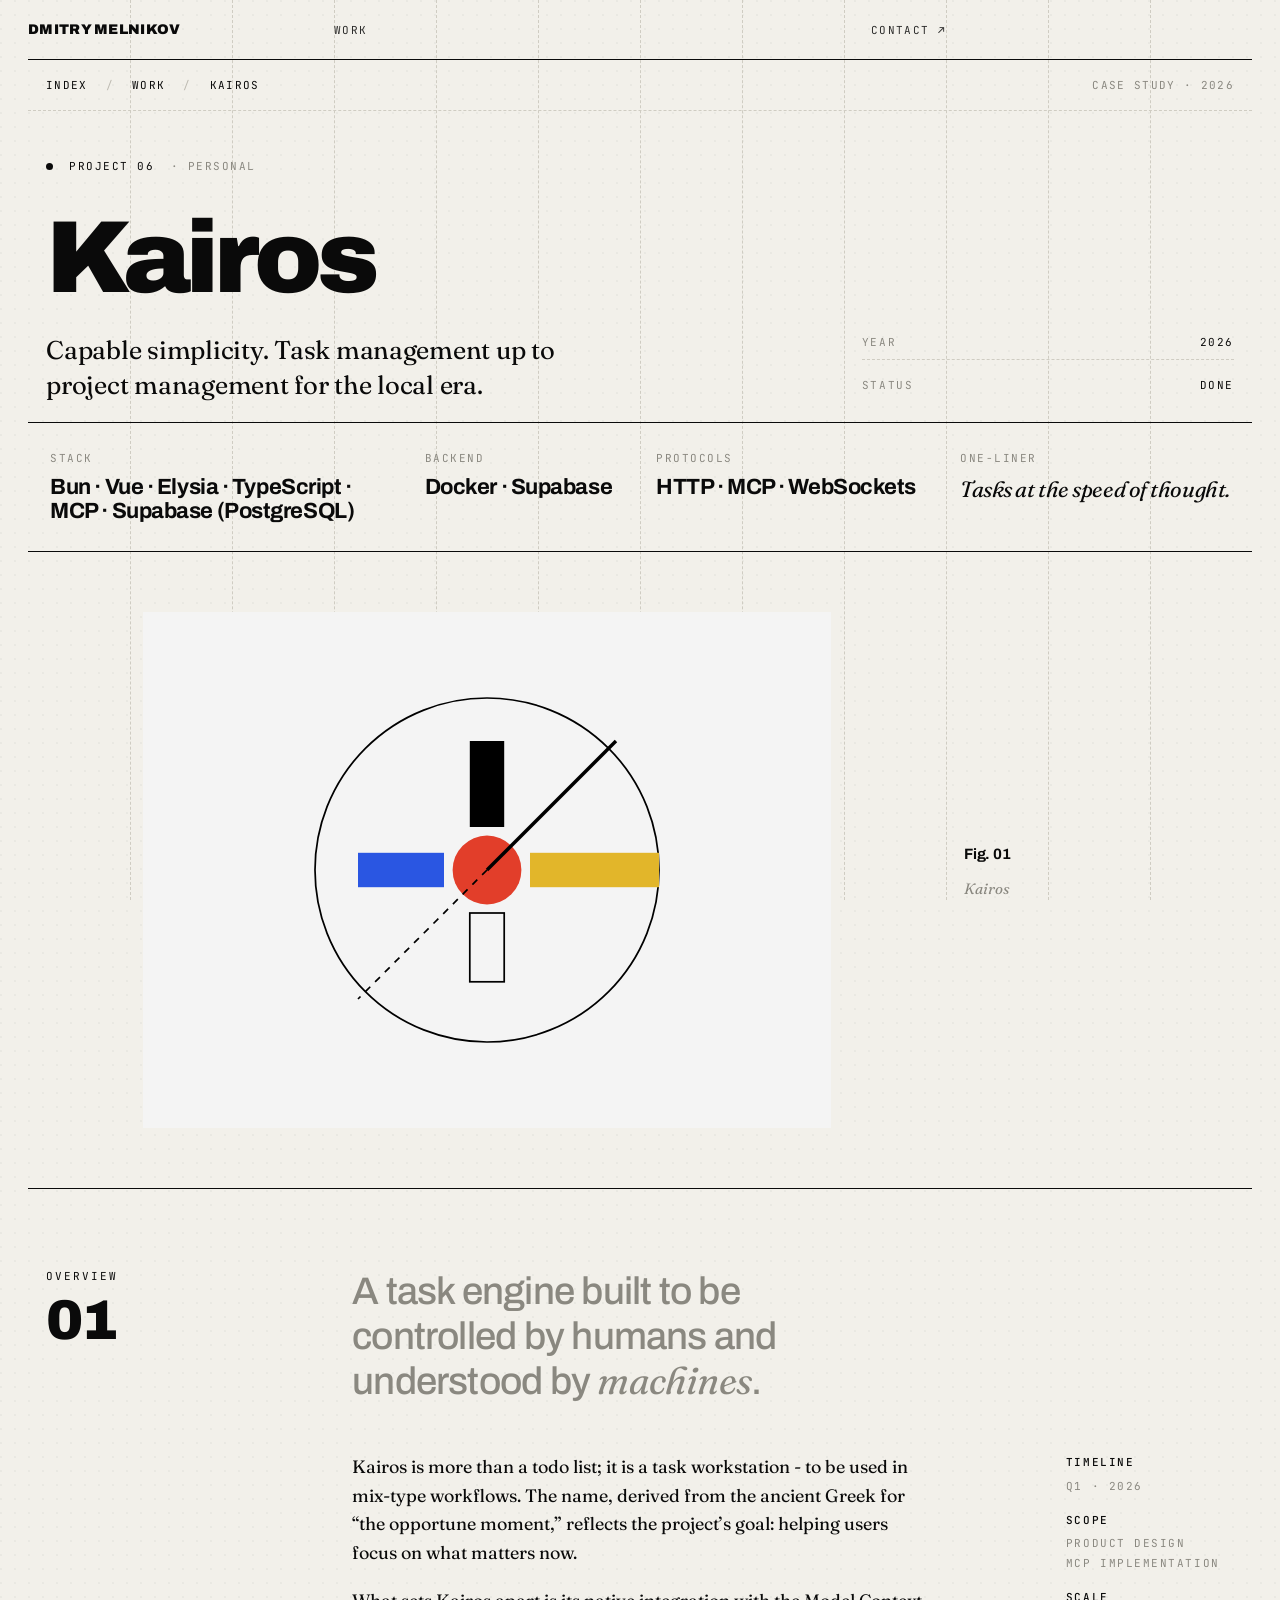
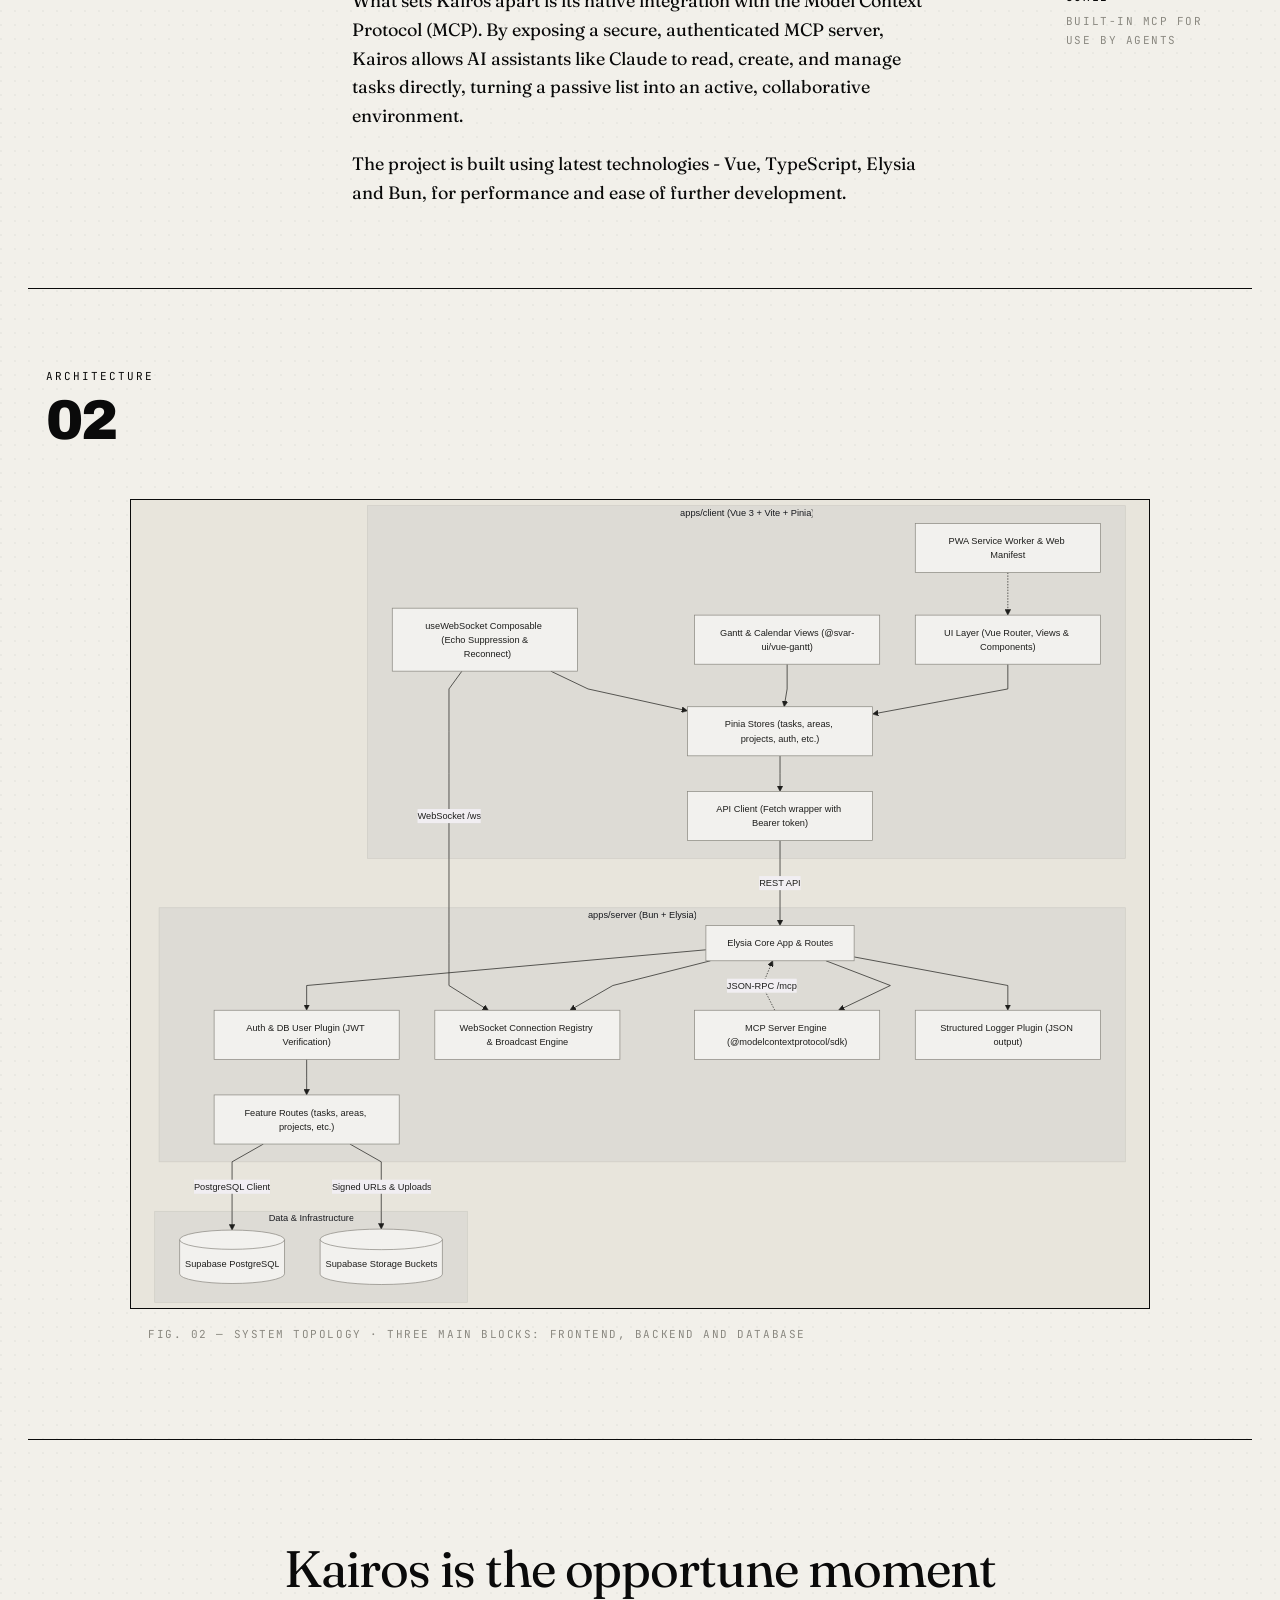
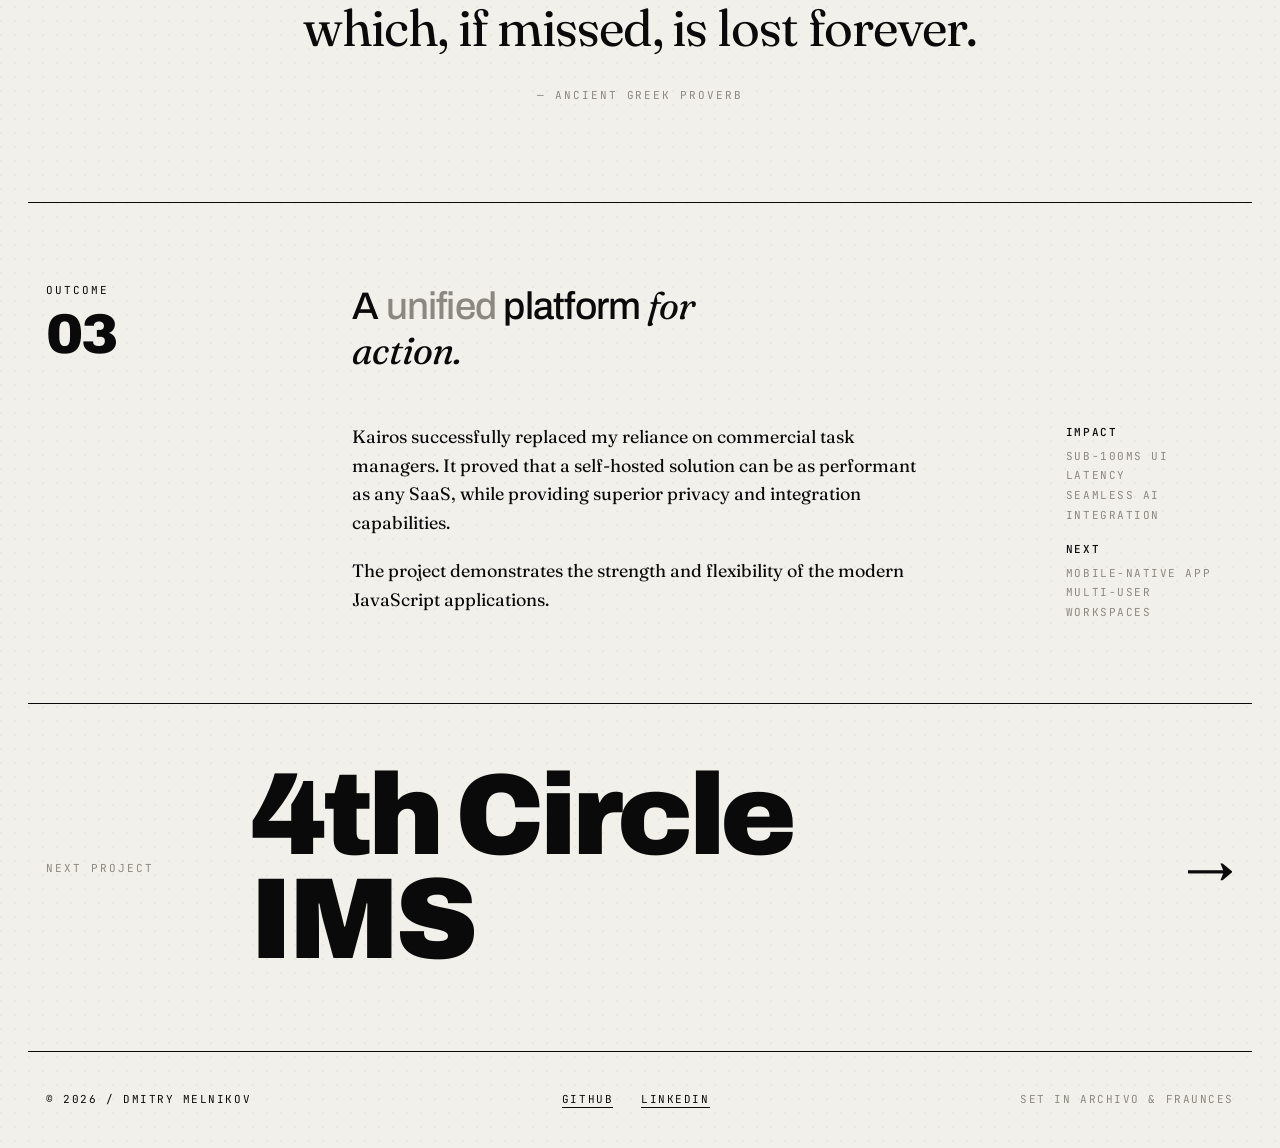
<file: work/kairos/index.html>
<!DOCTYPE html><html lang="en"> <head><meta charset="UTF-8"><meta name="viewport" content="width=device-width, initial-scale=1.0"><meta name="generator" content="Astro v6.4.5"><meta name="description" content="A self-hosted task management system with an integrated MCP server, calendar integration, Gantt charts with first-class support for agentic workflows."><link rel="icon" type="image/x-icon" href="/favicon.ico"><link rel="icon" type="image/png" sizes="32x32" href="/favicon-32.png"><link rel="icon" type="image/png" sizes="192x192" href="/favicon-192.png"><link rel="apple-touch-icon" sizes="180x180" href="/apple-touch-icon.png"><link rel="manifest" href="/site.webmanifest"><title>Kairos — Dmitry</title><link rel="preconnect" href="https://fonts.googleapis.com"><link rel="preconnect" href="https://fonts.gstatic.com" crossorigin><link rel="stylesheet" href="https://fonts.googleapis.com/css2?family=Archivo:wght@400;500;700;900&family=JetBrains+Mono:wght@400;500&family=Fraunces:ital,opsz,wght@0,9..144,400;0,9..144,500;1,9..144,400&display=swap"><script type="module">class p extends Error{constructor(r){super("Could not get the public IP address",r),this.name="IpNotFoundError"}}const l=(t,r)=>{if(!t||typeof t!="string")return!1;if(r==="v6")return/^[\da-f:]+$/i.test(t)&&t.includes(":");const e=t.split(".");return e.length===4&&e.every(n=>{const o=Number(n);return!Number.isNaN(o)&&o>=0&&o<=255})},d=(t,r)=>{if(r&&r.throwIfAborted(),!t&&!r)return;const e=[];return t&&e.push(AbortSignal.timeout(t)),r&&e.push(r),e.length===1?e[0]:AbortSignal.any(e)},f=async(t,r)=>{if(!r)return t;r.throwIfAborted();const e=new Promise((n,o)=>{r.addEventListener("abort",()=>o(r.reason),{once:!0})});return Promise.race([t,e])},h=async(t,r,e={})=>{const o=[...r,...e.fallbackUrls??[]].map(async s=>{const i=await fetch(s);if(!i.ok)throw new Error(`HTTP ${i.status}: ${i.statusText}`);const u=(await i.text()).trim();if(l(u,t))return u;throw new Error("Invalid IP")});try{return await Promise.any(o)}catch(s){const c=(s.errors??[]).at?.(-1)??s;throw new p({cause:c})}},m=(t,r,e)=>{const n=d(e.timeout,e.signal);return f(r(),n)},w={timeout:5e3,onlyHttps:!1},g={v4:["https://ipv4.icanhazip.com/","https://api.ipify.org/"],v6:["https://ipv6.icanhazip.com/","https://api6.ipify.org/"]},y=(t,r)=>(e={})=>{const n={...w,...e};return m(t,()=>r(t,n),n)},b=(t,r)=>h(t,g[t],r),v=y("v4",b),I="https://logger-api.mlnkv.net/api",E="6g2mfVJG7GGqg5M5";async function a(t,r,e,n=0){const o={timestamp:new Date().toISOString(),level:t,message:r,env:"production",context:e};try{!(await fetch(`${I}/v1/ingest`,{method:"POST",headers:{"content-type":"application/json","x-ingest-key":E},body:JSON.stringify(o),keepalive:!0})).ok&&n===0&&setTimeout(()=>a(t,r,e,1),500)}catch{n===0&&setTimeout(()=>a(t,r,e,1),500)}}function P(){v().then(t=>{const r=window.location.pathname,e=r==="/"?"homepage":r.replace(/^\/|\/$/g,"");a("info","page_loaded",{ip:t,domain:"visit",to:e,path:r,referrer:document.referrer||null})},()=>{const t=window.location.pathname,r=t==="/"?"homepage":t.replace(/^\/|\/$/g,"");a("info","page_loaded",{ip:null,domain:"visit",to:r,path:t,referrer:document.referrer||null})})}P();</script><script type="module">const e=document.getElementById("scrollToTop");window.onscroll=function(){document.body.scrollTop>window.innerHeight/2||document.documentElement.scrollTop>window.innerHeight/2?(e?.classList.add("visible"),e?.classList.remove("hidden")):(e?.classList.add("hidden"),e?.classList.remove("visible"))};</script><link rel="stylesheet" href="/_astro/Base.BFqmHQPo.css">
<link rel="stylesheet" href="/_astro/_slug_.BE7n2Sn3.css"></head> <body> <div class="grid-lines" aria-hidden="true"> <span></span><span></span><span></span><span></span> <span></span><span></span><span></span><span></span> <span></span><span></span><span></span><span></span> </div> <div class="shell"> <header class="topbar rise d1"> <a href="/" class="brand"> <!-- <span class="brand-mark" aria-hidden="true"></span> -->
DMITRY MELNIKOV
</a> <div class="nav-item"><a href="/#work">Work</a></div> <!-- <div class="nav-item"><a href="/writing">Writing</a></div> --> <div class="nav-item right"> <a href="https://www.linkedin.com/in/dmitry-melnikov-pm/">Contact ↗</a> </div> </header>   <nav class="crumb rise d1"> <div class="left"> <a href="/">Index</a> <span class="sep">/</span> <a href="/#work">Work</a> <span class="sep">/</span> <span>Kairos</span> </div> <div class="right">Case study · 2026</div> </nav>  <section class="p-hero"> <div class="p-hero-left"> <div class="p-hero-tag rise d2"> <span class="dot"></span> <span>Project 06</span> <span class="mute">· Personal</span> </div> <h1 class="project-title rise d2">Kairos</h1> <p class="project-sub rise d3">Capable simplicity. <span class="soft">Task management up to project management for the local era.</span></p> </div> <div class="p-hero-right rise d4">  <div class="row"> <span class="k">Year</span><span class="v">2026</span> </div> <div class="row"> <span class="k">Status</span><span class="v">Done</span> </div>  </div> </section>  <section class="strip"> <div class="strip-cell"> <div class="label">Stack</div> <div class="val">Bun · Vue · Elysia · TypeScript · MCP · Supabase (PostgreSQL)</div> </div> <div class="strip-cell"> <div class="label">Backend</div> <div class="val">Docker · Supabase</div> </div>  <div class="strip-cell"> <div class="label">Protocols</div> <div class="val">HTTP · MCP · WebSockets</div> </div> <div class="strip-cell"> <div class="label">One-liner</div> <div class="val serif">Tasks at the speed of thought.</div> </div> </section>  <section class="cover"> <div class="cover-art" style="background-image: url(/_astro/cover.B20Xx-eZ.svg)" aria-label="Kairos project mark."></div> <div class="cover-caption"> <strong>Fig. 01</strong> <p>Kairos</p> </div> </section> <section id="section" class="block" style> <div class="sec-head"> <div class="sec-num"> Overview <span class="big">01</span> </div> <h2 class="sec-title"> <span class="soft">A task engine built to be controlled by humans and understood by <span class="serif">machines</span>.</span> </h2> </div> <div class="prose"> <div class="prose-body"> <p>Kairos is more than a todo list; it is a task workstation - to be used in mix-type workflows. The name, derived from the ancient Greek for “the opportune moment,” reflects the project’s goal: helping users focus on what matters now.</p><p>What sets Kairos apart is its native integration with the Model Context Protocol (MCP). By exposing a secure, authenticated MCP server, Kairos allows AI assistants like Claude to read, create, and manage tasks directly, turning a passive list into an active, collaborative environment.</p><p>The project is built using latest technologies - Vue, TypeScript, Elysia and Bun, for performance and ease of further development.</p> </div> <div class="prose-side"> <p><strong>Timeline</strong>
Q1 · 2026
<strong>Scope</strong>
Product Design<br/>MCP Implementation
<strong>Scale</strong>
Built-in MCP for use by agents<br/></p> </div> </div> </section>
<section id="section" class="block" style> <div class="sec-head"> <div class="sec-num"> Architecture <span class="big">02</span> </div> <h2 class="sec-title">  </h2> </div> <div class="arch-wrap"> <div class="arch"> <img src="/_astro/architecture.kgrWq-71.svg" alt="Kairos architecture diagram showing Vue, Elysia and Supabase"> </div> <div class="arch-caption"> <span>Fig. 02 — System Topology · Three main blocks: frontend, backend and database</span> <span></span> </div> </div> </section>
<section class="quote-block"> <blockquote><p>Kairos is the opportune moment which, if missed, is lost forever.</p></blockquote> <div class="cite">— Ancient Greek Proverb</div> </section>
<section id="section" class="block" style> <div class="sec-head"> <div class="sec-num"> Outcome <span class="big">03</span> </div> <h2 class="sec-title"> <p>A <span class="soft">unified </span>platform <span class="serif">for action.</span></p> </h2> </div> <div class="prose"> <div class="prose-body"> <p>Kairos successfully replaced my reliance on commercial task managers. It proved that a self-hosted solution can be as performant as any SaaS, while providing superior privacy and integration capabilities.</p><p>The project demonstrates the strength and flexibility of the modern JavaScript applications.</p> </div> <div class="prose-side"> <p><strong>Impact</strong>
Sub-100ms UI latency<br/>Seamless AI integration
<strong>Next</strong>
Mobile-native app<br/>Multi-user workspaces</p> </div> </div> </section>  <a href="/work/4th-circle-ims" class="next"> <div class="next-label">Next project</div> <div class="next-name">4th Circle IMS</div> <div class="next-arrow">→</div> </a> <footer> <div class="foot"> <div>© 2026 / Dmitry Melnikov</div> <div class="foot-links"> <!-- <a href="mailto:hi@example.com">Email</a> --> <a href="https://github.com/d-mv/" target="_blank" rel="noopener">GitHub</a> <a href="https://www.linkedin.com/in/dmitry-melnikov-pm/" target="_blank" rel="noopener">LinkedIn</a> </div> <div class="foot-credit">Set in Archivo &amp; Fraunces</div> </div> </footer> </div> <button id="scrollToTop" class="scroll-top-button" onclick="window.scrollTo({ top: 0, behavior: 'smooth' })"> <img src="/up.svg" alt="Scroll to top"> </button> </body></html>
</file>
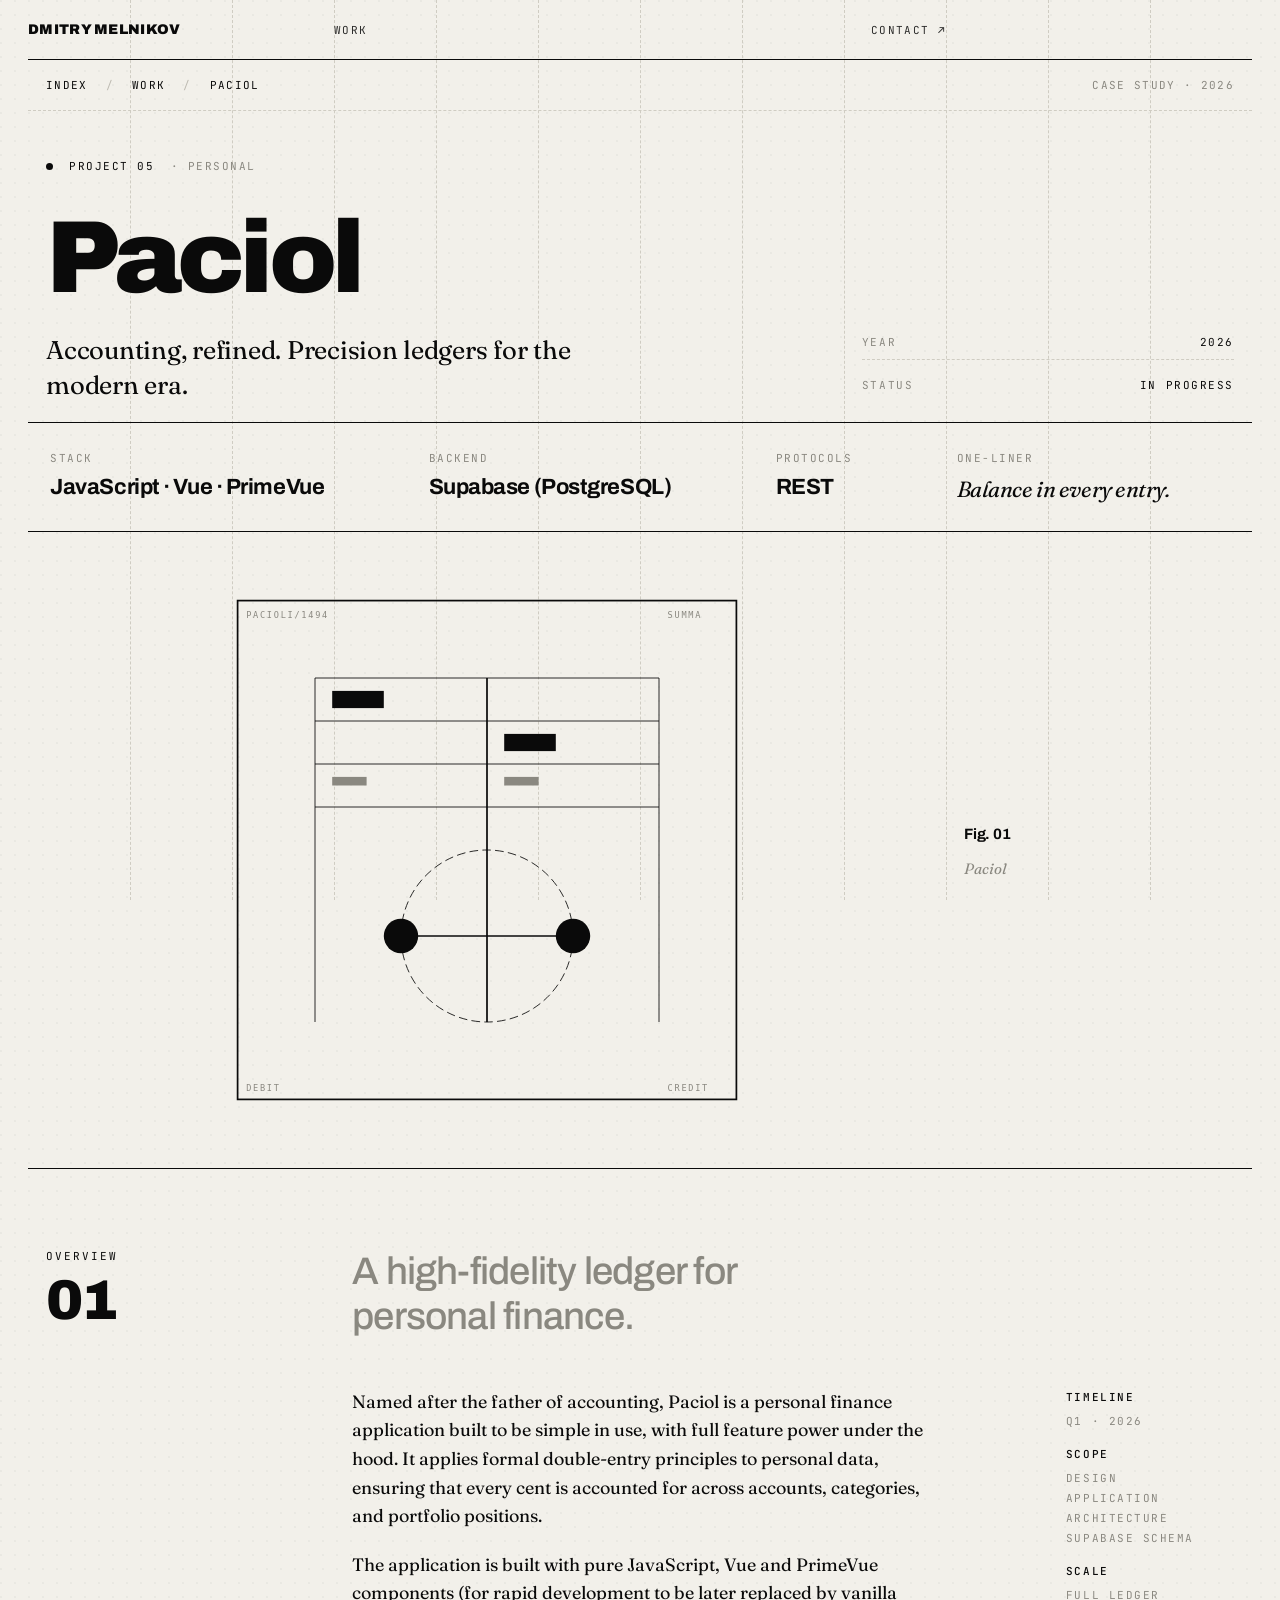
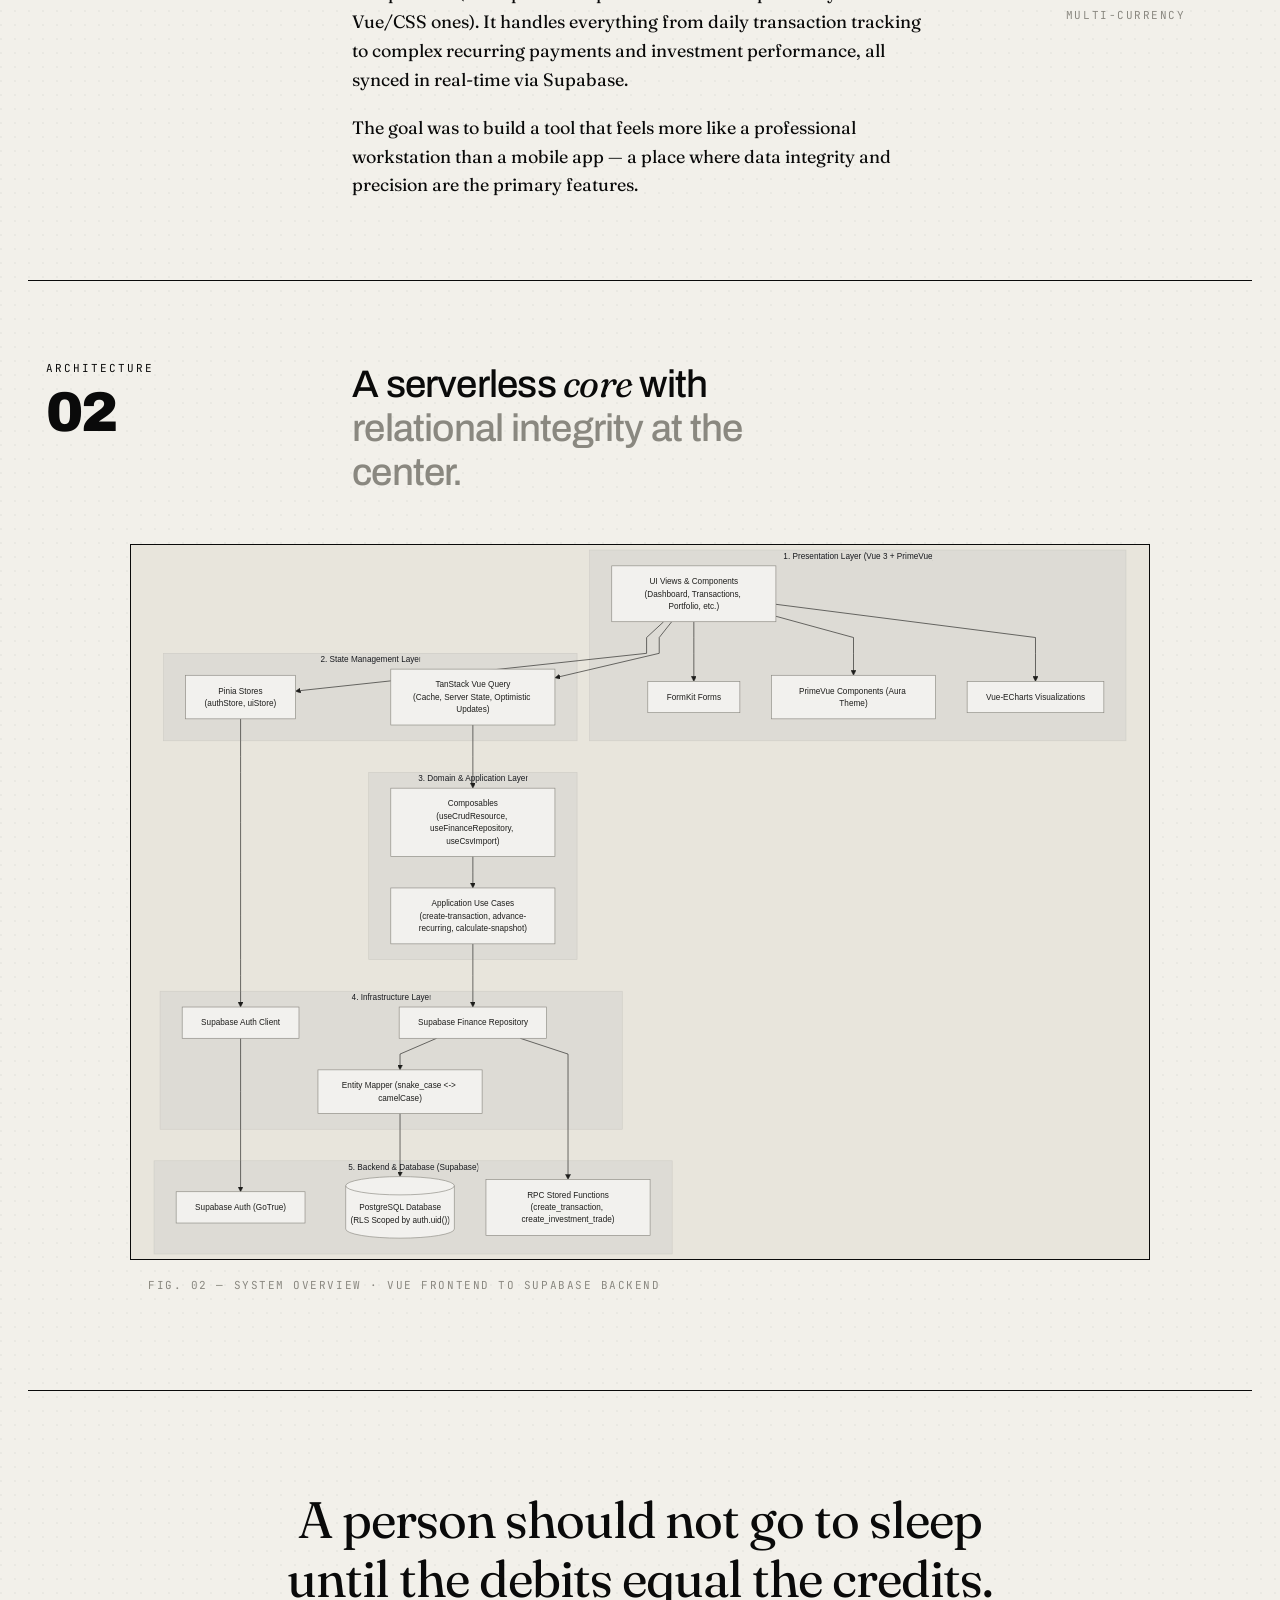
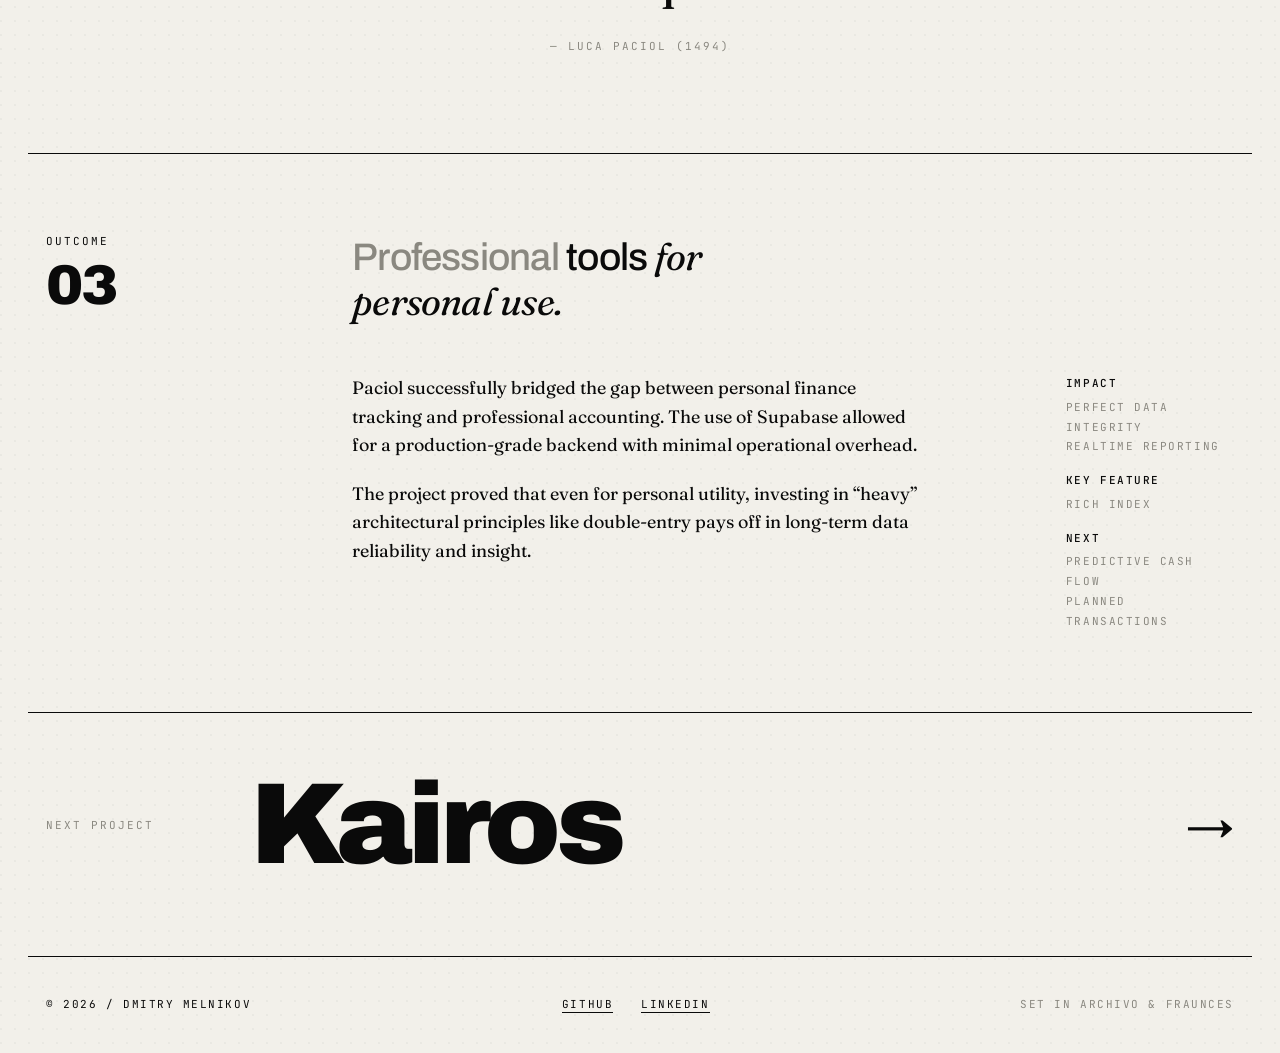
<file: work/paciol/index.html>
<!DOCTYPE html><html lang="en"> <head><meta charset="UTF-8"><meta name="viewport" content="width=device-width, initial-scale=1.0"><meta name="generator" content="Astro v6.4.5"><meta name="description" content="A precision financial management system built on double-entry principles, purely serverless."><link rel="icon" type="image/x-icon" href="/favicon.ico"><link rel="icon" type="image/png" sizes="32x32" href="/favicon-32.png"><link rel="icon" type="image/png" sizes="192x192" href="/favicon-192.png"><link rel="apple-touch-icon" sizes="180x180" href="/apple-touch-icon.png"><link rel="manifest" href="/site.webmanifest"><title>Paciol — Dmitry</title><link rel="preconnect" href="https://fonts.googleapis.com"><link rel="preconnect" href="https://fonts.gstatic.com" crossorigin><link rel="stylesheet" href="https://fonts.googleapis.com/css2?family=Archivo:wght@400;500;700;900&family=JetBrains+Mono:wght@400;500&family=Fraunces:ital,opsz,wght@0,9..144,400;0,9..144,500;1,9..144,400&display=swap"><script type="module">class p extends Error{constructor(r){super("Could not get the public IP address",r),this.name="IpNotFoundError"}}const l=(t,r)=>{if(!t||typeof t!="string")return!1;if(r==="v6")return/^[\da-f:]+$/i.test(t)&&t.includes(":");const e=t.split(".");return e.length===4&&e.every(n=>{const o=Number(n);return!Number.isNaN(o)&&o>=0&&o<=255})},d=(t,r)=>{if(r&&r.throwIfAborted(),!t&&!r)return;const e=[];return t&&e.push(AbortSignal.timeout(t)),r&&e.push(r),e.length===1?e[0]:AbortSignal.any(e)},f=async(t,r)=>{if(!r)return t;r.throwIfAborted();const e=new Promise((n,o)=>{r.addEventListener("abort",()=>o(r.reason),{once:!0})});return Promise.race([t,e])},h=async(t,r,e={})=>{const o=[...r,...e.fallbackUrls??[]].map(async s=>{const i=await fetch(s);if(!i.ok)throw new Error(`HTTP ${i.status}: ${i.statusText}`);const u=(await i.text()).trim();if(l(u,t))return u;throw new Error("Invalid IP")});try{return await Promise.any(o)}catch(s){const c=(s.errors??[]).at?.(-1)??s;throw new p({cause:c})}},m=(t,r,e)=>{const n=d(e.timeout,e.signal);return f(r(),n)},w={timeout:5e3,onlyHttps:!1},g={v4:["https://ipv4.icanhazip.com/","https://api.ipify.org/"],v6:["https://ipv6.icanhazip.com/","https://api6.ipify.org/"]},y=(t,r)=>(e={})=>{const n={...w,...e};return m(t,()=>r(t,n),n)},b=(t,r)=>h(t,g[t],r),v=y("v4",b),I="https://logger-api.mlnkv.net/api",E="6g2mfVJG7GGqg5M5";async function a(t,r,e,n=0){const o={timestamp:new Date().toISOString(),level:t,message:r,env:"production",context:e};try{!(await fetch(`${I}/v1/ingest`,{method:"POST",headers:{"content-type":"application/json","x-ingest-key":E},body:JSON.stringify(o),keepalive:!0})).ok&&n===0&&setTimeout(()=>a(t,r,e,1),500)}catch{n===0&&setTimeout(()=>a(t,r,e,1),500)}}function P(){v().then(t=>{const r=window.location.pathname,e=r==="/"?"homepage":r.replace(/^\/|\/$/g,"");a("info","page_loaded",{ip:t,domain:"visit",to:e,path:r,referrer:document.referrer||null})},()=>{const t=window.location.pathname,r=t==="/"?"homepage":t.replace(/^\/|\/$/g,"");a("info","page_loaded",{ip:null,domain:"visit",to:r,path:t,referrer:document.referrer||null})})}P();</script><script type="module">const e=document.getElementById("scrollToTop");window.onscroll=function(){document.body.scrollTop>window.innerHeight/2||document.documentElement.scrollTop>window.innerHeight/2?(e?.classList.add("visible"),e?.classList.remove("hidden")):(e?.classList.add("hidden"),e?.classList.remove("visible"))};</script><link rel="stylesheet" href="/_astro/Base.BFqmHQPo.css">
<link rel="stylesheet" href="/_astro/_slug_.BE7n2Sn3.css"></head> <body> <div class="grid-lines" aria-hidden="true"> <span></span><span></span><span></span><span></span> <span></span><span></span><span></span><span></span> <span></span><span></span><span></span><span></span> </div> <div class="shell"> <header class="topbar rise d1"> <a href="/" class="brand"> <!-- <span class="brand-mark" aria-hidden="true"></span> -->
DMITRY MELNIKOV
</a> <div class="nav-item"><a href="/#work">Work</a></div> <!-- <div class="nav-item"><a href="/writing">Writing</a></div> --> <div class="nav-item right"> <a href="https://www.linkedin.com/in/dmitry-melnikov-pm/">Contact ↗</a> </div> </header>   <nav class="crumb rise d1"> <div class="left"> <a href="/">Index</a> <span class="sep">/</span> <a href="/#work">Work</a> <span class="sep">/</span> <span>Paciol</span> </div> <div class="right">Case study · 2026</div> </nav>  <section class="p-hero"> <div class="p-hero-left"> <div class="p-hero-tag rise d2"> <span class="dot"></span> <span>Project 05</span> <span class="mute">· Personal</span> </div> <h1 class="project-title rise d2">Paciol</h1> <p class="project-sub rise d3">Accounting, refined. <span class="soft">Precision ledgers for the modern era.</span></p> </div> <div class="p-hero-right rise d4">  <div class="row"> <span class="k">Year</span><span class="v">2026</span> </div> <div class="row"> <span class="k">Status</span><span class="v">In progress</span> </div>  </div> </section>  <section class="strip"> <div class="strip-cell"> <div class="label">Stack</div> <div class="val">JavaScript · Vue · PrimeVue</div> </div> <div class="strip-cell"> <div class="label">Backend</div> <div class="val">Supabase (PostgreSQL)</div> </div>  <div class="strip-cell"> <div class="label">Protocols</div> <div class="val">REST</div> </div> <div class="strip-cell"> <div class="label">One-liner</div> <div class="val serif">Balance in every entry.</div> </div> </section>  <section class="cover"> <div class="cover-art" style="background-image: url(/_astro/cover.mvnIifBm.svg)" aria-label="Paciol project mark"></div> <div class="cover-caption"> <strong>Fig. 01</strong> <p>Paciol</p> </div> </section> <section id="section" class="block" style> <div class="sec-head"> <div class="sec-num"> Overview <span class="big">01</span> </div> <h2 class="sec-title"> <span class="soft">A high-fidelity ledger for personal finance.</span> </h2> </div> <div class="prose"> <div class="prose-body"> <p>Named after the father of accounting, Paciol is a personal finance application built to be simple in use, with full feature power under the hood. It applies formal double-entry principles to personal data, ensuring that every cent is accounted for across accounts, categories, and portfolio positions.</p><p>The application is built with pure JavaScript, Vue and PrimeVue components (for rapid development to be later replaced by vanilla Vue/CSS ones). It handles everything from daily transaction tracking to complex recurring payments and investment performance, all synced in real-time via Supabase.</p><p>The goal was to build a tool that feels more like a professional workstation than a mobile app — a place where data integrity and precision are the primary features.</p> </div> <div class="prose-side"> <p><strong>Timeline</strong>
Q1 · 2026
<strong>Scope</strong>
Design<br/>Application Architecture<br/>Supabase Schema
<strong>Scale</strong>
Full ledger<br/>Multi-currency</p> </div> </div> </section>
<section id="section" class="block" style> <div class="sec-head"> <div class="sec-num"> Architecture <span class="big">02</span> </div> <h2 class="sec-title"> <p>A serverless <span class="serif">core </span>with <span class="soft">relational integrity at the center.</span></p> </h2> </div> <div class="arch-wrap"> <div class="arch"> <img src="/_astro/architecture.1ehvtr_1.svg" alt="Paciol architecture diagram showing Supabase RLS and real-time sync"> </div> <div class="arch-caption"> <span>Fig. 02 — System overview · Vue frontend to Supabase backend</span> <span></span> </div> </div> </section>
<section class="quote-block"> <blockquote><p>A person should not go to sleep until the debits equal the credits.</p></blockquote> <div class="cite">— Luca Paciol (1494)</div> </section>
<section id="section" class="block" style> <div class="sec-head"> <div class="sec-num"> Outcome <span class="big">03</span> </div> <h2 class="sec-title"> <p><span class="soft">Professional </span>tools <span class="serif">for personal use.</span></p> </h2> </div> <div class="prose"> <div class="prose-body"> <p>Paciol successfully bridged the gap between personal finance tracking and professional accounting. The use of Supabase allowed for a production-grade backend with minimal operational overhead.</p><p>The project proved that even for personal utility, investing in “heavy” architectural principles like double-entry pays off in long-term data reliability and insight.</p> </div> <div class="prose-side"> <p><strong>Impact</strong>
Perfect data integrity<br/>Realtime reporting
<strong>Key feature</strong>
Rich index
<strong>Next</strong>
Predictive cash flow<br/>Planned transactions</p> </div> </div> </section>  <a href="/work/kairos" class="next"> <div class="next-label">Next project</div> <div class="next-name">Kairos</div> <div class="next-arrow">→</div> </a> <footer> <div class="foot"> <div>© 2026 / Dmitry Melnikov</div> <div class="foot-links"> <!-- <a href="mailto:hi@example.com">Email</a> --> <a href="https://github.com/d-mv/" target="_blank" rel="noopener">GitHub</a> <a href="https://www.linkedin.com/in/dmitry-melnikov-pm/" target="_blank" rel="noopener">LinkedIn</a> </div> <div class="foot-credit">Set in Archivo &amp; Fraunces</div> </div> </footer> </div> <button id="scrollToTop" class="scroll-top-button" onclick="window.scrollTo({ top: 0, behavior: 'smooth' })"> <img src="/up.svg" alt="Scroll to top"> </button> </body></html>
</file>
<file: _astro/Base.BFqmHQPo.css>
:root{--paper: #f2f0ea;--ink: #0a0a0a;--ink-soft: #1a1a1a;--mute: #8a8880;--mute-2: #bdbab1;--grid: #cfccc2;--panel: #e8e5dc;--gutter: clamp(16px, 2.2vw, 32px);--cell-pad-x: 18px;--cell-pad-y: 26px;--font-display: "Archivo", system-ui, sans-serif;--font-serif: "Fraunces", Georgia, serif;--font-mono: "JetBrains Mono", ui-monospace, monospace;--fs-mono-label: 11px;--fs-body: 16px;--fs-prose: clamp(17px, 1.4vw, 20px);--fs-section-title: clamp(24px, 3vw, 44px);--fs-display: clamp(64px, 12vw, 190px);--fs-display-mid: clamp(56px, 8vw, 156px);--fs-display-sm: clamp(48px, 9vw, 140px);--tr-mono: .14em;--tr-mono-tight: .12em;--tr-mono-wide: .18em;--tr-display-tight: -.045em;--tr-display-mid: -.02em;--lh-display: .88;--lh-prose: 1.6;--lh-mono: 1.7}*,*:before,*:after{box-sizing:border-box;margin:0;padding:0}html,body{background:var(--paper);color:var(--ink);font-family:var(--font-display);font-size:var(--fs-body);-webkit-font-smoothing:antialiased;text-rendering:optimizeLegibility}body{min-height:100vh;overflow-x:hidden;background-image:radial-gradient(circle at 1px 1px,rgba(10,10,10,.035) 1px,transparent 0);background-size:14px 14px}a{color:inherit}.shell{max-width:1600px;margin:0 auto;padding:0 var(--gutter);position:relative}.grid-lines{position:fixed;inset:0;pointer-events:none;z-index:0;max-width:1600px;margin:0 auto;padding:0 var(--gutter);display:grid;grid-template-columns:repeat(12,1fr)}.grid-lines>span{border-left:1px dashed var(--grid);height:100%}.grid-lines>span:first-child{border-left:none}.topbar{position:relative;z-index:2;display:grid;grid-template-columns:1fr 1fr 1fr 1fr;align-items:center;padding:22px 0;border-bottom:1px solid var(--ink);font-family:var(--font-mono);font-size:var(--fs-mono-label);letter-spacing:var(--tr-mono-tight);text-transform:uppercase}.topbar a{text-decoration:none;opacity:.85}.topbar a:hover{opacity:1}.brand{display:flex;align-items:center;gap:10px;font-family:var(--font-display);font-weight:900;font-size:14px;letter-spacing:.02em;text-decoration:none;opacity:1!important;white-space:nowrap}.brand-mark{width:18px;height:18px;border-radius:50%;background:var(--ink);position:relative;display:inline-block}.brand-mark:after{content:"";position:absolute;inset:3px 0 3px 9px;background:var(--paper)}.nav-item.right{justify-self:end}.scroll-top-button{position:fixed;bottom:20px;right:20px;background:transparent;border:none;border-radius:50%;width:40px;height:40px;align-items:center;justify-content:center;cursor:pointer;opacity:.7;z-index:100}.hidden{display:none}.visible{display:flex}.scroll-top-button:hover{opacity:1}.scroll-top-button img{width:16px;height:16px}footer{position:relative;z-index:1;padding:40px 0;display:grid;grid-template-columns:repeat(12,1fr)}.foot{grid-column:1 / span 12;padding:0 var(--cell-pad-x);display:flex;justify-content:space-between;font-family:var(--font-mono);font-size:var(--fs-mono-label);letter-spacing:var(--tr-mono);text-transform:uppercase}.foot a{text-decoration:none;border-bottom:1px solid currentColor;padding-bottom:1px}.foot .foot-links{display:flex;gap:28px}.foot .foot-credit{color:var(--mute)}section.block{position:relative;z-index:1;padding:80px 0;border-bottom:1px solid var(--ink)}.sec-head{display:grid;grid-template-columns:repeat(12,1fr);padding:0 0 50px}.sec-num{grid-column:1 / span 3;padding:0 var(--cell-pad-x);font-family:var(--font-mono);font-size:var(--fs-mono-label);letter-spacing:var(--tr-mono-wide);text-transform:uppercase}.sec-num .big{display:block;font-family:var(--font-display);font-weight:900;font-size:56px;letter-spacing:-.04em;line-height:1;margin-top:10px}.sec-title{grid-column:4 / span 9;padding:0 var(--cell-pad-x);font-family:var(--font-display);font-weight:500;font-size:var(--fs-section-title);line-height:1.15;letter-spacing:var(--tr-display-mid);max-width:22ch}.sec-title .soft{color:var(--mute)}.sec-title .serif{font-family:var(--font-serif);font-style:italic;font-weight:400}.prose{display:grid;grid-template-columns:repeat(12,1fr)}.prose-body{grid-column:4 / span 6;padding:0 var(--cell-pad-x);font-family:var(--font-serif);font-size:var(--fs-prose);line-height:var(--lh-prose)}.prose-body p+p{margin-top:1.1em}.prose-body em{font-style:italic}.prose-body a{text-decoration:underline;text-underline-offset:4px;text-decoration-thickness:1px}.prose-side{grid-column:11 / span 2;padding:0 var(--cell-pad-x);font-family:var(--font-mono);font-size:var(--fs-mono-label);letter-spacing:var(--tr-mono);text-transform:uppercase;line-height:1.8;color:var(--mute)}.prose-side strong{display:block;color:var(--ink);font-weight:500;margin-bottom:4px;margin-top:14px}.prose-side strong:first-child{margin-top:0}@keyframes rise{0%{opacity:0;transform:translateY(20px)}to{opacity:1;transform:none}}.rise{opacity:0;animation:rise .9s cubic-bezier(.2,.7,.2,1) forwards}.d1{animation-delay:.05s}.d2{animation-delay:.15s}.d3{animation-delay:.28s}.d4{animation-delay:.42s}.d5{animation-delay:.58s}@keyframes spin{to{transform:rotate(360deg)}}.spin-slow{transform-origin:center;animation:spin 40s linear infinite}@media(max-width:900px){.topbar{grid-template-columns:1fr 1fr;gap:12px}.topbar .nav-item:nth-child(2),.topbar .nav-item:nth-child(3){display:none}.sec-head{grid-template-columns:1fr}.sec-num,.sec-title{grid-column:1 / -1;padding:0 4px}.sec-title{margin-top:20px}.prose{grid-template-columns:1fr}.prose-body,.prose-side{grid-column:1 / -1;padding:0 4px}.prose-side{margin-top:30px}.foot{flex-direction:column;gap:10px}}
</file>
<file: _astro/index.BCP8tV6h.css>
.hero{position:relative;z-index:1;display:grid;grid-template-columns:repeat(12,1fr);min-height:50vh;border-bottom:1px solid var(--ink)}.hero-cell{position:relative;padding:26px 18px;gap:10px}.bauhaus-graph{margin-inline-start:-100%}.kicker{grid-column:1 / span 4;display:flex;flex-direction:column;justify-content:space-between;min-height:100%;border-right:1px dashed var(--grid)}.kicker .tag{font-family:var(--font-mono);font-size:var(--fs-mono-label);letter-spacing:var(--tr-mono);text-transform:uppercase;line-height:1.5}.kicker .tag small{display:block;color:var(--mute);margin-top:6px}.hero-center{grid-column:5 / span 4;border-right:1px dashed var(--grid);display:flex;align-items:center;justify-content:center;padding:40px 20px}.hero-right{grid-column:9 / span 4;display:flex;flex-direction:column;justify-content:space-between;padding:26px 18px 26px 24px}.hero-right .scroll{align-self:flex-end;font-family:var(--font-mono);font-size:var(--fs-mono-label);letter-spacing:var(--tr-mono);text-transform:uppercase;display:flex;align-items:center;gap:10px}.hero-right .scroll .line{display:inline-block;width:42px;height:1px;background:var(--ink)}.lede{font-family:var(--font-serif);font-weight:400;font-size:clamp(18px,1.6vw,22px);line-height:1.45;max-width:38ch;letter-spacing:-.005em}.lede em{font-style:italic;text-decoration:underline;text-underline-offset:5px;text-decoration-thickness:1px}.headline-row{position:relative;z-index:1;border-bottom:1px solid var(--ink);padding:40px 0 48px;display:grid;grid-template-columns:repeat(12,1fr)}.headline{grid-column:1 / span 8;padding:0 var(--cell-pad-x);font-family:var(--font-display);font-weight:900;font-size:var(--fs-display);line-height:var(--lh-display);letter-spacing:var(--tr-display-tight)}.headline .serif{font-family:var(--font-serif);font-style:italic;font-weight:400;letter-spacing:-.03em}.headline-meta{grid-column:10 / span 3;align-self:end;padding:0 var(--cell-pad-x);font-family:var(--font-mono);font-size:var(--fs-mono-label);letter-spacing:var(--tr-mono);text-transform:uppercase;line-height:1.7}.headline-meta .dot{display:inline-block;width:7px;height:7px;border-radius:50%;background:var(--ink);margin-right:8px;vertical-align:middle}.composition{width:min(320px,85%);aspect-ratio:1 / 1;position:relative}.comp-square{position:absolute;inset:0;border:1.5px solid var(--ink)}.comp-circle{position:absolute;left:8%;top:12%;width:68%;aspect-ratio:1;border-radius:50%;background:var(--ink)}.comp-tri{position:absolute;right:-6%;bottom:-2%;width:0;height:0;border-left:80px solid transparent;border-right:80px solid transparent;border-bottom:140px solid var(--ink);transform:rotate(18deg)}.comp-bar{position:absolute;left:-8%;bottom:22%;width:42%;height:10px;background:var(--mute)}.comp-ring{position:absolute;right:6%;top:6%;width:34%;aspect-ratio:1;border-radius:50%;border:1.5px solid var(--ink);background:var(--paper);animation:spin 24s linear infinite;transform-origin:center}.projects{border-top:1px solid var(--ink)}.project{display:grid;grid-template-columns:80px 1fr 1.2fr 200px 80px;align-items:center;padding:26px 18px;border-bottom:1px solid var(--ink);gap:20px;position:relative;cursor:pointer;text-decoration:none;color:inherit;transition:background .3s ease,color .3s ease,padding .3s ease;overflow:hidden}.project:before{content:"";position:absolute;left:0;top:0;bottom:0;width:0;background:var(--ink);transition:width .45s cubic-bezier(.7,.01,.3,1);z-index:-1}.project:hover{color:var(--paper);padding-left:32px}.project:hover:before{width:100%}.project:hover .p-arrow{transform:translate(6px)}.p-num{font-family:var(--font-mono);font-size:13px;letter-spacing:.08em;opacity:.7}.p-name{font-family:var(--font-display);font-weight:700;font-size:clamp(20px,2.2vw,30px);letter-spacing:var(--tr-display-mid)}.p-name .serif{font-family:var(--font-serif);font-style:italic;font-weight:400}.p-desc{font-family:var(--font-display);font-size:14px;line-height:1.45;color:var(--mute);max-width:50ch}.project:hover .p-desc{color:var(--mute-2)}.p-meta{font-family:var(--font-mono);font-size:var(--fs-mono-label);letter-spacing:var(--tr-mono-tight);text-transform:uppercase;display:flex;flex-direction:column;gap:4px}.p-meta span:last-child{color:var(--mute)}.project:hover .p-meta span:last-child{color:var(--mute-2)}.p-arrow{justify-self:end;font-family:var(--font-display);font-size:22px;transition:transform .3s ease}.about{display:grid;grid-template-columns:repeat(12,1fr);padding:10px 0 0}.about-copy{grid-column:4 / span 6;padding:0 var(--cell-pad-x);font-family:var(--font-serif);font-size:clamp(18px,1.5vw,22px);line-height:1.55}.about-copy p+p{margin-top:1em}.about-copy em{font-style:italic}.about-meta{grid-column:11 / span 2;padding:0 var(--cell-pad-x);font-family:var(--font-mono);font-size:var(--fs-mono-label);letter-spacing:var(--tr-mono);text-transform:uppercase;line-height:1.8;color:var(--mute)}.about-meta strong{display:block;color:var(--ink);font-weight:500;margin-bottom:4px;margin-top:14px}.about-meta strong:first-child{margin-top:0}.foot-big{grid-column:1 / span 12;padding:0 var(--cell-pad-x) 40px;font-family:var(--font-display);font-weight:900;font-size:var(--fs-display-sm);line-height:.9;letter-spacing:var(--tr-display-tight);position:relative;width:fit-content;display:flex}.foot-big .serif{font-family:var(--font-serif);font-style:italic;font-weight:400}.foot-meta{grid-column:1 / span 12;padding:20px var(--cell-pad-x) 0;border-top:1px solid var(--ink);display:flex;justify-content:space-between;font-family:var(--font-mono);font-size:var(--fs-mono-label);letter-spacing:var(--tr-mono);text-transform:uppercase}.foot-meta a{color:var(--ink);text-decoration:none;border-bottom:1px solid var(--ink);padding-bottom:1px}.click{width:var(--fs-display-sm)}@media(max-width:900px){.hero{grid-template-columns:repeat(6,1fr);min-height:auto}.kicker{grid-column:1 / -1;border-right:none;border-bottom:1px dashed var(--grid);padding:24px 4px}.hero-cell{gap:24px}.hero-center{grid-column:1 / -1;border-right:none;border-bottom:1px dashed var(--grid);padding:40px 0}.hero-right{grid-column:1 / -1;padding:24px 4px;gap:24px}.headline{grid-column:1 / -1;font-size:clamp(54px,14vw,120px)}.headline-meta{grid-column:1 / -1;padding-top:20px}.project{grid-template-columns:60px 1fr 40px;gap:12px}.p-desc,.p-meta{display:none}.about{grid-template-columns:1fr}.about-copy,.about-meta{grid-column:1 / -1;padding:0 4px}.about-meta{margin-top:30px}.foot-meta{flex-direction:column;gap:10px}.bauhaus-graph{display:none}}
</file>
<file: _astro/_slug_.BE7n2Sn3.css>
.crumb{position:relative;z-index:1;display:grid;grid-template-columns:repeat(12,1fr);padding:18px 0;border-bottom:1px dashed var(--grid);font-family:var(--font-mono);font-size:var(--fs-mono-label);letter-spacing:var(--tr-mono-tight);text-transform:uppercase}.crumb .left{grid-column:1 / span 6;padding:0 var(--cell-pad-x);display:flex;gap:18px;align-items:center}.crumb .right{grid-column:7 / span 6;padding:0 var(--cell-pad-x);text-align:right;color:var(--mute)}.crumb a{text-decoration:none}.crumb .sep{color:var(--mute-2)}.p-hero{position:relative;z-index:1;display:grid;grid-template-columns:repeat(12,1fr);border-bottom:1px solid var(--ink);padding:48px 0 20px}.p-hero-left{grid-column:1 / span 8;padding:0 var(--cell-pad-x)}.p-hero-tag{font-family:var(--font-mono);font-size:var(--fs-mono-label);letter-spacing:var(--tr-mono);text-transform:uppercase;margin-bottom:40px;display:flex;gap:16px;align-items:center}.p-hero-tag .dot{width:7px;height:7px;border-radius:50%;background:var(--ink);display:inline-block}.p-hero-tag .mute{color:var(--mute)}.project-title{font-family:var(--font-display);font-weight:900;font-size:var(--fs-display-mid);line-height:var(--lh-display);letter-spacing:var(--tr-display-tight);margin-bottom:30px}.project-title .serif{font-family:var(--font-serif);font-style:italic;font-weight:400}.project-sub{font-family:var(--font-serif);font-weight:400;font-size:clamp(20px,2vw,30px);line-height:1.35;max-width:32ch;letter-spacing:-.01em}.project-sub em{font-style:italic;text-decoration:underline;text-underline-offset:5px;text-decoration-thickness:1px}.p-hero-right{grid-column:9 / span 4;padding:0 var(--cell-pad-x);display:flex;flex-direction:column;justify-content:flex-end;gap:18px;font-family:var(--font-mono);font-size:var(--fs-mono-label);letter-spacing:var(--tr-mono);text-transform:uppercase}.p-hero-right .row{display:flex;justify-content:space-between;gap:12px;padding-bottom:10px;border-bottom:1px dashed var(--grid)}.p-hero-right .row:last-child{border-bottom:none}.p-hero-right .k{color:var(--mute)}.p-hero-right .v{text-align:right}.p-icon{height:90px;aspect-ratio:1 / 1;background-position:center;background-size:contain;background-repeat:no-repeat;margin-bottom:30px;width:fit-content;margin-inline:auto;border-radius:8px;box-shadow:1px 1px 2px 1px #0000001a}.strip{position:relative;z-index:1;display:grid;grid-template-columns:repeat(4,auto);border-bottom:1px solid var(--ink)}.strip-cell{padding:28px 22px;font-family:var(--font-mono);font-size:var(--fs-mono-label);letter-spacing:var(--tr-mono);text-transform:uppercase}.strip-cell .label{color:var(--mute);margin-bottom:10px}.strip-cell .val{font-family:var(--font-display);font-weight:700;font-size:22px;letter-spacing:var(--tr-display-mid);text-transform:none}.strip-cell .val.serif{font-family:var(--font-serif);font-style:italic;font-weight:400}.cover{position:relative;z-index:1;border-bottom:1px solid var(--ink);padding:60px 0;display:grid;grid-template-columns:repeat(12,1fr);align-items:center;min-height:50vh}.screenshots{display:flex;flex-flow:column nowrap}.cover-art{height:fit-content;background-position:center;background-size:cover;background-size:contain;background-repeat:no-repeat;grid-column:1 / span 9;aspect-ratio:16 / 9;position:relative;padding:0 var(--cell-pad-x)}.cover-art svg,.cover-art img{width:100%;height:100%;display:block}.cover-caption{grid-column:10 / span 3;padding:0 var(--cell-pad-x);font-family:var(--font-mono);font-size:var(--fs-mono-label);letter-spacing:var(--tr-mono);text-transform:uppercase;line-height:1.8}.cover-caption strong{display:block;font-family:var(--font-display);font-weight:700;text-transform:none;letter-spacing:-.01em;font-size:15px;margin-bottom:10px}.cover-caption p{color:var(--mute);text-transform:none;letter-spacing:0;font-family:var(--font-serif);font-size:15px;line-height:1.5;font-style:italic}.decisions{border-top:1px solid var(--ink)}.decision{display:grid;grid-template-columns:80px 1fr 1.4fr;padding:30px 18px;gap:28px;border-bottom:1px solid var(--ink);align-items:baseline}.decision .d-num{font-family:var(--font-mono);font-size:13px;letter-spacing:.08em;opacity:.6}.decision .d-name{font-family:var(--font-display);font-weight:700;font-size:clamp(20px,2vw,28px);letter-spacing:var(--tr-display-mid);line-height:1.2}.decision .d-name .serif{font-family:var(--font-serif);font-style:italic;font-weight:400}.decision .d-body{font-family:var(--font-serif);font-size:17px;line-height:1.55}.decision .d-body .tag{display:inline-block;margin-top:12px;font-family:var(--font-mono);font-size:10px;letter-spacing:var(--tr-mono);text-transform:uppercase;color:var(--mute)}.arch-wrap{display:grid;grid-template-columns:repeat(12,1fr)}.arch{grid-column:2 / span 10;padding:0 var(--cell-pad-x);border:1px solid var(--ink);background:var(--panel);position:relative;overflow:hidden}.arch svg,.arch img{display:block;width:100%;height:auto}.arch-caption{grid-column:2 / span 10;padding:18px;font-family:var(--font-mono);font-size:var(--fs-mono-label);letter-spacing:var(--tr-mono);text-transform:uppercase;color:var(--mute);display:flex;justify-content:space-between}.gallery{display:grid;grid-template-columns:repeat(12,1fr);gap:1px;background:var(--ink);border-top:1px solid var(--ink);border-bottom:1px solid var(--ink)}.gal-tile{grid-column:span 6;background:var(--panel);aspect-ratio:16 / 10;padding:30px;position:relative;display:flex;flex-direction:column;justify-content:space-between;overflow:hidden}.gal-tile.wide{grid-column:span 12;aspect-ratio:auto;min-height:420px}.gal-tile .g-num{font-family:var(--font-mono);font-size:var(--fs-mono-label);letter-spacing:var(--tr-mono);text-transform:uppercase;color:var(--mute)}.gal-tile .g-name{font-family:var(--font-display);font-weight:700;font-size:20px;letter-spacing:var(--tr-display-mid)}.gal-tile .g-art{position:absolute;inset:0;display:flex;align-items:center;justify-content:center;pointer-events:none}.gal-tile .g-art svg,.gal-tile .g-art img{width:60%;height:auto;max-height:70%;object-fit:contain}.quote-block{padding:100px 0;text-align:center;display:grid;grid-template-columns:repeat(12,1fr);border-bottom:1px solid var(--ink)}.quote-block blockquote{grid-column:3 / span 8;padding:0 var(--cell-pad-x);font-family:var(--font-serif);font-weight:400;font-size:clamp(28px,4vw,54px);line-height:1.15;letter-spacing:var(--tr-display-mid)}.quote-block blockquote em{font-style:italic}.quote-block .cite{grid-column:3 / span 8;padding:30px var(--cell-pad-x) 0;font-family:var(--font-mono);font-size:var(--fs-mono-label);letter-spacing:var(--tr-mono-wide);text-transform:uppercase;color:var(--mute)}.next{position:relative;z-index:1;padding:60px 0 80px;border-bottom:1px solid var(--ink);display:grid;grid-template-columns:repeat(12,1fr);align-items:end;cursor:pointer;text-decoration:none;color:inherit;transition:background .4s ease,color .4s ease}.next:hover{background:var(--ink);color:var(--paper)}.next-label{grid-column:1 / span 2;padding:0 var(--cell-pad-x);font-family:var(--font-mono);font-size:var(--fs-mono-label);letter-spacing:var(--tr-mono-wide);text-transform:uppercase;color:var(--mute);align-self:center}.next:hover .next-label{color:var(--mute-2)}.next-name{grid-column:3 / span 8;align-self:center;padding:0 var(--cell-pad-x);font-family:var(--font-display);font-weight:900;font-size:var(--fs-display-sm);letter-spacing:var(--tr-display-tight);line-height:.9}.next-name .serif{font-family:var(--font-serif);font-style:italic;font-weight:400}.next-arrow{grid-column:11 / span 2;padding:0 var(--cell-pad-x);justify-self:end;font-family:var(--font-display);font-size:48px;line-height:1;transition:transform .4s ease;align-self:center}.next:hover .next-arrow{transform:translate(14px)}@media(max-width:900px){.crumb{grid-template-columns:1fr}.crumb .left,.crumb .right{grid-column:1 / -1;padding:6px 4px;text-align:left}.p-hero{grid-template-columns:1fr;padding:30px 0}.p-hero-left,.p-hero-right{grid-column:1 / -1;padding:0 4px;margin-top:20px}.strip{grid-template-columns:1fr 1fr}.strip-cell:nth-child(2){border-right:none}.strip-cell{border-bottom:1px dashed var(--grid)}.cover{grid-template-columns:1fr;padding:40px 0}.cover-art,.cover-caption{grid-column:1 / -1;padding:0 4px}.cover-caption{margin-top:30px}.decision{grid-template-columns:1fr;gap:10px;padding:22px 4px}.arch{grid-column:1 / -1;padding:0 4px}.arch-caption{grid-column:1 / -1;padding:14px 4px;flex-direction:column;gap:6px}.gal-tile{grid-column:span 12;aspect-ratio:16 / 10}.quote-block blockquote,.quote-block .cite{grid-column:1 / -1;padding:0 4px}.next{grid-template-columns:1fr}.next-label,.next-name,.next-arrow{grid-column:1 / -1;padding:6px 4px;justify-self:start}}
</file>
